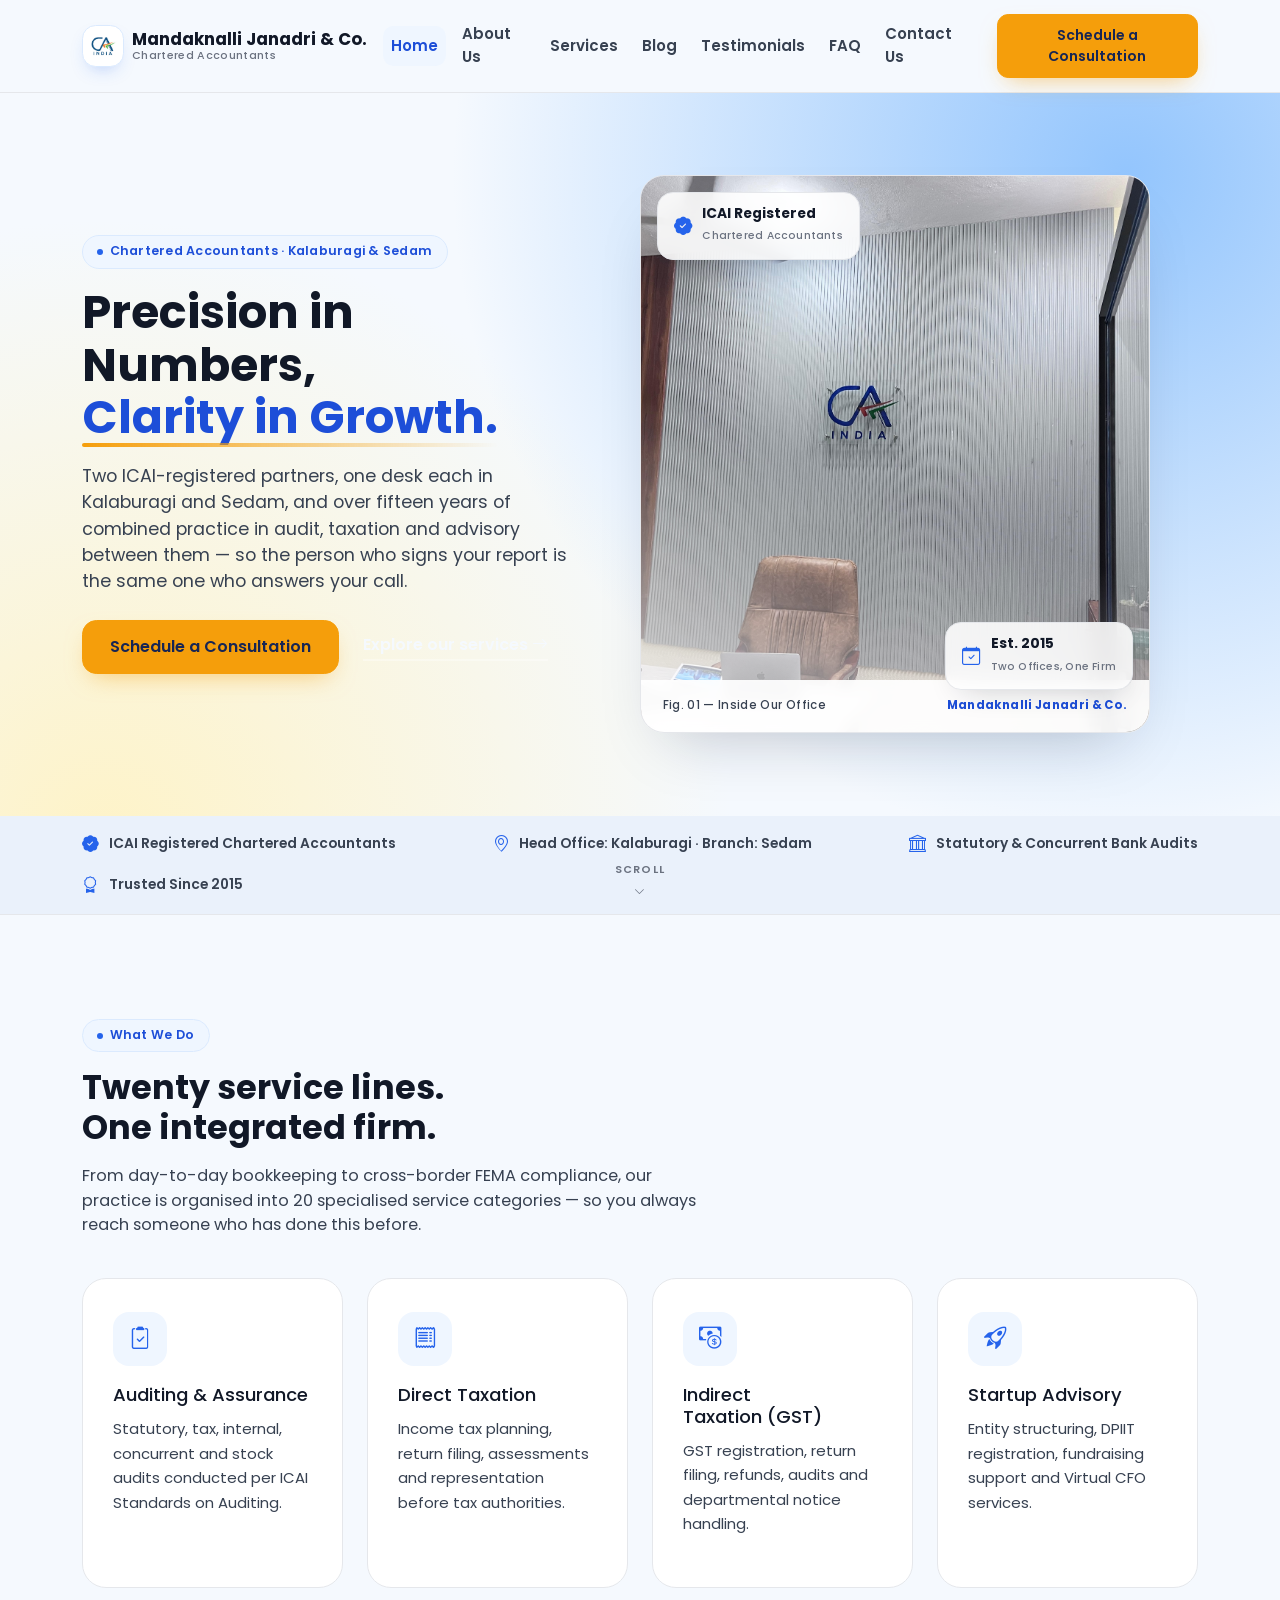
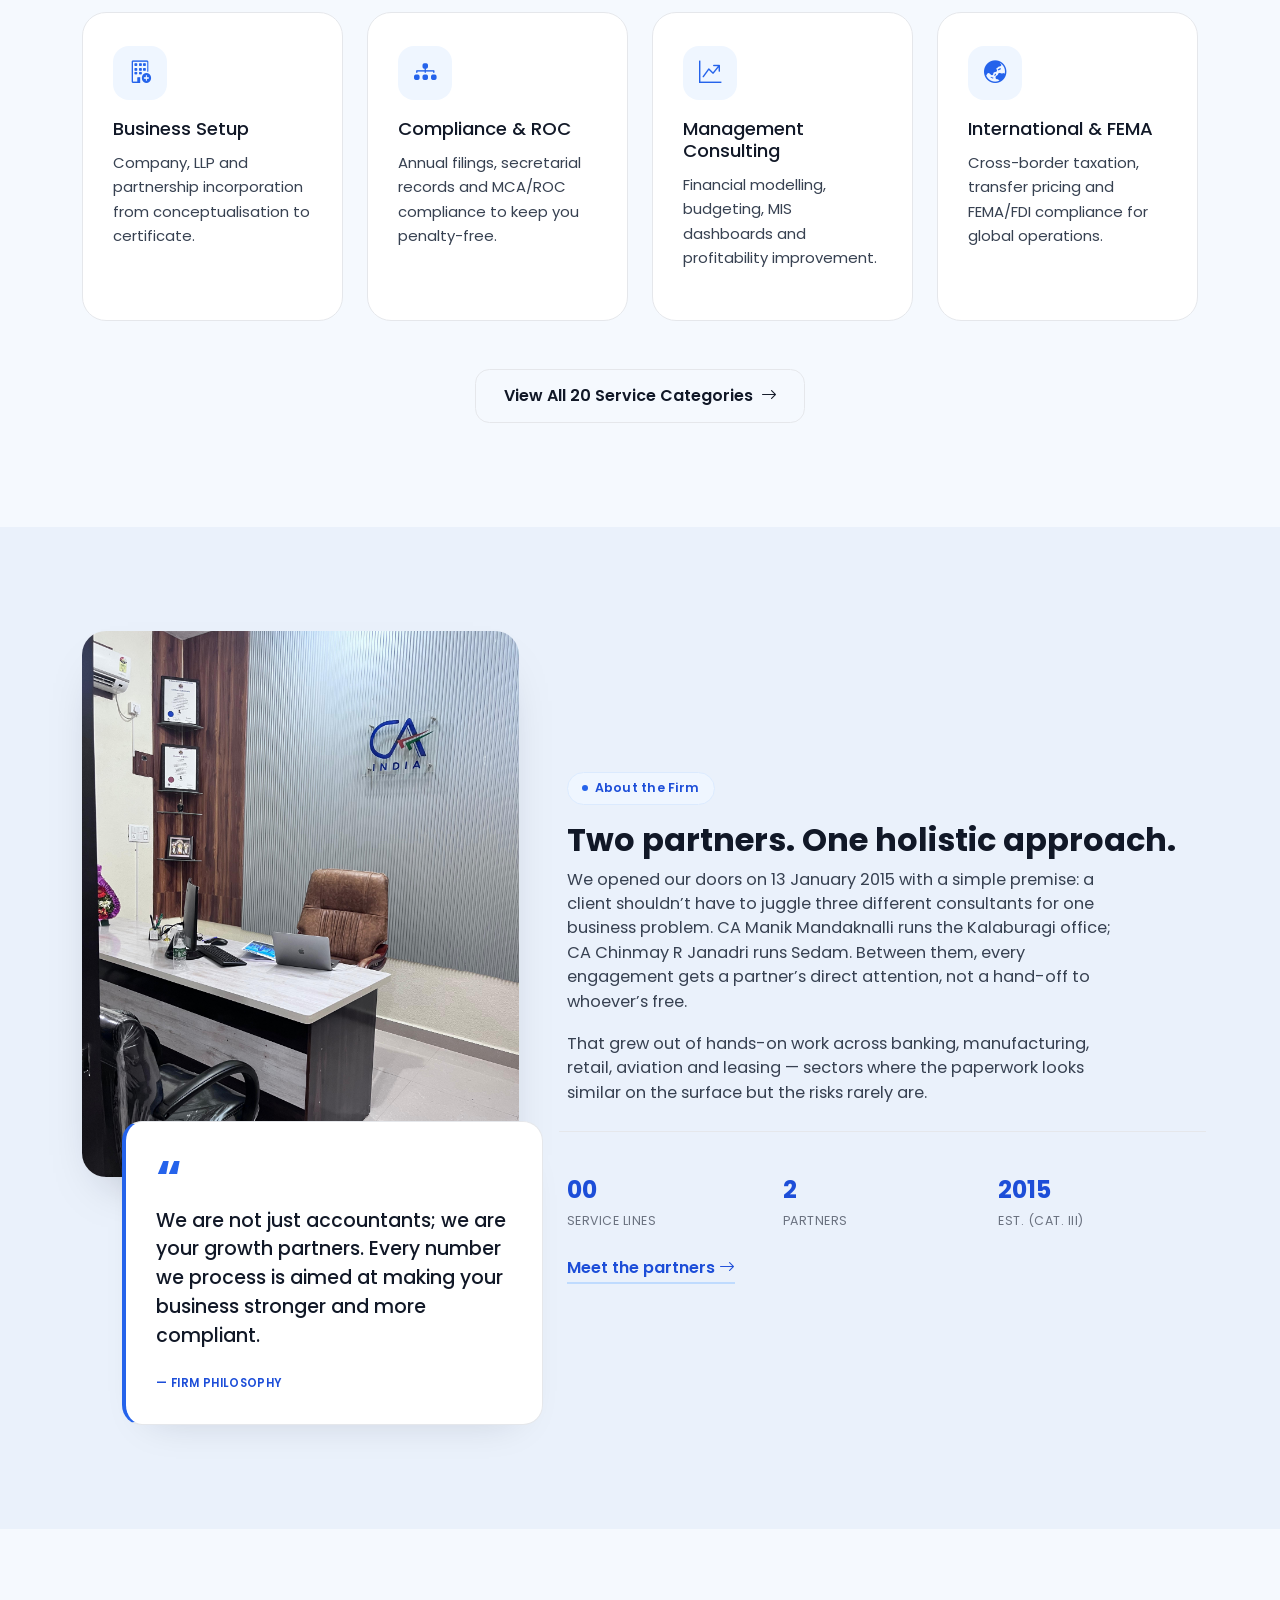
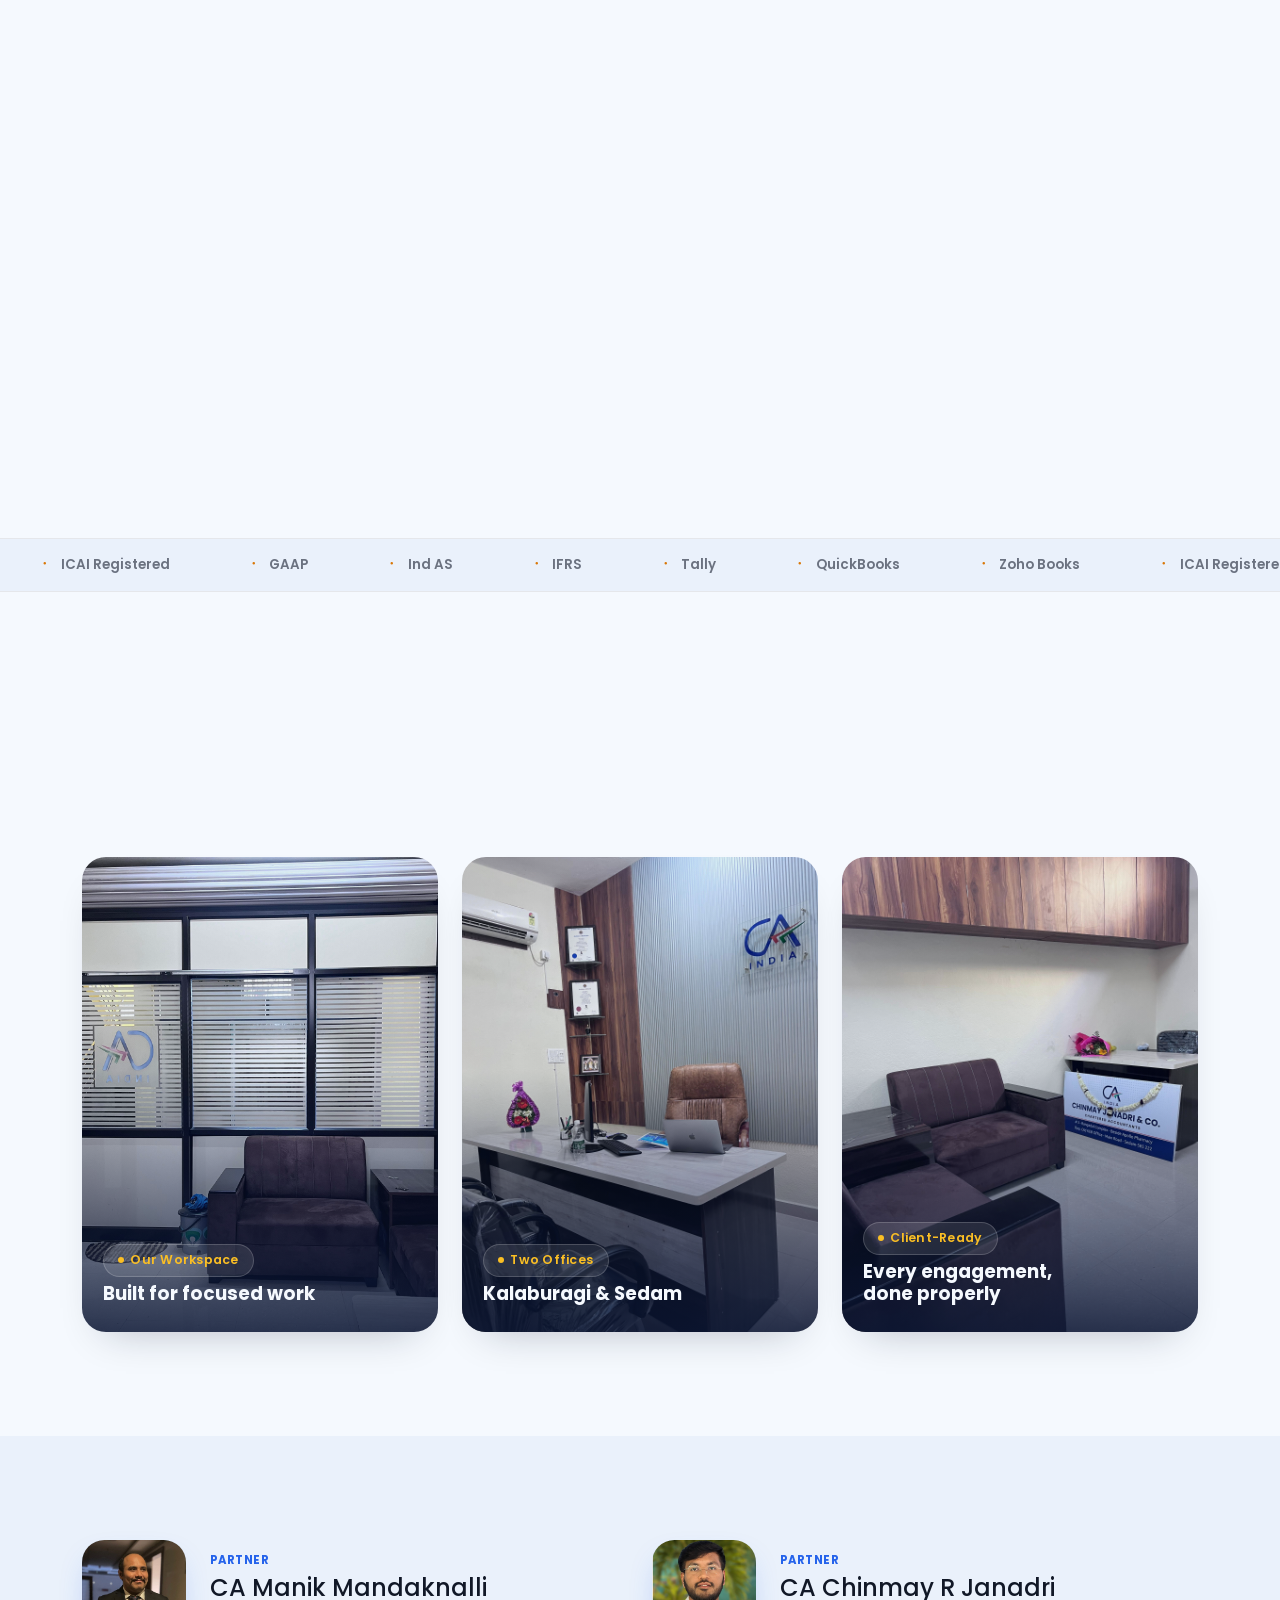
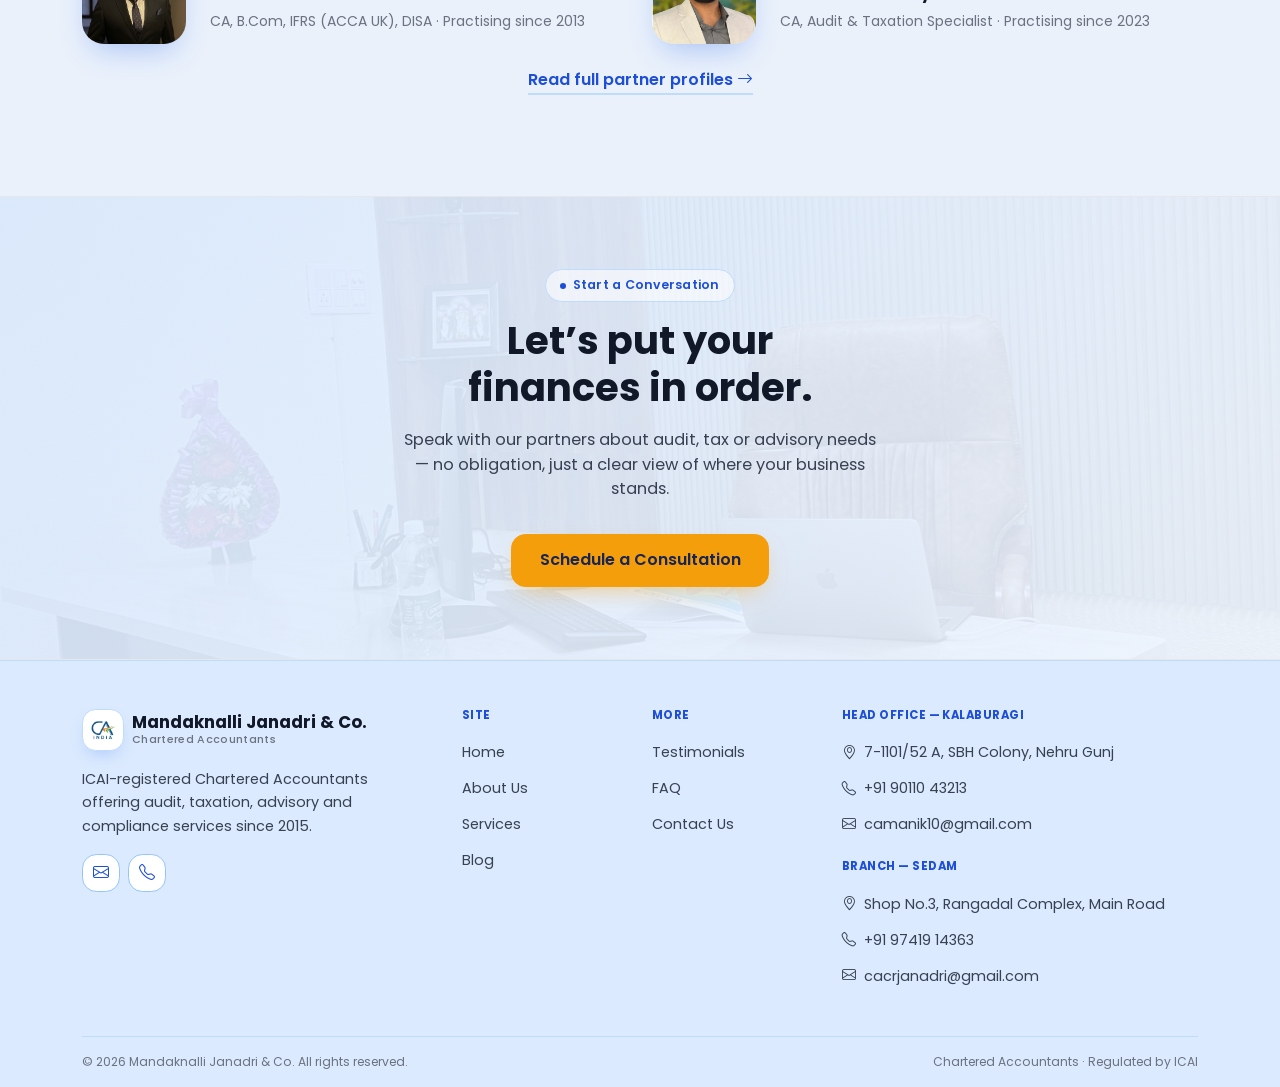
<file: index.html>
<!doctype html>
<html lang="en">
<head>
<meta charset="UTF-8" />
<meta name="viewport" content="width=device-width, initial-scale=1.0" />
<title>Mandaknalli Janadri &amp; Co. | Chartered Accountants</title>
<meta name="description" content="Mandaknalli Janadri &amp; Co. — ICAI-registered Chartered Accountants offering audit, taxation, advisory and compliance services from Kalaburagi and Sedam, Karnataka." />
<link rel="stylesheet" href="https://cdn.jsdelivr.net/npm/bootstrap@5.3.3/dist/css/bootstrap.min.css">
<link rel="stylesheet" href="https://cdn.jsdelivr.net/npm/bootstrap-icons@1.11.3/font/bootstrap-icons.css">
<link rel="preconnect" href="https://fonts.googleapis.com">
<link rel="preconnect" href="https://fonts.gstatic.com" crossorigin>
<link href="https://fonts.googleapis.com/css2?family=Poppins:wght@300;400;500;600;700&display=swap" rel="stylesheet">
<link rel="stylesheet" href="assets/style.css">
</head>
<body>

  <!-- ============================================================ NAVBAR -->
  <nav class="navbar navbar-expand-lg sticky-top" aria-label="Primary">
    <div class="container">
      <a class="navbar-brand d-flex align-items-center gap-2" href="index.html">
        <span class="navbar-brand-mark"><img src="assets/img/ca-india-logo.png" alt="CA India logo" loading="lazy" /></span>
        <span class="navbar-brand-text">
          <strong class="d-block">Mandaknalli Janadri &amp; Co.</strong>
          <span>Chartered Accountants</span>
        </span>
      </a>
      <button class="navbar-toggler" type="button" data-bs-toggle="collapse" data-bs-target="#mainNav" aria-controls="mainNav" aria-expanded="false" aria-label="Toggle navigation">
        <span class="navbar-toggler-icon"></span>
      </button>
      <div class="collapse navbar-collapse" id="mainNav">
        <ul class="navbar-nav ms-auto align-items-lg-center gap-lg-2">
          <li class="nav-item"><a class="nav-link" href="index.html">Home</a></li>
          <li class="nav-item"><a class="nav-link" href="about.html">About Us</a></li>
          <li class="nav-item"><a class="nav-link" href="services.html">Services</a></li>
          <li class="nav-item"><a class="nav-link" href="blog.html">Blog</a></li>
          <li class="nav-item"><a class="nav-link" href="testimonials.html">Testimonials</a></li>
          <li class="nav-item"><a class="nav-link" href="faq.html">FAQ</a></li>
          <li class="nav-item"><a class="nav-link" href="contact.html">Contact Us</a></li>
          <li class="nav-item ms-lg-3 mt-2 mt-lg-0">
            <a class="btn btn-gold btn-sm w-100" href="contact.html">Schedule a Consultation</a>
          </li>
        </ul>
      </div>
    </div>
  </nav>

  <main id="top">
    <!-- ============================================================ HERO -->
    <section class="bg-navy hero-section">
      <div class="container hero-grid">
        <div class="row align-items-center g-5">
          <div class="col-lg-6 hero-copy hero-anim">
            <span class="eyebrow eyebrow-invert">Chartered Accountants &middot; Kalaburagi &amp; Sedam</span>
            <h1>Precision in Numbers,<br /><em>Clarity in&nbsp;Growth<span class="underline-accent"></span>.</em></h1>
            <p class="lede">
              Two ICAI-registered partners, one desk each in Kalaburagi and Sedam, and over fifteen
              years of combined practice in audit, taxation and advisory between them — so the person
              who signs your report is the same one who answers your call.
            </p>
            <div class="d-flex align-items-center gap-4 flex-wrap">
              <a class="btn btn-gold" href="contact.html">Schedule a Consultation</a>
              <a class="link-arrow" href="services.html">Explore our services <i class="bi bi-arrow-right"></i></a>
            </div>
          </div>

          <div class="col-lg-6">
            <div class="hero-art">
              <img src="assets/img/office-cabin-desk.jpeg"
                   alt="Partner's cabin at the Mandaknalli Janadri & Co. office, with the CA India nameplate on the wall" loading="eager" />
              <div class="hero-art-overlay"></div>
              <div class="hero-float-card card-a">
                <i class="bi bi-patch-check-fill"></i>
                <div><strong>ICAI Registered</strong><span>Chartered Accountants</span></div>
              </div>
              <div class="hero-float-card card-b">
                <i class="bi bi-calendar-check"></i>
                <div><strong>Est. 2015</strong><span>Two Offices, One Firm</span></div>
              </div>
              <div class="hero-art-caption">
                <span>Fig. 01 &mdash; Inside Our Office</span>
                <strong>Mandaknalli Janadri &amp; Co.</strong>
              </div>
            </div>
          </div>
        </div>
      </div>

      <a href="#services" class="hero-scroll-cue" aria-label="Scroll to services">
        <span>Scroll</span>
        <i class="bi bi-chevron-down"></i>
      </a>

      <div class="trust-strip">
        <div class="container d-flex flex-wrap justify-content-between align-items-center gap-3 py-3">
          <div class="trust-item"><i class="bi bi-patch-check-fill"></i>ICAI Registered Chartered Accountants</div>
          <div class="trust-item"><i class="bi bi-geo-alt"></i>Head Office: Kalaburagi &middot; Branch: Sedam</div>
          <div class="trust-item"><i class="bi bi-bank"></i>Statutory &amp; Concurrent Bank Audits</div>
          <div class="trust-item"><i class="bi bi-award"></i>Trusted Since 2015</div>
        </div>
      </div>
    </section>

    <!-- ============================================================ SERVICES -->
    <section class="section-pad bg-surface" id="services">
      <div class="container">
        <div class="section-head reveal">
          <span class="eyebrow">What We Do</span>
          <h2>Twenty service lines. One integrated firm.</h2>
          <p>From day-to-day bookkeeping to cross-border FEMA compliance, our practice is organised
            into 20 specialised service categories — so you always reach someone who has done this before.</p>
        </div>

        <div class="row g-4 mt-2">
          <div class="col-md-6 col-lg-3" style="--stagger-i:0">
            <article class="service-card reveal">
              <div class="service-icon-badge"><i class="bi bi-clipboard2-check"></i></div>
              <h3 class="h5">Auditing &amp; Assurance</h3>
              <p>Statutory, tax, internal, concurrent and stock audits conducted per ICAI Standards on Auditing.</p>
            </article>
          </div>
          <div class="col-md-6 col-lg-3" style="--stagger-i:1">
            <article class="service-card reveal">
              <div class="service-icon-badge"><i class="bi bi-receipt"></i></div>
              <h3 class="h5">Direct Taxation</h3>
              <p>Income tax planning, return filing, assessments and representation before tax authorities.</p>
            </article>
          </div>
          <div class="col-md-6 col-lg-3" style="--stagger-i:2">
            <article class="service-card reveal">
              <div class="service-icon-badge"><i class="bi bi-cash-coin"></i></div>
              <h3 class="h5">Indirect Taxation (GST)</h3>
              <p>GST registration, return filing, refunds, audits and departmental notice handling.</p>
            </article>
          </div>
          <div class="col-md-6 col-lg-3" style="--stagger-i:3">
            <article class="service-card reveal">
              <div class="service-icon-badge"><i class="bi bi-rocket-takeoff"></i></div>
              <h3 class="h5">Startup Advisory</h3>
              <p>Entity structuring, DPIIT registration, fundraising support and Virtual CFO services.</p>
            </article>
          </div>
          <div class="col-md-6 col-lg-3" style="--stagger-i:4">
            <article class="service-card reveal">
              <div class="service-icon-badge"><i class="bi bi-building-add"></i></div>
              <h3 class="h5">Business Setup</h3>
              <p>Company, LLP and partnership incorporation from conceptualisation to certificate.</p>
            </article>
          </div>
          <div class="col-md-6 col-lg-3" style="--stagger-i:5">
            <article class="service-card reveal">
              <div class="service-icon-badge"><i class="bi bi-diagram-3-fill"></i></div>
              <h3 class="h5">Compliance &amp; ROC</h3>
              <p>Annual filings, secretarial records and MCA/ROC compliance to keep you penalty-free.</p>
            </article>
          </div>
          <div class="col-md-6 col-lg-3" style="--stagger-i:6">
            <article class="service-card reveal">
              <div class="service-icon-badge"><i class="bi bi-graph-up-arrow"></i></div>
              <h3 class="h5">Management Consulting</h3>
              <p>Financial modelling, budgeting, MIS dashboards and profitability improvement.</p>
            </article>
          </div>
          <div class="col-md-6 col-lg-3" style="--stagger-i:7">
            <article class="service-card reveal">
              <div class="service-icon-badge"><i class="bi bi-globe-asia-australia"></i></div>
              <h3 class="h5">International &amp; FEMA</h3>
              <p>Cross-border taxation, transfer pricing and FEMA/FDI compliance for global operations.</p>
            </article>
          </div>
        </div>

        <div class="text-center mt-5 reveal">
          <a class="btn btn-outline-brand" href="services.html">View All 20 Service Categories <i class="bi bi-arrow-right ms-1"></i></a>
        </div>
      </div>
    </section>

    <!-- ============================================================ ABOUT TEASER -->
    <section class="section-pad bg-soft" id="about">
      <div class="container">
        <div class="row g-5 align-items-center">
          <div class="col-lg-5 reveal">
            <div class="about-photo reveal-img">
              <img src="assets/img/office-desk-certificates.jpeg"
                   alt="A partner's desk with framed ICAI Certificate of Membership and Certificate of Practice on the wall" loading="lazy" />
            </div>
            <div class="about-figure-wrap">
              <div class="about-figure">
                <div class="quote-mark">&ldquo;</div>
                <p>We are not just accountants; we are your growth partners. Every number we process
                  is aimed at making your business stronger and more compliant.</p>
                <footer>— Firm Philosophy</footer>
              </div>
            </div>
          </div>

          <div class="col-lg-7 about-body reveal">
            <span class="eyebrow">About the Firm</span>
            <h2 class="mt-3">Two partners. One holistic approach.</h2>
            <p>
              We opened our doors on 13 January 2015 with a simple premise: a client shouldn&rsquo;t have
              to juggle three different consultants for one business problem. CA Manik Mandaknalli runs
              the Kalaburagi office; CA Chinmay R Janadri runs Sedam. Between them, every engagement gets
              a partner&rsquo;s direct attention, not a hand-off to whoever&rsquo;s free.
            </p>
            <p>
              That grew out of hands-on work across banking, manufacturing, retail, aviation and leasing —
              sectors where the paperwork looks similar on the surface but the risks rarely are.
            </p>
            <div class="row about-stats g-3">
              <div class="col-4"><strong class="count-up" data-count-to="20" data-count-pad="2">00</strong><span>Service Lines</span></div>
              <div class="col-4"><strong>2</strong><span>Partners</span></div>
              <div class="col-4"><strong>2015</strong><span>Est. (Cat.&nbsp;III)</span></div>
            </div>
            <a class="link-arrow dark mt-4 d-inline-block" href="about.html">Meet the partners <i class="bi bi-arrow-right"></i></a>
          </div>
        </div>
      </div>
    </section>

    <!-- ============================================================ WHO WE SERVE -->
    <section class="section-pad bg-surface" id="segments">
      <div class="container">
        <div class="section-head reveal">
          <span class="eyebrow">Who We Serve</span>
          <h2>Built for founders, funds and finance teams alike.</h2>
        </div>
        <div class="row g-4 mt-2">
          <div class="col-sm-6 col-lg-3" style="--stagger-i:0">
            <div class="segment-card reveal">
              <i class="bi bi-lightbulb"></i>
              <span class="tag d-block mt-2">Segment</span>
              <h4>Startups &amp; Founders</h4>
              <p>Incorporation, compliance, Virtual CFO services and fundraising support from day one.</p>
            </div>
          </div>
          <div class="col-sm-6 col-lg-3" style="--stagger-i:1">
            <div class="segment-card reveal">
              <i class="bi bi-bank"></i>
              <span class="tag d-block mt-2">Segment</span>
              <h4>Banks &amp; NBFCs</h4>
              <p>Statutory, concurrent and stock audits in association with leading nationalised banks.</p>
            </div>
          </div>
          <div class="col-sm-6 col-lg-3" style="--stagger-i:2">
            <div class="segment-card reveal">
              <i class="bi bi-building"></i>
              <span class="tag d-block mt-2">Segment</span>
              <h4>Companies &amp; Trusts</h4>
              <p>Internal audit, cash-flow monitoring and consultancy for public, private and trust entities.</p>
            </div>
          </div>
          <div class="col-sm-6 col-lg-3" style="--stagger-i:3">
            <div class="segment-card reveal">
              <i class="bi bi-person-badge"></i>
              <span class="tag d-block mt-2">Segment</span>
              <h4>Individuals &amp; Professionals</h4>
              <p>Personal tax planning, NRI taxation and wealth-related compliance.</p>
            </div>
          </div>
        </div>
      </div>
    </section>

    <!-- ============================================================ TICKER -->
    <div class="ticker">
      <div class="ticker-track">
        <div class="ticker-item"><i class="bi bi-dot"></i>ICAI Registered</div>
        <div class="ticker-item"><i class="bi bi-dot"></i>GAAP</div>
        <div class="ticker-item"><i class="bi bi-dot"></i>Ind AS</div>
        <div class="ticker-item"><i class="bi bi-dot"></i>IFRS</div>
        <div class="ticker-item"><i class="bi bi-dot"></i>Tally</div>
        <div class="ticker-item"><i class="bi bi-dot"></i>QuickBooks</div>
        <div class="ticker-item"><i class="bi bi-dot"></i>Zoho Books</div>
        <div class="ticker-item"><i class="bi bi-dot"></i>ICAI Registered</div>
        <div class="ticker-item"><i class="bi bi-dot"></i>GAAP</div>
        <div class="ticker-item"><i class="bi bi-dot"></i>Ind AS</div>
        <div class="ticker-item"><i class="bi bi-dot"></i>IFRS</div>
        <div class="ticker-item"><i class="bi bi-dot"></i>Tally</div>
        <div class="ticker-item"><i class="bi bi-dot"></i>QuickBooks</div>
        <div class="ticker-item"><i class="bi bi-dot"></i>Zoho Books</div>
      </div>
    </div>

    <!-- ============================================================ GALLERY -->
    <section class="section-pad bg-surface">
      <div class="container">
        <div class="section-head reveal">
          <span class="eyebrow">Life at the Firm</span>
          <h2>Discipline in the details, everywhere you look.</h2>
        </div>
        <div class="row g-4 mt-2">
          <div class="col-md-4" style="--stagger-i:0">
            <div class="gallery-card reveal-img">
              <img src="assets/img/office-waiting-area.jpeg" alt="Client waiting area at the Mandaknalli Janadri & Co. office" loading="lazy" />
              <div class="cap"><span class="eyebrow">Our Workspace</span><h4>Built for focused work</h4></div>
            </div>
          </div>
          <div class="col-md-4" style="--stagger-i:1">
            <div class="gallery-card reveal-img">
              <img src="assets/img/office-desk-wide.jpeg" alt="A partner's desk and cabin, with ICAI certificates framed on the wall" loading="lazy" />
              <div class="cap"><span class="eyebrow">Two Offices</span><h4>Kalaburagi &amp; Sedam</h4></div>
            </div>
          </div>
          <div class="col-md-4" style="--stagger-i:2">
            <div class="gallery-card reveal-img">
              <img src="assets/img/office-signage.jpeg" alt="Firm signage and reception desk at the Sedam branch office" loading="lazy" />
              <div class="cap"><span class="eyebrow">Client-Ready</span><h4>Every engagement, done properly</h4></div>
            </div>
          </div>
        </div>
      </div>
    </section>

    <!-- ============================================================ PARTNERS TEASER -->
    <section class="section-pad bg-soft partners-teaser">
      <div class="container">
        <div class="row g-4 reveal">
          <div class="col-md-6 d-flex align-items-center gap-4">
            <div class="leader-mark"><img src="assets/img/manik-mandaknalli.jpeg" alt="CA Manik Mandaknalli" loading="lazy" /></div>
            <div>
              <span class="role">Partner</span>
              <h3 class="h4">CA Manik Mandaknalli</h3>
              <p class="mb-0 small">CA, B.Com, IFRS (ACCA UK), DISA &middot; Practising since 2013</p>
            </div>
          </div>
          <div class="col-md-6 d-flex align-items-center gap-4">
            <div class="leader-mark"><img src="assets/img/chinmay-janadri.png" alt="CA Chinmay R Janadri" loading="lazy" style="object-position:top;" /></div>
            <div>
              <span class="role">Partner</span>
              <h3 class="h4">CA Chinmay R Janadri</h3>
              <p class="mb-0 small">CA, Audit &amp; Taxation Specialist &middot; Practising since 2023</p>
            </div>
          </div>
        </div>
        <div class="text-center mt-4 reveal">
          <a class="link-arrow dark" href="about.html">Read full partner profiles <i class="bi bi-arrow-right"></i></a>
        </div>
      </div>
    </section>

    <!-- ============================================================ CTA BAND -->
    <section class="cta-band text-center py-5">
      <div class="cta-bg" style="background-image:url('assets/img/office-desk-wide.jpeg');" aria-hidden="true"></div>
      <div class="cta-overlay" aria-hidden="true"></div>
      <div class="container py-4 reveal">
        <span class="eyebrow eyebrow-invert">Start a Conversation</span>
        <h2 class="mt-3">Let&rsquo;s put your finances in order.</h2>
        <p>Speak with our partners about audit, tax or advisory needs — no obligation, just a clear
          view of where your business stands.</p>
        <a class="btn btn-gold" href="contact.html">Schedule a Consultation</a>
      </div>
    </section>
  </main>

  <!-- ============================================================ FOOTER -->
  <footer class="site">
    <div class="container">
      <div class="row g-4 py-5">
        <div class="col-lg-4">
          <a href="index.html" class="navbar-brand d-flex align-items-center gap-2">
            <span class="navbar-brand-mark"><img src="assets/img/ca-india-logo.png" alt="CA India logo" loading="lazy" /></span>
            <span class="navbar-brand-text"><strong class="d-block">Mandaknalli Janadri &amp; Co.</strong><span>Chartered Accountants</span></span>
          </a>
          <p class="lead-text">ICAI-registered Chartered Accountants offering audit, taxation, advisory and compliance services since 2015.</p>
          <div class="footer-social d-flex gap-2 mt-3">
            <a href="mailto:cacrjanadri@gmail.com" aria-label="Email"><i class="bi bi-envelope"></i></a>
            <a href="tel:+919741914363" aria-label="Call"><i class="bi bi-telephone"></i></a>
          </div>
        </div>
        <div class="col-6 col-lg-2">
          <h5>Site</h5>
          <ul>
            <li><a href="index.html">Home</a></li>
            <li><a href="about.html">About Us</a></li>
            <li><a href="services.html">Services</a></li>
            <li><a href="blog.html">Blog</a></li>
          </ul>
        </div>
        <div class="col-6 col-lg-2">
          <h5>More</h5>
          <ul>
            <li><a href="testimonials.html">Testimonials</a></li>
            <li><a href="faq.html">FAQ</a></li>
            <li><a href="contact.html">Contact Us</a></li>
          </ul>
        </div>
        <div class="col-lg-4">
          <h5>Head Office &mdash; Kalaburagi</h5>
          <ul>
            <li><span><i class="bi bi-geo-alt me-1"></i> 7-1101/52 A, SBH Colony, Nehru Gunj</span></li>
            <li><a href="tel:+919011043213"><i class="bi bi-telephone me-1"></i> +91 90110 43213</a></li>
            <li><a href="mailto:camanik10@gmail.com"><i class="bi bi-envelope me-1"></i> camanik10@gmail.com</a></li>
          </ul>
          <h5 class="mt-4">Branch &mdash; Sedam</h5>
          <ul>
            <li><span><i class="bi bi-geo-alt me-1"></i> Shop No.3, Rangadal Complex, Main Road</span></li>
            <li><a href="tel:+919741914363"><i class="bi bi-telephone me-1"></i> +91 97419 14363</a></li>
            <li><a href="mailto:cacrjanadri@gmail.com"><i class="bi bi-envelope me-1"></i> cacrjanadri@gmail.com</a></li>
          </ul>
        </div>
      </div>
      <div class="footer-bottom d-flex flex-wrap justify-content-between gap-2 py-3">
        <span>&copy; 2026 Mandaknalli Janadri &amp; Co. All rights reserved.</span>
        <span>Chartered Accountants &middot; Regulated by ICAI</span>
      </div>
    </div>
  </footer>

  <!-- ============================================================ MOBILE STICKY CTA -->
  <div class="mobile-cta-bar">
    <a class="btn btn-outline-brand btn-sm flex-fill" href="tel:+919741914363"><i class="bi bi-telephone me-1"></i>Call</a>
    <a class="btn btn-gold btn-sm flex-fill" href="contact.html"><i class="bi bi-calendar-check me-1"></i>Schedule a Consultation</a>
  </div>

  <script src="https://cdn.jsdelivr.net/npm/bootstrap@5.3.3/dist/js/bootstrap.bundle.min.js"></script>
  <script src="assets/app.js"></script>
</body>
</html>
</file>
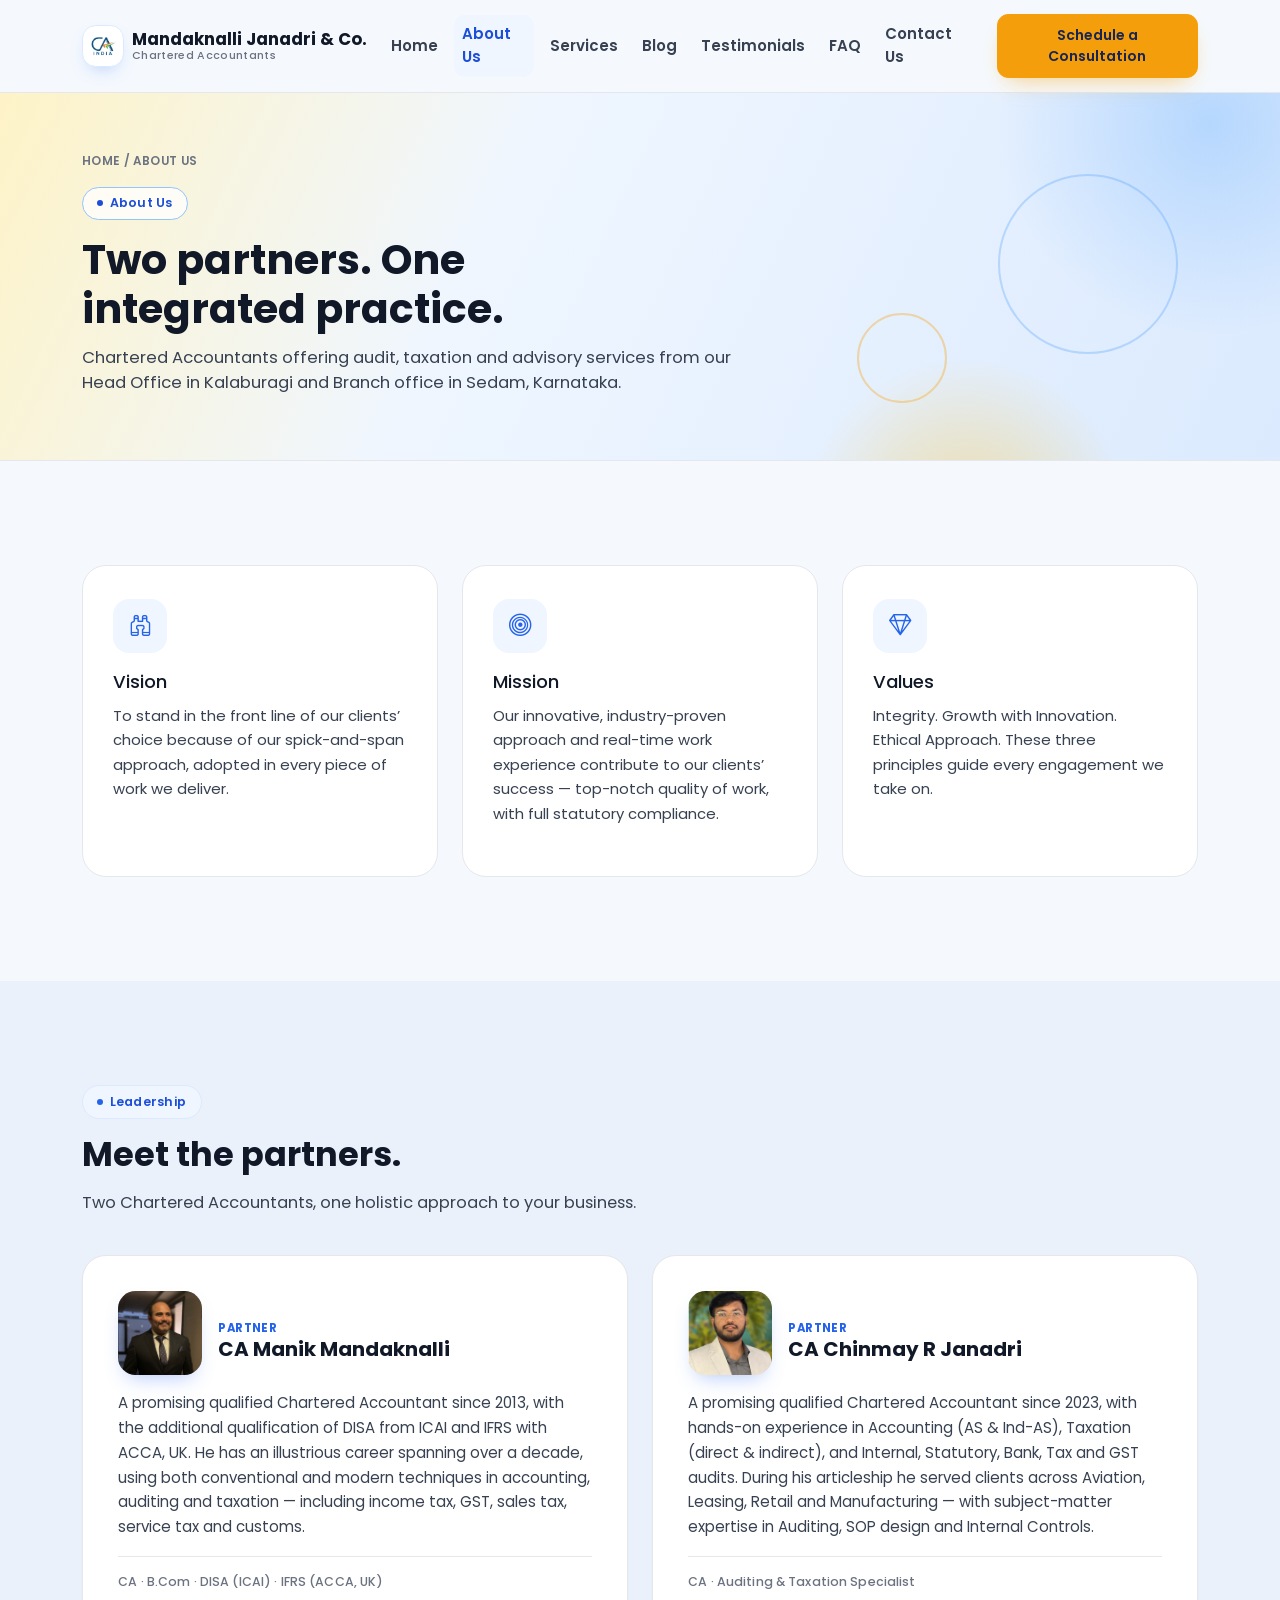
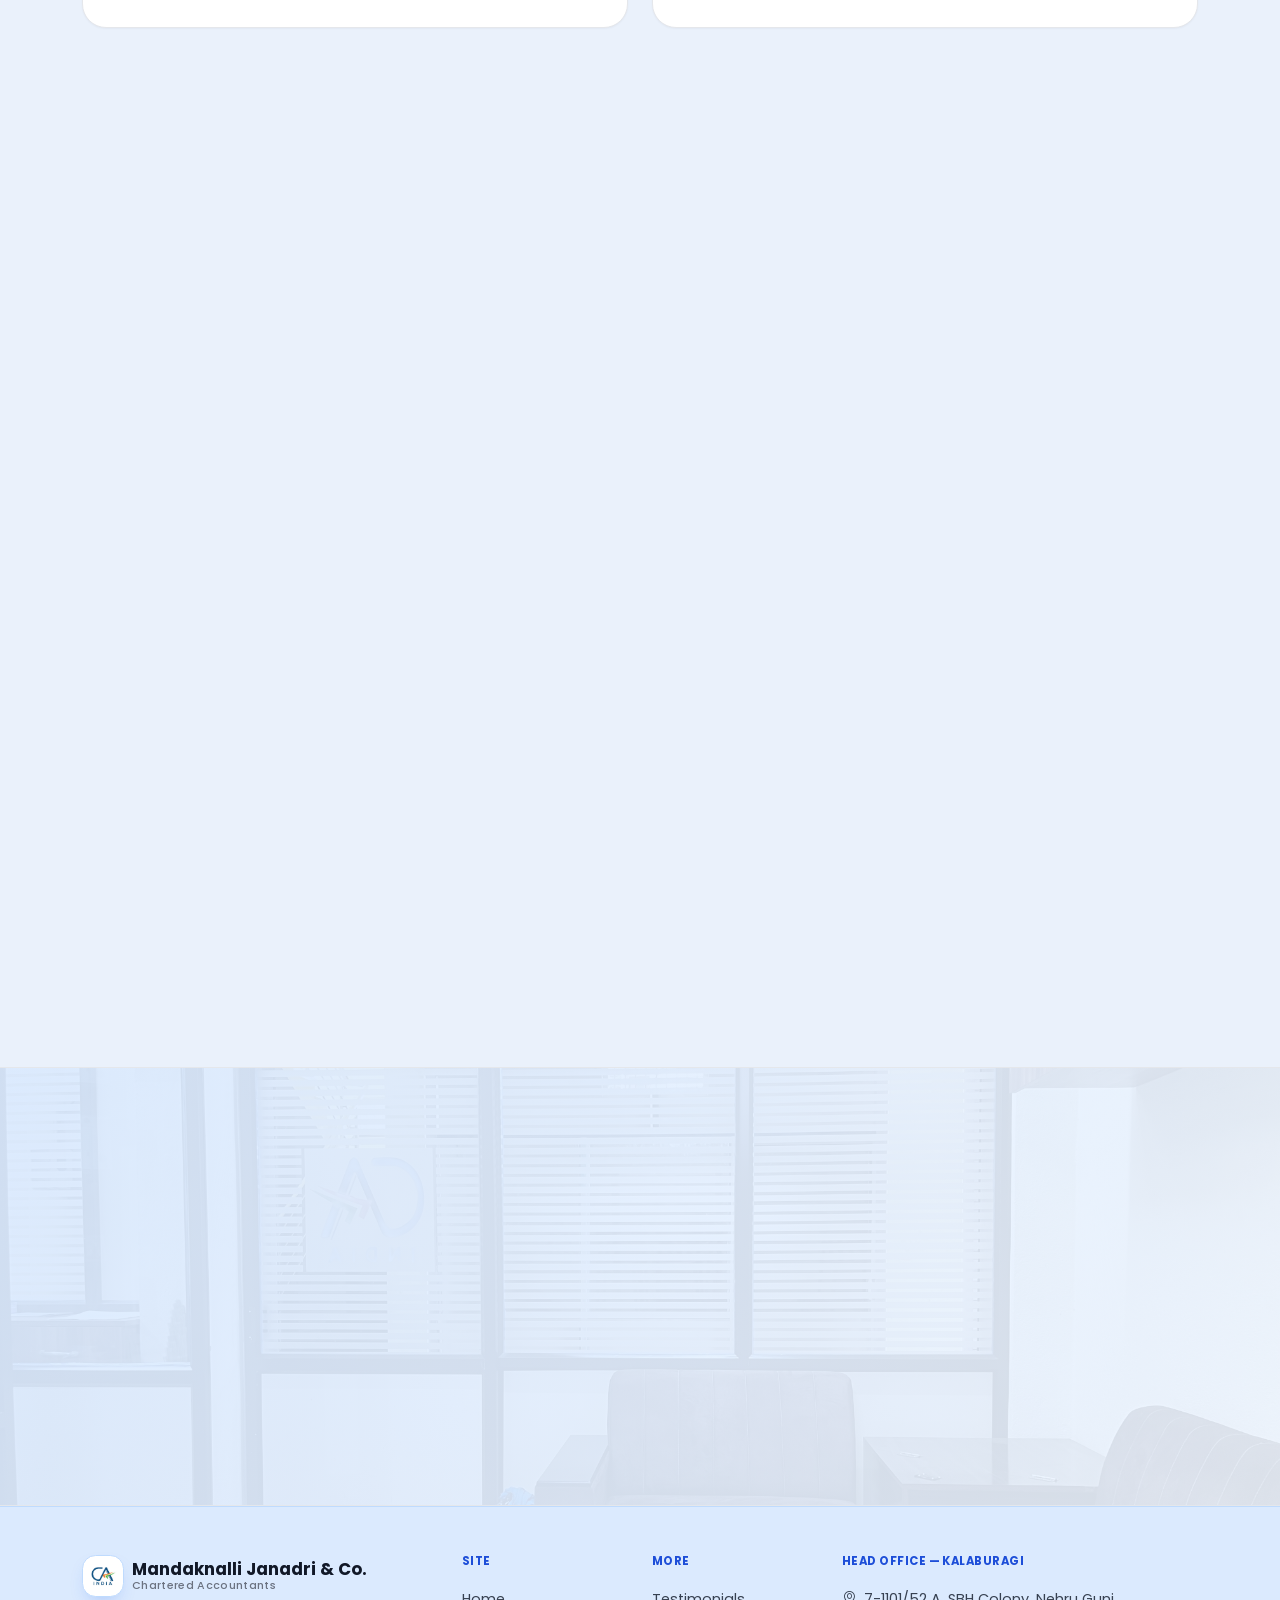
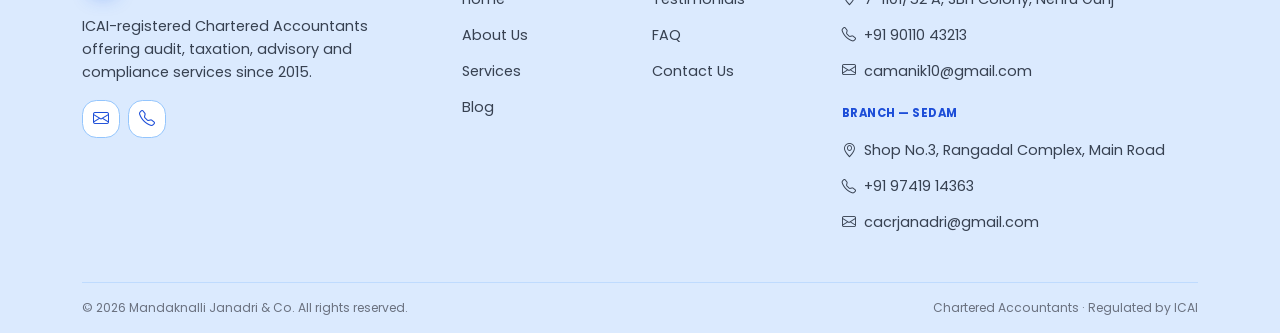
<file: about.html>
<!doctype html>
<html lang="en">
<head>
<meta charset="UTF-8" />
<meta name="viewport" content="width=device-width, initial-scale=1.0" />
<title>About Us | Mandaknalli Janadri &amp; Co.</title>
<meta name="description" content="Meet CA Manik Mandaknalli and CA Chinmay R Janadri, the partners behind Mandaknalli Janadri &amp; Co. — our vision, mission, values, and track record." />
<link rel="stylesheet" href="https://cdn.jsdelivr.net/npm/bootstrap@5.3.3/dist/css/bootstrap.min.css">
<link rel="stylesheet" href="https://cdn.jsdelivr.net/npm/bootstrap-icons@1.11.3/font/bootstrap-icons.css">
<link rel="preconnect" href="https://fonts.googleapis.com">
<link rel="preconnect" href="https://fonts.gstatic.com" crossorigin>
<link href="https://fonts.googleapis.com/css2?family=Poppins:wght@300;400;500;600;700&display=swap" rel="stylesheet">
<link rel="stylesheet" href="assets/style.css">
</head>
<body>

  <!-- ============================================================ NAVBAR -->
  <nav class="navbar navbar-expand-lg sticky-top" aria-label="Primary">
    <div class="container">
      <a class="navbar-brand d-flex align-items-center gap-2" href="index.html">
        <span class="navbar-brand-mark"><img src="assets/img/ca-india-logo.png" alt="CA India logo" loading="lazy" /></span>
        <span class="navbar-brand-text">
          <strong class="d-block">Mandaknalli Janadri &amp; Co.</strong>
          <span>Chartered Accountants</span>
        </span>
      </a>
      <button class="navbar-toggler" type="button" data-bs-toggle="collapse" data-bs-target="#mainNav" aria-controls="mainNav" aria-expanded="false" aria-label="Toggle navigation">
        <span class="navbar-toggler-icon"></span>
      </button>
      <div class="collapse navbar-collapse" id="mainNav">
        <ul class="navbar-nav ms-auto align-items-lg-center gap-lg-2">
          <li class="nav-item"><a class="nav-link" href="index.html">Home</a></li>
          <li class="nav-item"><a class="nav-link" href="about.html">About Us</a></li>
          <li class="nav-item"><a class="nav-link" href="services.html">Services</a></li>
          <li class="nav-item"><a class="nav-link" href="blog.html">Blog</a></li>
          <li class="nav-item"><a class="nav-link" href="testimonials.html">Testimonials</a></li>
          <li class="nav-item"><a class="nav-link" href="faq.html">FAQ</a></li>
          <li class="nav-item"><a class="nav-link" href="contact.html">Contact Us</a></li>
          <li class="nav-item ms-lg-3 mt-2 mt-lg-0">
            <a class="btn btn-gold btn-sm w-100" href="contact.html">Schedule a Consultation</a>
          </li>
        </ul>
      </div>
    </div>
  </nav>

  <main>
    <!-- ============================================================ PAGE HERO -->
    <section class="page-hero">
      <span class="ring r1" aria-hidden="true"></span><span class="ring r2" aria-hidden="true"></span>
      <div class="container reveal">
        <div class="crumb"><a href="index.html">Home</a> / About Us</div>
        <span class="eyebrow">About Us</span>
        <h1>Two partners. One integrated practice.</h1>
        <p>Chartered Accountants offering audit, taxation and advisory services from our Head Office
          in Kalaburagi and Branch office in Sedam, Karnataka.</p>
      </div>
    </section>

    <!-- ============================================================ VISION / MISSION / VALUES -->
    <section class="section-pad bg-surface">
      <div class="container">
        <div class="row g-4">
          <div class="col-md-4" style="--stagger-i:0">
            <article class="service-card reveal h-100">
              <div class="service-icon-badge"><i class="bi bi-binoculars"></i></div>
              <h3 class="h5">Vision</h3>
              <p>To stand in the front line of our clients&rsquo; choice because of our spick-and-span
                approach, adopted in every piece of work we deliver.</p>
            </article>
          </div>
          <div class="col-md-4" style="--stagger-i:1">
            <article class="service-card reveal h-100">
              <div class="service-icon-badge"><i class="bi bi-bullseye"></i></div>
              <h3 class="h5">Mission</h3>
              <p>Our innovative, industry-proven approach and real-time work experience contribute
                to our clients&rsquo; success — top-notch quality of work, with full statutory compliance.</p>
            </article>
          </div>
          <div class="col-md-4" style="--stagger-i:2">
            <article class="service-card reveal h-100">
              <div class="service-icon-badge"><i class="bi bi-gem"></i></div>
              <h3 class="h5">Values</h3>
              <p>Integrity. Growth with Innovation. Ethical Approach. These three principles guide
                every engagement we take on.</p>
            </article>
          </div>
        </div>
      </div>
    </section>

    <!-- ============================================================ PARTNERS -->
    <section class="section-pad bg-soft">
      <div class="container">
        <div class="section-head reveal">
          <span class="eyebrow">Leadership</span>
          <h2>Meet the partners.</h2>
          <p>Two Chartered Accountants, one holistic approach to your business.</p>
        </div>
        <div class="row g-4 mt-2">
          <div class="col-lg-6" style="--stagger-i:0">
            <article class="partner-card reveal">
              <div class="d-flex align-items-center gap-3">
                <div class="partner-mark"><img src="assets/img/manik-mandaknalli.jpeg" alt="CA Manik Mandaknalli" loading="lazy" /></div>
                <div>
                  <span class="role mb-0">Partner</span>
                  <h3 class="mb-0">CA Manik Mandaknalli</h3>
                </div>
              </div>
              <p class="mt-3">
                A promising qualified Chartered Accountant since 2013, with the additional
                qualification of DISA from ICAI and IFRS with ACCA, UK. He has an illustrious career
                spanning over a decade, using both conventional and modern techniques in accounting,
                auditing and taxation — including income tax, GST, sales tax, service tax and customs.
              </p>
              <div class="creds">CA &middot; B.Com &middot; DISA (ICAI) &middot; IFRS (ACCA, UK)</div>
            </article>
          </div>
          <div class="col-lg-6" style="--stagger-i:1">
            <article class="partner-card reveal">
              <div class="d-flex align-items-center gap-3">
                <div class="partner-mark"><img src="assets/img/chinmay-janadri.png" alt="CA Chinmay R Janadri" loading="lazy" style="object-position:top;" /></div>
                <div>
                  <span class="role mb-0">Partner</span>
                  <h3 class="mb-0">CA Chinmay R Janadri</h3>
                </div>
              </div>
              <p class="mt-3">
                A promising qualified Chartered Accountant since 2023, with hands-on experience in
                Accounting (AS &amp; Ind-AS), Taxation (direct &amp; indirect), and Internal, Statutory,
                Bank, Tax and GST audits. During his articleship he served clients across Aviation,
                Leasing, Retail and Manufacturing — with subject-matter expertise in Auditing, SOP
                design and Internal Controls.
              </p>
              <div class="creds">CA &middot; Auditing &amp; Taxation Specialist</div>
            </article>
          </div>
        </div>
      </div>
    </section>

    <!-- ============================================================ AUDIT CLIENT HISTORY -->
    <section class="section-pad bg-soft">
      <div class="container">
        <div class="section-head reveal">
          <span class="eyebrow">Track Record</span>
          <h2>Audit work in association with other firms.</h2>
          <p>A selection of banking and corporate audit engagements our partners have contributed to.</p>
        </div>

        <div class="row g-4 mt-2">
          <div class="col-lg-6 reveal">
            <h3 class="h6 text-uppercase font-mono" style="letter-spacing:.06em;color:var(--ink-500);">Banking</h3>
            <div class="table-responsive">
              <table class="history-table">
                <thead><tr><th>Bank</th><th>Branch</th><th>Nature</th></tr></thead>
                <tbody>
                  <tr><td>State Bank of India</td><td>Katihar, DRM Office &amp; Hati</td><td>Statutory Audit</td></tr>
                  <tr><td>State Bank of India</td><td>Boarijare &amp; Biharsharif</td><td>Statutory Audit</td></tr>
                  <tr><td>Syndicate Bank</td><td>Lonavala, Pune</td><td>Concurrent Audit</td></tr>
                  <tr><td>Canara Bank</td><td>Lonavala, Pune</td><td>Concurrent Audit</td></tr>
                  <tr><td>Union Bank of India</td><td>Overseas, Mumbai</td><td>Stock Audit</td></tr>
                  <tr><td>Bank of Baroda</td><td>Sangli, Kolhapur</td><td>Stock Audit</td></tr>
                  <tr><td>Bank of Maharashtra</td><td>Pimpri, Pune</td><td>Security Verification</td></tr>
                  <tr><td>Indian Overseas Bank</td><td>Jamshedpur</td><td>Concurrent Audit</td></tr>
                </tbody>
              </table>
            </div>
          </div>
          <div class="col-lg-6 reveal">
            <h3 class="h6 text-uppercase font-mono" style="letter-spacing:.06em;color:var(--ink-500);">Companies &amp; Trusts</h3>
            <div class="table-responsive">
              <table class="history-table">
                <thead><tr><th>Entity</th><th>Location</th><th>Nature</th></tr></thead>
                <tbody>
                  <tr><td>Greatwall Corporate Services Pvt Ltd.</td><td>Pune</td><td>Cash Flow Monitoring</td></tr>
                  <tr><td>Gloria Engineering</td><td>Pune</td><td>Cash Flow &amp; Internal Audit</td></tr>
                  <tr><td>Aditypur Tollways Ltd.</td><td>Jamshedpur</td><td>Consultancy</td></tr>
                  <tr><td>Vodafone Spacetel Ltd.</td><td>Jamshedpur</td><td>Internal Audit</td></tr>
                  <tr><td>Bharat Sanchar Nigam Ltd.</td><td>Dimapur Circle</td><td>Internal Audit</td></tr>
                  <tr><td>APPL Industries Ltd.</td><td>Hinjewadi, Pune</td><td>Internal Audit</td></tr>
                  <tr><td>Indrayani Sanstha (Trust)</td><td>Vishrantwadi, Pune</td><td>Internal Audit</td></tr>
                </tbody>
              </table>
            </div>
          </div>
        </div>
      </div>
    </section>

    <!-- ============================================================ CTA BAND -->
    <section class="cta-band text-center py-5">
      <div class="cta-bg" style="background-image:url('assets/img/office-waiting-area.jpeg');" aria-hidden="true"></div>
      <div class="cta-overlay" aria-hidden="true"></div>
      <div class="container py-4 reveal">
        <span class="eyebrow eyebrow-invert">Work With Us</span>
        <h2 class="mt-3">Ready to talk to a partner directly?</h2>
        <p>No call centres, no junior hand-offs — every engagement is led by CA Manik Mandaknalli
          or CA Chinmay R Janadri.</p>
        <a class="btn btn-gold" href="contact.html">Schedule a Consultation</a>
      </div>
    </section>
  </main>

  <!-- ============================================================ FOOTER -->
  <footer class="site">
    <div class="container">
      <div class="row g-4 py-5">
        <div class="col-lg-4">
          <a href="index.html" class="navbar-brand d-flex align-items-center gap-2">
            <span class="navbar-brand-mark"><img src="assets/img/ca-india-logo.png" alt="CA India logo" loading="lazy" /></span>
            <span class="navbar-brand-text"><strong class="d-block">Mandaknalli Janadri &amp; Co.</strong><span>Chartered Accountants</span></span>
          </a>
          <p class="lead-text">ICAI-registered Chartered Accountants offering audit, taxation, advisory and compliance services since 2015.</p>
          <div class="footer-social d-flex gap-2 mt-3">
            <a href="mailto:cacrjanadri@gmail.com" aria-label="Email"><i class="bi bi-envelope"></i></a>
            <a href="tel:+919741914363" aria-label="Call"><i class="bi bi-telephone"></i></a>
          </div>
        </div>
        <div class="col-6 col-lg-2">
          <h5>Site</h5>
          <ul>
            <li><a href="index.html">Home</a></li>
            <li><a href="about.html">About Us</a></li>
            <li><a href="services.html">Services</a></li>
            <li><a href="blog.html">Blog</a></li>
          </ul>
        </div>
        <div class="col-6 col-lg-2">
          <h5>More</h5>
          <ul>
            <li><a href="testimonials.html">Testimonials</a></li>
            <li><a href="faq.html">FAQ</a></li>
            <li><a href="contact.html">Contact Us</a></li>
          </ul>
        </div>
        <div class="col-lg-4">
          <h5>Head Office &mdash; Kalaburagi</h5>
          <ul>
            <li><span><i class="bi bi-geo-alt me-1"></i> 7-1101/52 A, SBH Colony, Nehru Gunj</span></li>
            <li><a href="tel:+919011043213"><i class="bi bi-telephone me-1"></i> +91 90110 43213</a></li>
            <li><a href="mailto:camanik10@gmail.com"><i class="bi bi-envelope me-1"></i> camanik10@gmail.com</a></li>
          </ul>
          <h5 class="mt-4">Branch &mdash; Sedam</h5>
          <ul>
            <li><span><i class="bi bi-geo-alt me-1"></i> Shop No.3, Rangadal Complex, Main Road</span></li>
            <li><a href="tel:+919741914363"><i class="bi bi-telephone me-1"></i> +91 97419 14363</a></li>
            <li><a href="mailto:cacrjanadri@gmail.com"><i class="bi bi-envelope me-1"></i> cacrjanadri@gmail.com</a></li>
          </ul>
        </div>
      </div>
      <div class="footer-bottom d-flex flex-wrap justify-content-between gap-2 py-3">
        <span>&copy; 2026 Mandaknalli Janadri &amp; Co. All rights reserved.</span>
        <span>Chartered Accountants &middot; Regulated by ICAI</span>
      </div>
    </div>
  </footer>

  <!-- ============================================================ MOBILE STICKY CTA -->
  <div class="mobile-cta-bar">
    <a class="btn btn-outline-brand btn-sm flex-fill" href="tel:+919741914363"><i class="bi bi-telephone me-1"></i>Call</a>
    <a class="btn btn-gold btn-sm flex-fill" href="contact.html"><i class="bi bi-calendar-check me-1"></i>Schedule a Consultation</a>
  </div>

  <script src="https://cdn.jsdelivr.net/npm/bootstrap@5.3.3/dist/js/bootstrap.bundle.min.js"></script>
  <script src="assets/app.js"></script>
</body>
</html>
</file>
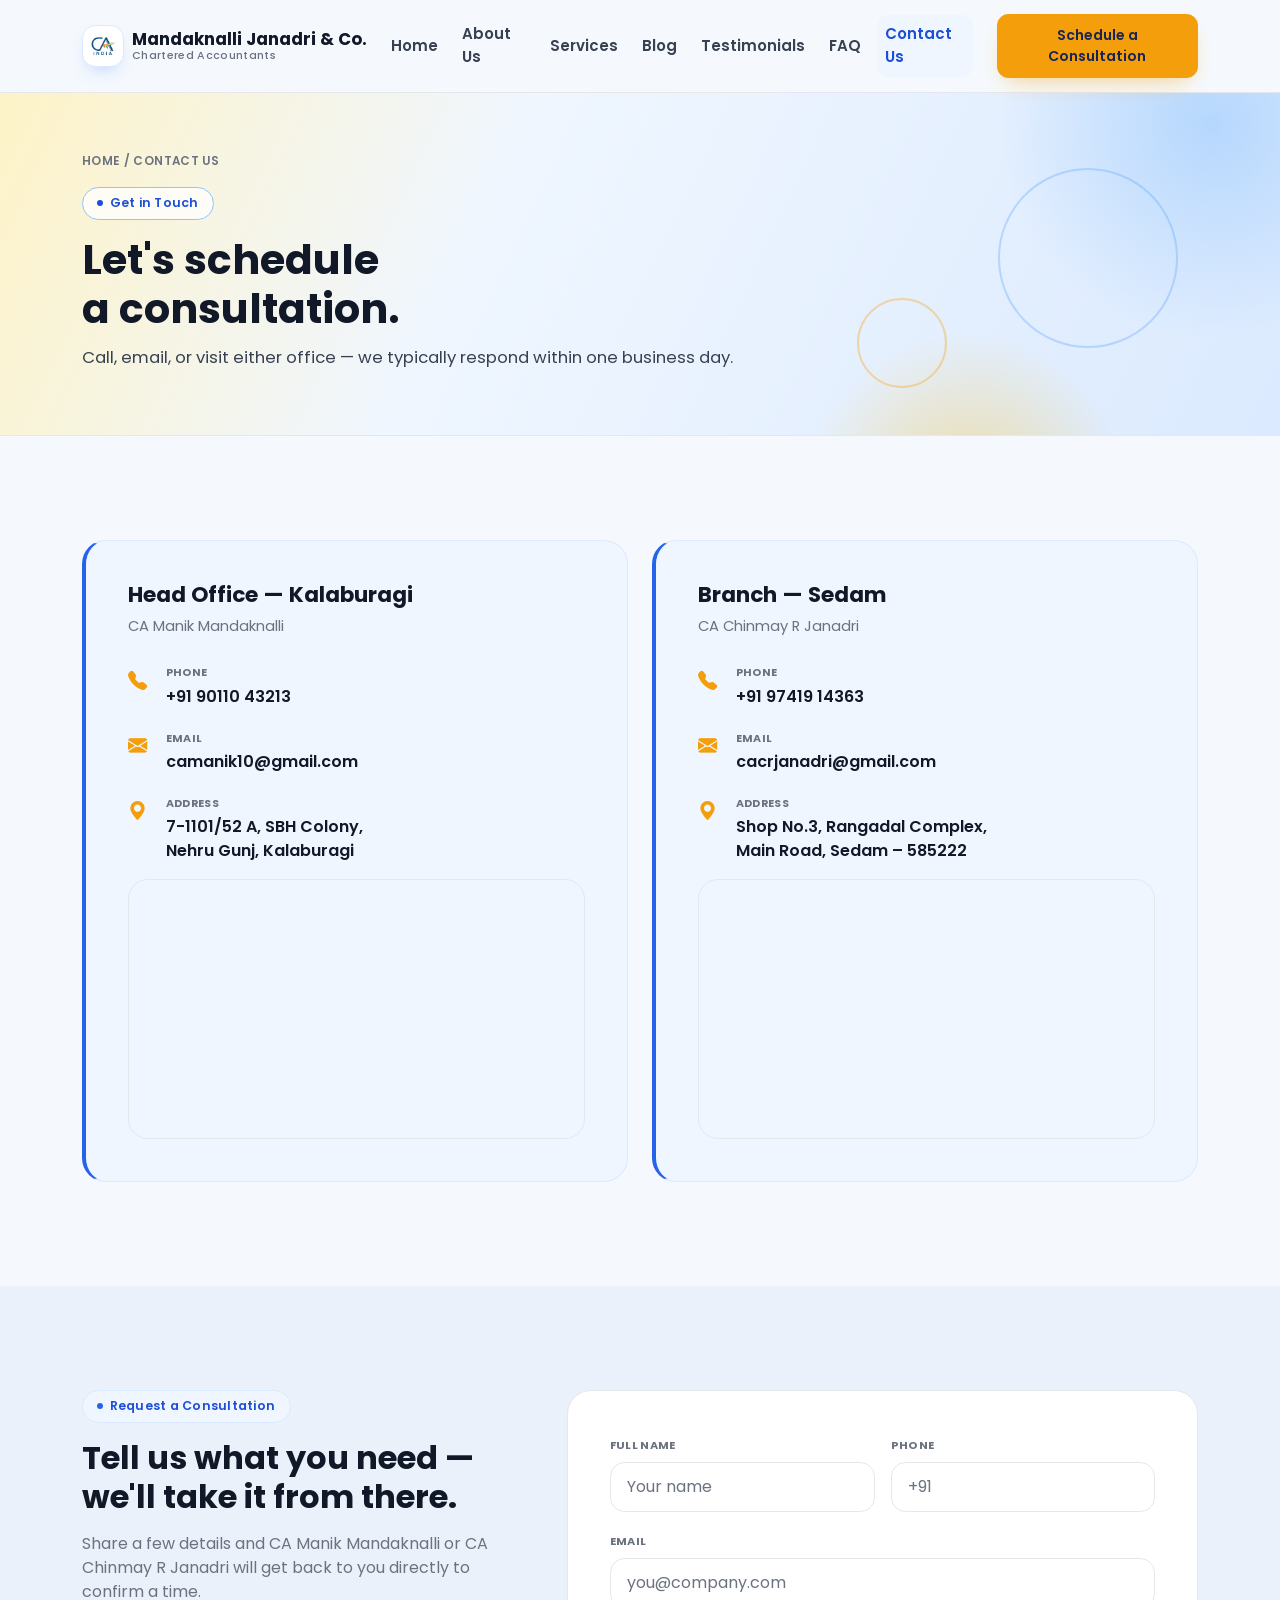
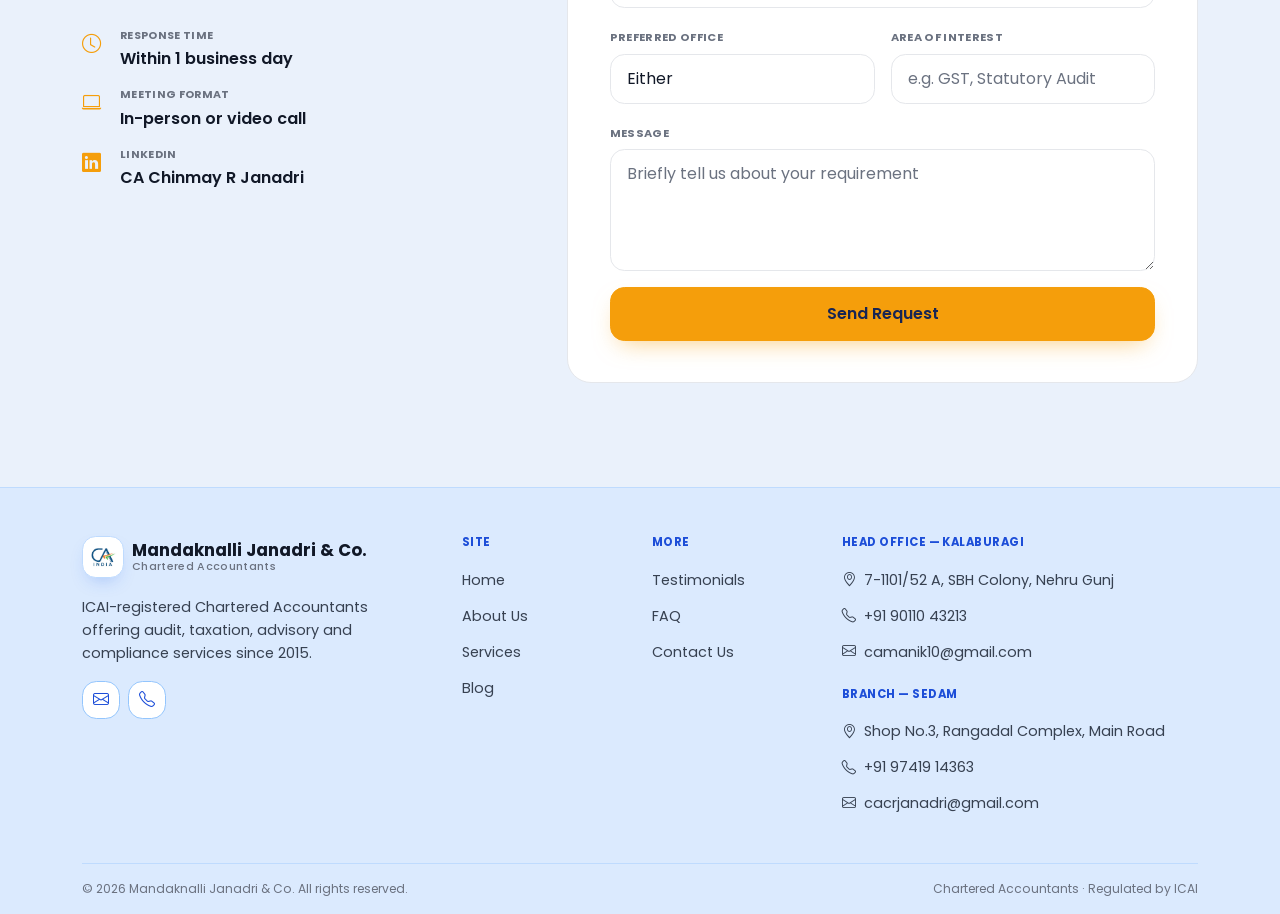
<file: contact.html>
<!doctype html>
<html lang="en">
<head>
<meta charset="UTF-8" />
<meta name="viewport" content="width=device-width, initial-scale=1.0" />
<title>Contact Us | Mandaknalli Janadri &amp; Co.</title>
<meta name="description" content="Reach Mandaknalli Janadri &amp; Co. at our Head Office in Kalaburagi or Branch office in Sedam, Karnataka. Schedule a consultation with a partner directly." />
<link rel="stylesheet" href="https://cdn.jsdelivr.net/npm/bootstrap@5.3.3/dist/css/bootstrap.min.css">
<link rel="stylesheet" href="https://cdn.jsdelivr.net/npm/bootstrap-icons@1.11.3/font/bootstrap-icons.css">
<link rel="preconnect" href="https://fonts.googleapis.com">
<link rel="preconnect" href="https://fonts.gstatic.com" crossorigin>
<link href="https://fonts.googleapis.com/css2?family=Poppins:wght@300;400;500;600;700&display=swap" rel="stylesheet">
<link rel="stylesheet" href="assets/style.css">
</head>
<body>

  <!-- ============================================================ NAVBAR -->
  <nav class="navbar navbar-expand-lg sticky-top" aria-label="Primary">
    <div class="container">
      <a class="navbar-brand d-flex align-items-center gap-2" href="index.html">
        <span class="navbar-brand-mark"><img src="assets/img/ca-india-logo.png" alt="CA India logo" loading="lazy" /></span>
        <span class="navbar-brand-text">
          <strong class="d-block">Mandaknalli Janadri &amp; Co.</strong>
          <span>Chartered Accountants</span>
        </span>
      </a>
      <button class="navbar-toggler" type="button" data-bs-toggle="collapse" data-bs-target="#mainNav" aria-controls="mainNav" aria-expanded="false" aria-label="Toggle navigation">
        <span class="navbar-toggler-icon"></span>
      </button>
      <div class="collapse navbar-collapse" id="mainNav">
        <ul class="navbar-nav ms-auto align-items-lg-center gap-lg-2">
          <li class="nav-item"><a class="nav-link" href="index.html">Home</a></li>
          <li class="nav-item"><a class="nav-link" href="about.html">About Us</a></li>
          <li class="nav-item"><a class="nav-link" href="services.html">Services</a></li>
          <li class="nav-item"><a class="nav-link" href="blog.html">Blog</a></li>
          <li class="nav-item"><a class="nav-link" href="testimonials.html">Testimonials</a></li>
          <li class="nav-item"><a class="nav-link" href="faq.html">FAQ</a></li>
          <li class="nav-item"><a class="nav-link" href="contact.html">Contact Us</a></li>
          <li class="nav-item ms-lg-3 mt-2 mt-lg-0">
            <a class="btn btn-gold btn-sm w-100" href="contact.html">Schedule a Consultation</a>
          </li>
        </ul>
      </div>
    </div>
  </nav>

  <main>
    <!-- ============================================================ PAGE HERO -->
    <section class="page-hero">
      <span class="ring r1" aria-hidden="true"></span><span class="ring r2" aria-hidden="true"></span>
      <div class="container reveal">
        <div class="crumb"><a href="index.html">Home</a> / Contact Us</div>
        <span class="eyebrow">Get in Touch</span>
        <h1>Let's schedule a consultation.</h1>
        <p>Call, email, or visit either office — we typically respond within one business day.</p>
      </div>
    </section>

    <!-- ============================================================ TWO OFFICES -->
    <section class="section-pad bg-surface">
      <div class="container">
        <div class="row g-4">
          <div class="col-lg-6" style="--stagger-i:0">
            <div class="contact-panel dark reveal h-100">
              <h3>Head Office &mdash; Kalaburagi</h3>
              <p class="sub">CA Manik Mandaknalli</p>
              <div class="contact-row">
                <i class="bi bi-telephone-fill"></i>
                <div><div class="label">Phone</div><a href="tel:+919011043213">+91 90110 43213</a></div>
              </div>
              <div class="contact-row">
                <i class="bi bi-envelope-fill"></i>
                <div><div class="label">Email</div><a href="mailto:camanik10@gmail.com">camanik10@gmail.com</a></div>
              </div>
              <div class="contact-row mb-3">
                <i class="bi bi-geo-alt-fill"></i>
                <div><div class="label">Address</div><span class="val">7-1101/52 A, SBH Colony,<br/>Nehru Gunj, Kalaburagi</span></div>
              </div>
              <div class="map-frame">
                <iframe src="https://www.google.com/maps?q=SBH+Colony+Nehru+Gunj+Kalaburagi+Karnataka&output=embed" loading="lazy" referrerpolicy="no-referrer-when-downgrade" title="Map to Head Office, Kalaburagi"></iframe>
              </div>
            </div>
          </div>

          <div class="col-lg-6" style="--stagger-i:1">
            <div class="contact-panel dark reveal h-100">
              <h3>Branch &mdash; Sedam</h3>
              <p class="sub">CA Chinmay R Janadri</p>
              <div class="contact-row">
                <i class="bi bi-telephone-fill"></i>
                <div><div class="label">Phone</div><a href="tel:+919741914363">+91 97419 14363</a></div>
              </div>
              <div class="contact-row">
                <i class="bi bi-envelope-fill"></i>
                <div><div class="label">Email</div><a href="mailto:cacrjanadri@gmail.com">cacrjanadri@gmail.com</a></div>
              </div>
              <div class="contact-row mb-3">
                <i class="bi bi-geo-alt-fill"></i>
                <div><div class="label">Address</div><span class="val">Shop No.3, Rangadal Complex,<br/>Main Road, Sedam &ndash; 585222</span></div>
              </div>
              <div class="map-frame">
                <iframe src="https://www.google.com/maps?q=Rangadal+Complex+Main+Road+Sedam+585222&output=embed" loading="lazy" referrerpolicy="no-referrer-when-downgrade" title="Map to Branch Office, Sedam"></iframe>
              </div>
            </div>
          </div>
        </div>
      </div>
    </section>

    <!-- ============================================================ CONSULTATION FORM -->
    <section class="section-pad bg-soft">
      <div class="container">
        <div class="row g-5">
          <div class="col-lg-5 reveal">
            <span class="eyebrow">Request a Consultation</span>
            <h2 class="mt-3">Tell us what you need — we'll take it from there.</h2>
            <p class="mt-3 text-body-secondary">Share a few details and CA Manik Mandaknalli or CA
              Chinmay R Janadri will get back to you directly to confirm a time.</p>
            <div class="d-flex flex-column gap-3 mt-4">
              <div class="contact-row mb-0"><i class="bi bi-clock"></i><div><div class="label">Response Time</div><span class="val">Within 1 business day</span></div></div>
              <div class="contact-row mb-0"><i class="bi bi-laptop"></i><div><div class="label">Meeting Format</div><span class="val">In-person or video call</span></div></div>
              <div class="contact-row mb-0"><i class="bi bi-linkedin"></i><div><div class="label">LinkedIn</div><a href="https://www.linkedin.com/" target="_blank" rel="noopener">CA Chinmay R Janadri</a></div></div>
            </div>
          </div>
          <div class="col-lg-7 reveal">
            <div class="contact-panel h-100">
              <form onsubmit="return false;">
                <div class="row g-3">
                  <div class="col-sm-6">
                    <label class="form-label" for="name">Full Name</label>
                    <input class="form-control" id="name" type="text" placeholder="Your name" />
                  </div>
                  <div class="col-sm-6">
                    <label class="form-label" for="phone">Phone</label>
                    <input class="form-control" id="phone" type="tel" placeholder="+91" />
                  </div>
                  <div class="col-12">
                    <label class="form-label" for="email">Email</label>
                    <input class="form-control" id="email" type="email" placeholder="you@company.com" />
                  </div>
                  <div class="col-sm-6">
                    <label class="form-label" for="office">Preferred Office</label>
                    <select class="form-control" id="office">
                      <option>Either</option>
                      <option>Kalaburagi (Head Office)</option>
                      <option>Sedam (Branch)</option>
                      <option>Remote / Video Call</option>
                    </select>
                  </div>
                  <div class="col-sm-6">
                    <label class="form-label" for="topic">Area of Interest</label>
                    <input class="form-control" id="topic" type="text" placeholder="e.g. GST, Statutory Audit" />
                  </div>
                  <div class="col-12">
                    <label class="form-label" for="msg">Message</label>
                    <textarea class="form-control" id="msg" rows="4" placeholder="Briefly tell us about your requirement"></textarea>
                  </div>
                  <div class="col-12">
                    <button class="btn btn-gold w-100" type="submit">Send Request</button>
                  </div>
                </div>
              </form>
            </div>
          </div>
        </div>
      </div>
    </section>
  </main>

  <!-- ============================================================ FOOTER -->
  <footer class="site">
    <div class="container">
      <div class="row g-4 py-5">
        <div class="col-lg-4">
          <a href="index.html" class="navbar-brand d-flex align-items-center gap-2">
            <span class="navbar-brand-mark"><img src="assets/img/ca-india-logo.png" alt="CA India logo" loading="lazy" /></span>
            <span class="navbar-brand-text"><strong class="d-block">Mandaknalli Janadri &amp; Co.</strong><span>Chartered Accountants</span></span>
          </a>
          <p class="lead-text">ICAI-registered Chartered Accountants offering audit, taxation, advisory and compliance services since 2015.</p>
          <div class="footer-social d-flex gap-2 mt-3">
            <a href="mailto:cacrjanadri@gmail.com" aria-label="Email"><i class="bi bi-envelope"></i></a>
            <a href="tel:+919741914363" aria-label="Call"><i class="bi bi-telephone"></i></a>
          </div>
        </div>
        <div class="col-6 col-lg-2">
          <h5>Site</h5>
          <ul>
            <li><a href="index.html">Home</a></li>
            <li><a href="about.html">About Us</a></li>
            <li><a href="services.html">Services</a></li>
            <li><a href="blog.html">Blog</a></li>
          </ul>
        </div>
        <div class="col-6 col-lg-2">
          <h5>More</h5>
          <ul>
            <li><a href="testimonials.html">Testimonials</a></li>
            <li><a href="faq.html">FAQ</a></li>
            <li><a href="contact.html">Contact Us</a></li>
          </ul>
        </div>
        <div class="col-lg-4">
          <h5>Head Office &mdash; Kalaburagi</h5>
          <ul>
            <li><span><i class="bi bi-geo-alt me-1"></i> 7-1101/52 A, SBH Colony, Nehru Gunj</span></li>
            <li><a href="tel:+919011043213"><i class="bi bi-telephone me-1"></i> +91 90110 43213</a></li>
            <li><a href="mailto:camanik10@gmail.com"><i class="bi bi-envelope me-1"></i> camanik10@gmail.com</a></li>
          </ul>
          <h5 class="mt-4">Branch &mdash; Sedam</h5>
          <ul>
            <li><span><i class="bi bi-geo-alt me-1"></i> Shop No.3, Rangadal Complex, Main Road</span></li>
            <li><a href="tel:+919741914363"><i class="bi bi-telephone me-1"></i> +91 97419 14363</a></li>
            <li><a href="mailto:cacrjanadri@gmail.com"><i class="bi bi-envelope me-1"></i> cacrjanadri@gmail.com</a></li>
          </ul>
        </div>
      </div>
      <div class="footer-bottom d-flex flex-wrap justify-content-between gap-2 py-3">
        <span>&copy; 2026 Mandaknalli Janadri &amp; Co. All rights reserved.</span>
        <span>Chartered Accountants &middot; Regulated by ICAI</span>
      </div>
    </div>
  </footer>

  <!-- ============================================================ MOBILE STICKY CTA -->
  <div class="mobile-cta-bar">
    <a class="btn btn-outline-brand btn-sm flex-fill" href="tel:+919741914363"><i class="bi bi-telephone me-1"></i>Call</a>
    <a class="btn btn-gold btn-sm flex-fill" href="mailto:cacrjanadri@gmail.com"><i class="bi bi-envelope me-1"></i>Email Us</a>
  </div>

  <script src="https://cdn.jsdelivr.net/npm/bootstrap@5.3.3/dist/js/bootstrap.bundle.min.js"></script>
  <script src="assets/app.js"></script>
</body>
</html>
</file>
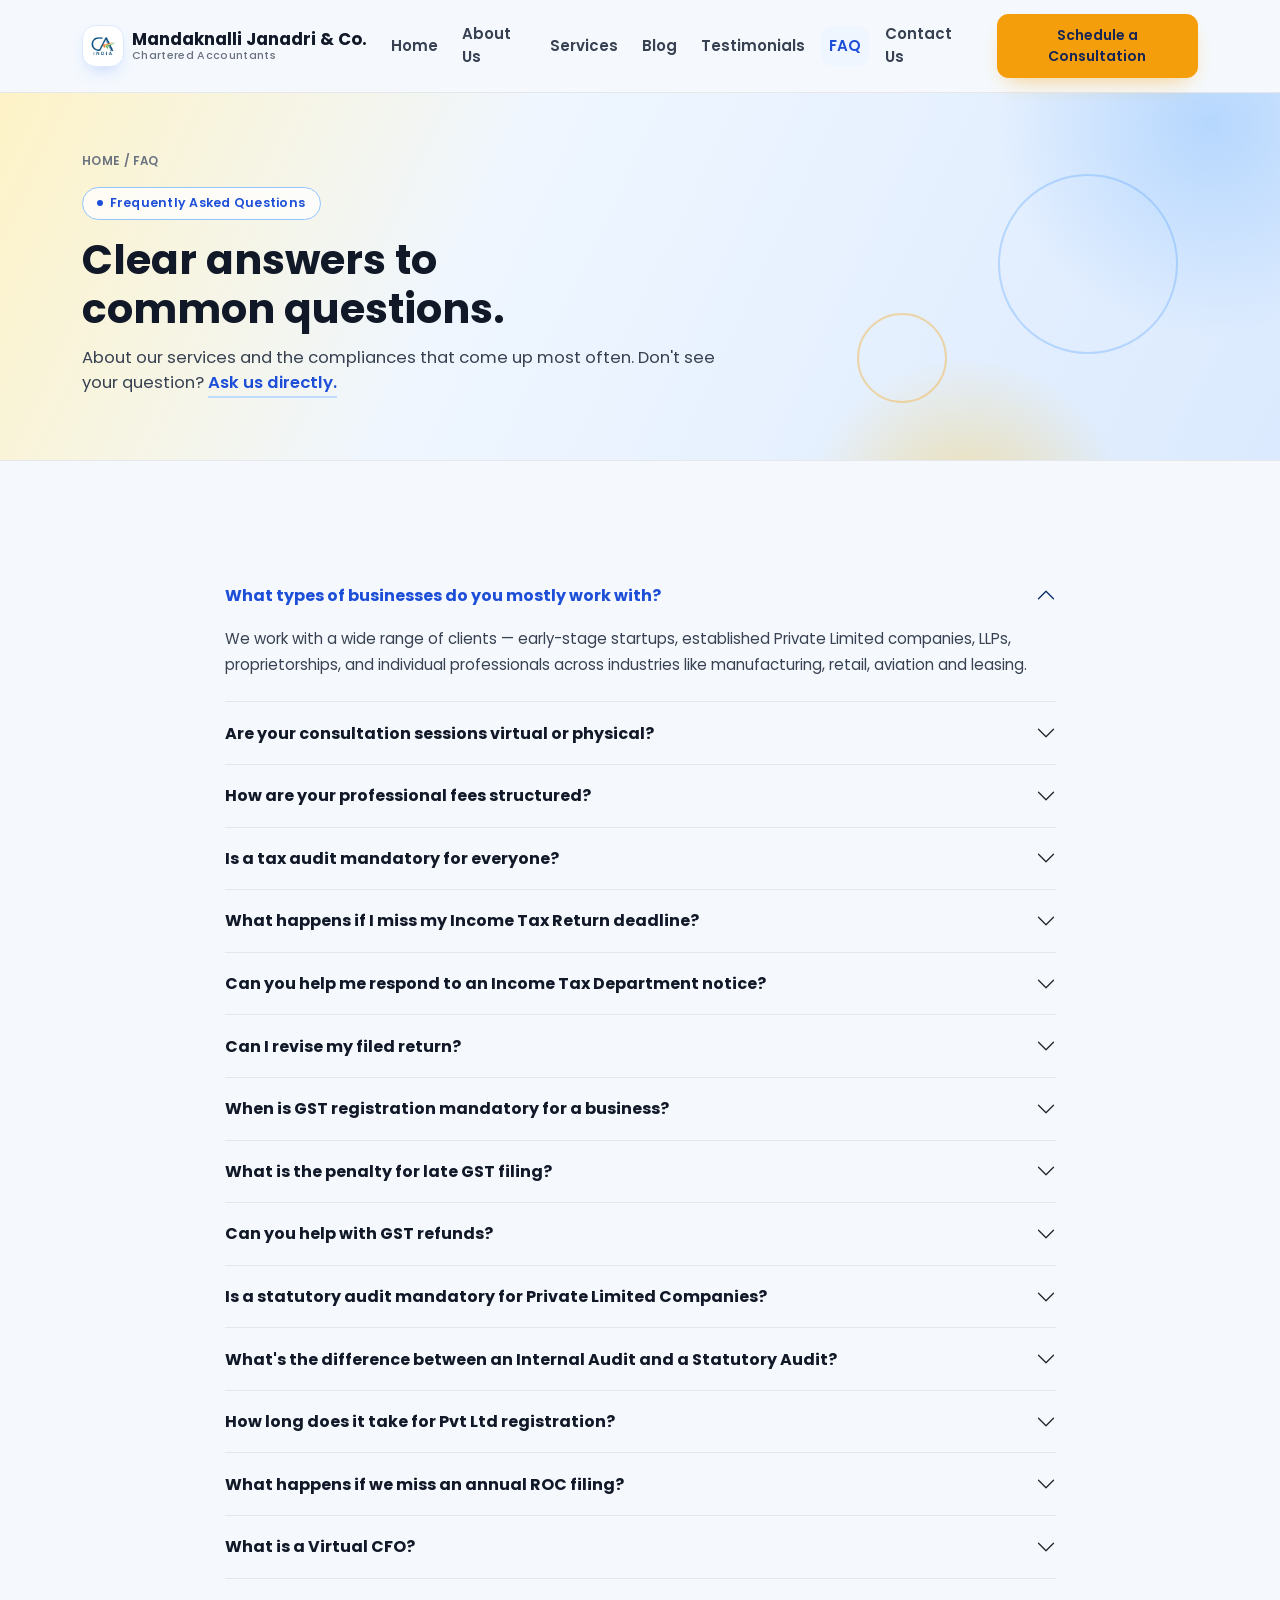
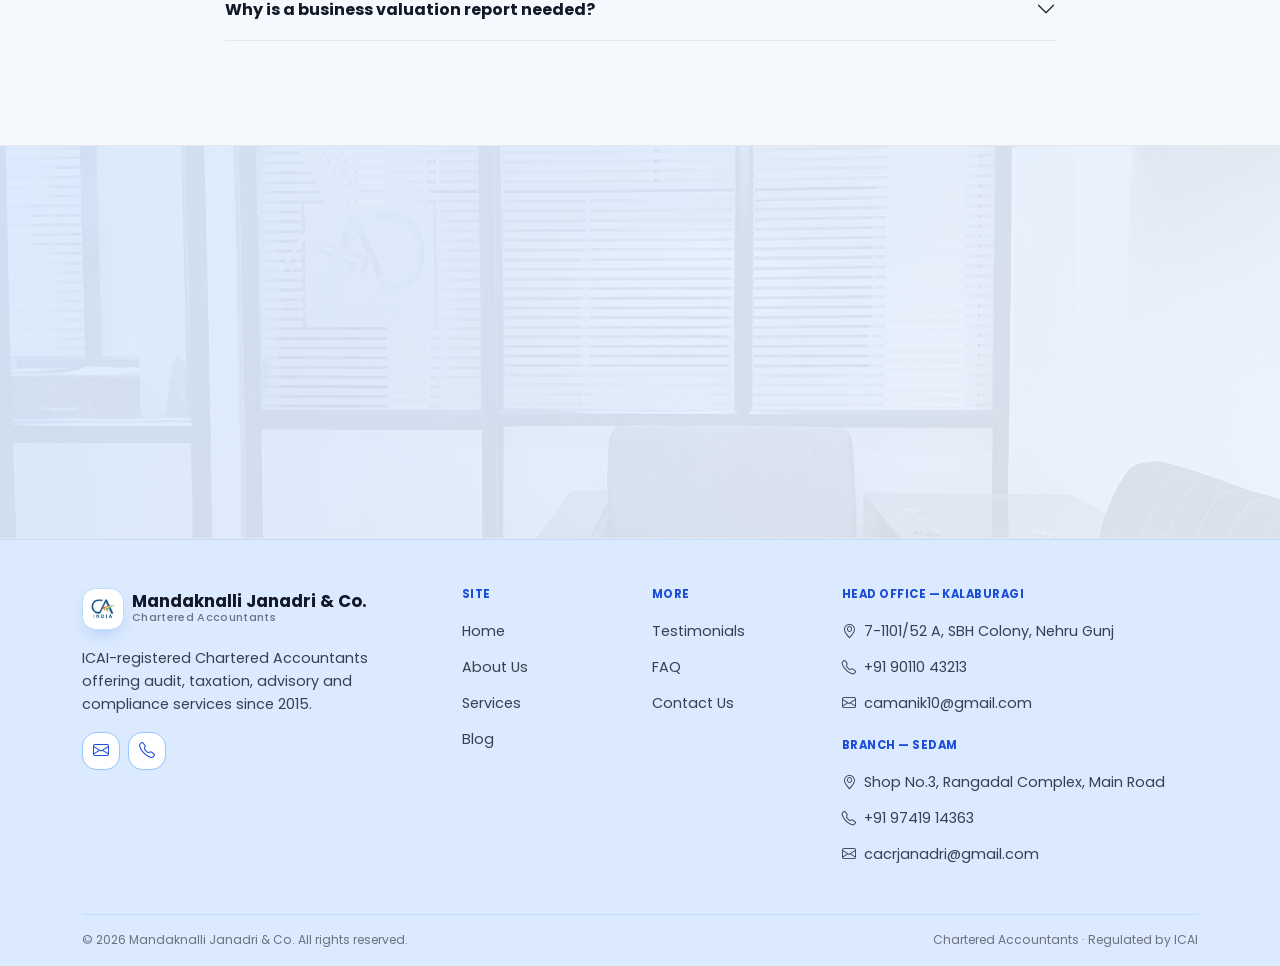
<file: faq.html>
<!doctype html>
<html lang="en">
<head>
<meta charset="UTF-8" />
<meta name="viewport" content="width=device-width, initial-scale=1.0" />
<title>FAQ | Mandaknalli Janadri &amp; Co.</title>
<meta name="description" content="Answers to common questions about tax audits, GST, income tax returns, company registration and more, from Mandaknalli Janadri &amp; Co., Chartered Accountants." />
<link rel="stylesheet" href="https://cdn.jsdelivr.net/npm/bootstrap@5.3.3/dist/css/bootstrap.min.css">
<link rel="stylesheet" href="https://cdn.jsdelivr.net/npm/bootstrap-icons@1.11.3/font/bootstrap-icons.css">
<link rel="preconnect" href="https://fonts.googleapis.com">
<link rel="preconnect" href="https://fonts.gstatic.com" crossorigin>
<link href="https://fonts.googleapis.com/css2?family=Poppins:wght@300;400;500;600;700&display=swap" rel="stylesheet">
<link rel="stylesheet" href="assets/style.css">
</head>
<body>

  <!-- ============================================================ NAVBAR -->
  <nav class="navbar navbar-expand-lg sticky-top" aria-label="Primary">
    <div class="container">
      <a class="navbar-brand d-flex align-items-center gap-2" href="index.html">
        <span class="navbar-brand-mark"><img src="assets/img/ca-india-logo.png" alt="CA India logo" loading="lazy" /></span>
        <span class="navbar-brand-text">
          <strong class="d-block">Mandaknalli Janadri &amp; Co.</strong>
          <span>Chartered Accountants</span>
        </span>
      </a>
      <button class="navbar-toggler" type="button" data-bs-toggle="collapse" data-bs-target="#mainNav" aria-controls="mainNav" aria-expanded="false" aria-label="Toggle navigation">
        <span class="navbar-toggler-icon"></span>
      </button>
      <div class="collapse navbar-collapse" id="mainNav">
        <ul class="navbar-nav ms-auto align-items-lg-center gap-lg-2">
          <li class="nav-item"><a class="nav-link" href="index.html">Home</a></li>
          <li class="nav-item"><a class="nav-link" href="about.html">About Us</a></li>
          <li class="nav-item"><a class="nav-link" href="services.html">Services</a></li>
          <li class="nav-item"><a class="nav-link" href="blog.html">Blog</a></li>
          <li class="nav-item"><a class="nav-link" href="testimonials.html">Testimonials</a></li>
          <li class="nav-item"><a class="nav-link" href="faq.html">FAQ</a></li>
          <li class="nav-item"><a class="nav-link" href="contact.html">Contact Us</a></li>
          <li class="nav-item ms-lg-3 mt-2 mt-lg-0">
            <a class="btn btn-gold btn-sm w-100" href="contact.html">Schedule a Consultation</a>
          </li>
        </ul>
      </div>
    </div>
  </nav>

  <main>
    <!-- ============================================================ PAGE HERO -->
    <section class="page-hero">
      <span class="ring r1" aria-hidden="true"></span><span class="ring r2" aria-hidden="true"></span>
      <div class="container reveal">
        <div class="crumb"><a href="index.html">Home</a> / FAQ</div>
        <span class="eyebrow">Frequently Asked Questions</span>
        <h1>Clear answers to common questions.</h1>
        <p>About our services and the compliances that come up most often. Don't see your
          question? <a href="contact.html" class="link-arrow dark">Ask us directly.</a></p>
      </div>
    </section>

    <!-- ============================================================ FAQ ACCORDION -->
    <section class="section-pad bg-surface">
      <div class="container">
        <div class="row justify-content-center">
          <div class="col-lg-9">
            <div class="accordion faq-accordion reveal" id="faqAccordion">

              <div class="accordion-item">
                <h2 class="accordion-header"><button class="accordion-button" type="button" data-bs-toggle="collapse" data-bs-target="#f1">What types of businesses do you mostly work with?</button></h2>
                <div id="f1" class="accordion-collapse collapse show" data-bs-parent="#faqAccordion"><div class="accordion-body">We work with a wide range of clients — early-stage startups, established Private Limited companies, LLPs, proprietorships, and individual professionals across industries like manufacturing, retail, aviation and leasing.</div></div>
              </div>

              <div class="accordion-item">
                <h2 class="accordion-header"><button class="accordion-button collapsed" type="button" data-bs-toggle="collapse" data-bs-target="#f2">Are your consultation sessions virtual or physical?</button></h2>
                <div id="f2" class="accordion-collapse collapse" data-bs-parent="#faqAccordion"><div class="accordion-body">We accommodate both. Our Head Office is in Kalaburagi and our Branch office is in Sedam for in-person meetings, and we handle clients across India digitally via calls, email and video conferencing.</div></div>
              </div>

              <div class="accordion-item">
                <h2 class="accordion-header"><button class="accordion-button collapsed" type="button" data-bs-toggle="collapse" data-bs-target="#f3">How are your professional fees structured?</button></h2>
                <div id="f3" class="accordion-collapse collapse" data-bs-parent="#faqAccordion"><div class="accordion-body">Depending on the service, we either charge a one-time project fee (like for incorporation) or a monthly/annual retainer for ongoing compliances like bookkeeping, GST and payroll. Ask us for a quote specific to your requirement.</div></div>
              </div>

              <div class="accordion-item">
                <h2 class="accordion-header"><button class="accordion-button collapsed" type="button" data-bs-toggle="collapse" data-bs-target="#f4">Is a tax audit mandatory for everyone?</button></h2>
                <div id="f4" class="accordion-collapse collapse" data-bs-parent="#faqAccordion"><div class="accordion-body">No — it depends on your annual turnover or gross receipts exceeding the specified limits under Section 44AB of the Income Tax Act.</div></div>
              </div>

              <div class="accordion-item">
                <h2 class="accordion-header"><button class="accordion-button collapsed" type="button" data-bs-toggle="collapse" data-bs-target="#f5">What happens if I miss my Income Tax Return deadline?</button></h2>
                <div id="f5" class="accordion-collapse collapse" data-bs-parent="#faqAccordion"><div class="accordion-body">Late filing attracts a penalty under Section 234F of up to &#8377;5,000, along with penal interest on any unpaid tax dues. You also lose the right to carry forward certain losses.</div></div>
              </div>

              <div class="accordion-item">
                <h2 class="accordion-header"><button class="accordion-button collapsed" type="button" data-bs-toggle="collapse" data-bs-target="#f6">Can you help me respond to an Income Tax Department notice?</button></h2>
                <div id="f6" class="accordion-collapse collapse" data-bs-parent="#faqAccordion"><div class="accordion-body">Yes. We analyse the notice, gather the required documentation, and draft a legally robust response to settle the assessment efficiently.</div></div>
              </div>

              <div class="accordion-item">
                <h2 class="accordion-header"><button class="accordion-button collapsed" type="button" data-bs-toggle="collapse" data-bs-target="#f7">Can I revise my filed return?</button></h2>
                <div id="f7" class="accordion-collapse collapse" data-bs-parent="#faqAccordion"><div class="accordion-body">Yes, income tax returns can be revised within the prescribed time limits under the Income Tax Act.</div></div>
              </div>

              <div class="accordion-item">
                <h2 class="accordion-header"><button class="accordion-button collapsed" type="button" data-bs-toggle="collapse" data-bs-target="#f8">When is GST registration mandatory for a business?</button></h2>
                <div id="f8" class="accordion-collapse collapse" data-bs-parent="#faqAccordion"><div class="accordion-body">GST registration is mandatory once your aggregate annual turnover exceeds &#8377;40 Lakhs for goods (&#8377;20 Lakhs in special category states) or &#8377;20 Lakhs for services. It's also mandatory for e-commerce sellers regardless of turnover.</div></div>
              </div>

              <div class="accordion-item">
                <h2 class="accordion-header"><button class="accordion-button collapsed" type="button" data-bs-toggle="collapse" data-bs-target="#f9">What is the penalty for late GST filing?</button></h2>
                <div id="f9" class="accordion-collapse collapse" data-bs-parent="#faqAccordion"><div class="accordion-body">Late fees can range from &#8377;20 to &#8377;50 per day, depending on whether it's a NIL return or a return with tax data.</div></div>
              </div>

              <div class="accordion-item">
                <h2 class="accordion-header"><button class="accordion-button collapsed" type="button" data-bs-toggle="collapse" data-bs-target="#f10">Can you help with GST refunds?</button></h2>
                <div id="f10" class="accordion-collapse collapse" data-bs-parent="#faqAccordion"><div class="accordion-body">Yes — we specialise in export-related refunds and inverted duty structure refund claims.</div></div>
              </div>

              <div class="accordion-item">
                <h2 class="accordion-header"><button class="accordion-button collapsed" type="button" data-bs-toggle="collapse" data-bs-target="#f11">Is a statutory audit mandatory for Private Limited Companies?</button></h2>
                <div id="f11" class="accordion-collapse collapse" data-bs-parent="#faqAccordion"><div class="accordion-body">Yes. Irrespective of turnover or profit/loss status, every Private Limited Company must get its books of accounts audited by a qualified Chartered Accountant every financial year.</div></div>
              </div>

              <div class="accordion-item">
                <h2 class="accordion-header"><button class="accordion-button collapsed" type="button" data-bs-toggle="collapse" data-bs-target="#f12">What's the difference between an Internal Audit and a Statutory Audit?</button></h2>
                <div id="f12" class="accordion-collapse collapse" data-bs-parent="#faqAccordion"><div class="accordion-body">A Statutory Audit is legally required (e.g. under the Companies Act) for external reporting. An Internal Audit is conducted at management's request to check internal controls, risk management and operational efficiency.</div></div>
              </div>

              <div class="accordion-item">
                <h2 class="accordion-header"><button class="accordion-button collapsed" type="button" data-bs-toggle="collapse" data-bs-target="#f13">How long does it take for Pvt Ltd registration?</button></h2>
                <div id="f13" class="accordion-collapse collapse" data-bs-parent="#faqAccordion"><div class="accordion-body">Usually 7&ndash;10 working days, subject to government approval timelines.</div></div>
              </div>

              <div class="accordion-item">
                <h2 class="accordion-header"><button class="accordion-button collapsed" type="button" data-bs-toggle="collapse" data-bs-target="#f14">What happens if we miss an annual ROC filing?</button></h2>
                <div id="f14" class="accordion-collapse collapse" data-bs-parent="#faqAccordion"><div class="accordion-body">Companies face high daily penalties (up to &#8377;100/day per form) and, in serious cases, potential striking-off by the Registrar of Companies.</div></div>
              </div>

              <div class="accordion-item">
                <h2 class="accordion-header"><button class="accordion-button collapsed" type="button" data-bs-toggle="collapse" data-bs-target="#f15">What is a Virtual CFO?</button></h2>
                <div id="f15" class="accordion-collapse collapse" data-bs-parent="#faqAccordion"><div class="accordion-body">An outsourced financial head for your startup or growing business, providing expert strategic direction at a fraction of the cost of a full-time CFO.</div></div>
              </div>

              <div class="accordion-item">
                <h2 class="accordion-header"><button class="accordion-button collapsed" type="button" data-bs-toggle="collapse" data-bs-target="#f16">Why is a business valuation report needed?</button></h2>
                <div id="f16" class="accordion-collapse collapse" data-bs-parent="#faqAccordion"><div class="accordion-body">For selling shares, mergers and acquisitions, securing VC/PE funding, ESOP structuring, or regulatory and tax compliance.</div></div>
              </div>

            </div>
          </div>
        </div>
      </div>
    </section>

    <!-- ============================================================ CTA BAND -->
    <section class="cta-band text-center py-5">
      <div class="cta-bg" style="background-image:url('assets/img/office-waiting-area.jpeg');" aria-hidden="true"></div>
      <div class="cta-overlay" aria-hidden="true"></div>
      <div class="container py-4 reveal">
        <span class="eyebrow eyebrow-invert">Still Have Questions?</span>
        <h2 class="mt-3">Ask a partner directly.</h2>
        <p>No chatbots, no ticket queues — just a straight answer from CA Manik Mandaknalli or CA Chinmay R Janadri.</p>
        <a class="btn btn-gold" href="contact.html">Schedule a Consultation</a>
      </div>
    </section>
  </main>

  <!-- ============================================================ FOOTER -->
  <footer class="site">
    <div class="container">
      <div class="row g-4 py-5">
        <div class="col-lg-4">
          <a href="index.html" class="navbar-brand d-flex align-items-center gap-2">
            <span class="navbar-brand-mark"><img src="assets/img/ca-india-logo.png" alt="CA India logo" loading="lazy" /></span>
            <span class="navbar-brand-text"><strong class="d-block">Mandaknalli Janadri &amp; Co.</strong><span>Chartered Accountants</span></span>
          </a>
          <p class="lead-text">ICAI-registered Chartered Accountants offering audit, taxation, advisory and compliance services since 2015.</p>
          <div class="footer-social d-flex gap-2 mt-3">
            <a href="mailto:cacrjanadri@gmail.com" aria-label="Email"><i class="bi bi-envelope"></i></a>
            <a href="tel:+919741914363" aria-label="Call"><i class="bi bi-telephone"></i></a>
          </div>
        </div>
        <div class="col-6 col-lg-2">
          <h5>Site</h5>
          <ul>
            <li><a href="index.html">Home</a></li>
            <li><a href="about.html">About Us</a></li>
            <li><a href="services.html">Services</a></li>
            <li><a href="blog.html">Blog</a></li>
          </ul>
        </div>
        <div class="col-6 col-lg-2">
          <h5>More</h5>
          <ul>
            <li><a href="testimonials.html">Testimonials</a></li>
            <li><a href="faq.html">FAQ</a></li>
            <li><a href="contact.html">Contact Us</a></li>
          </ul>
        </div>
        <div class="col-lg-4">
          <h5>Head Office &mdash; Kalaburagi</h5>
          <ul>
            <li><span><i class="bi bi-geo-alt me-1"></i> 7-1101/52 A, SBH Colony, Nehru Gunj</span></li>
            <li><a href="tel:+919011043213"><i class="bi bi-telephone me-1"></i> +91 90110 43213</a></li>
            <li><a href="mailto:camanik10@gmail.com"><i class="bi bi-envelope me-1"></i> camanik10@gmail.com</a></li>
          </ul>
          <h5 class="mt-4">Branch &mdash; Sedam</h5>
          <ul>
            <li><span><i class="bi bi-geo-alt me-1"></i> Shop No.3, Rangadal Complex, Main Road</span></li>
            <li><a href="tel:+919741914363"><i class="bi bi-telephone me-1"></i> +91 97419 14363</a></li>
            <li><a href="mailto:cacrjanadri@gmail.com"><i class="bi bi-envelope me-1"></i> cacrjanadri@gmail.com</a></li>
          </ul>
        </div>
      </div>
      <div class="footer-bottom d-flex flex-wrap justify-content-between gap-2 py-3">
        <span>&copy; 2026 Mandaknalli Janadri &amp; Co. All rights reserved.</span>
        <span>Chartered Accountants &middot; Regulated by ICAI</span>
      </div>
    </div>
  </footer>

  <!-- ============================================================ MOBILE STICKY CTA -->
  <div class="mobile-cta-bar">
    <a class="btn btn-outline-brand btn-sm flex-fill" href="tel:+919741914363"><i class="bi bi-telephone me-1"></i>Call</a>
    <a class="btn btn-gold btn-sm flex-fill" href="contact.html"><i class="bi bi-calendar-check me-1"></i>Schedule a Consultation</a>
  </div>

  <script src="https://cdn.jsdelivr.net/npm/bootstrap@5.3.3/dist/js/bootstrap.bundle.min.js"></script>
  <script src="assets/app.js"></script>
</body>
</html>
</file>
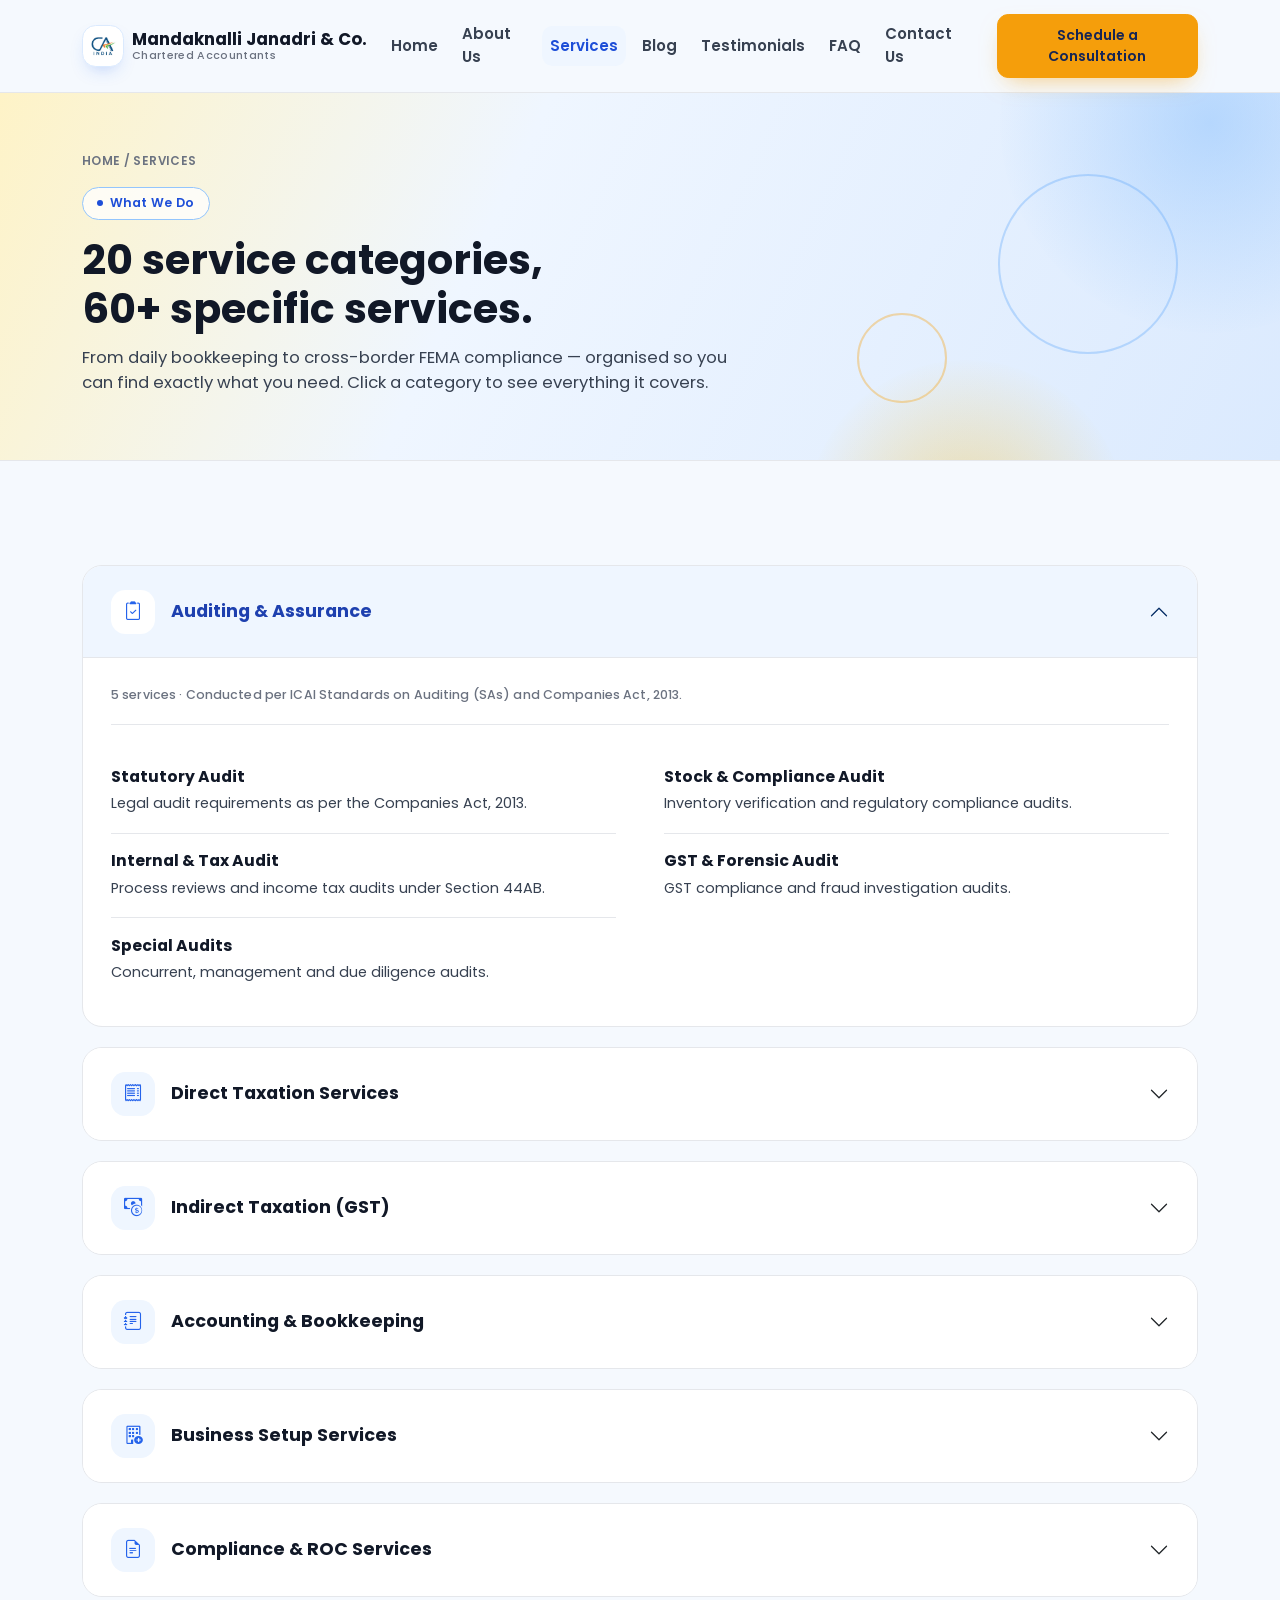
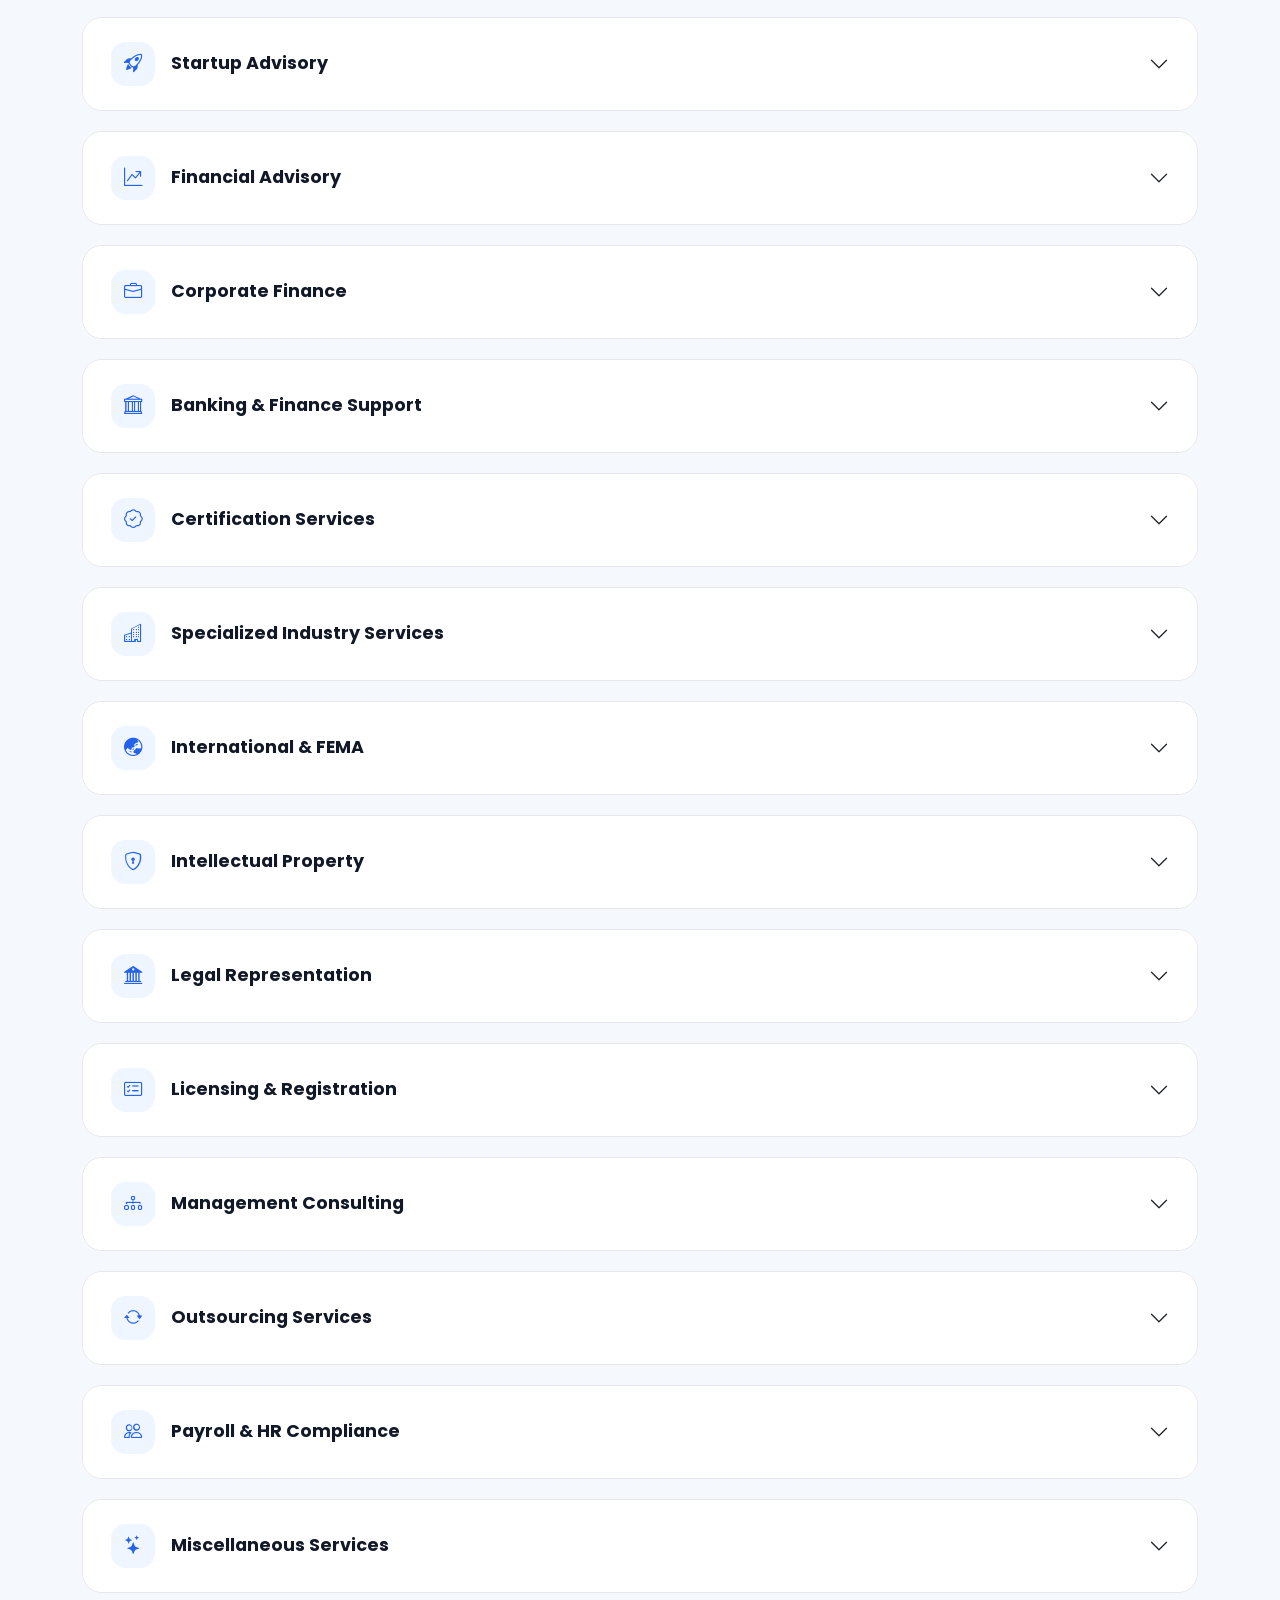
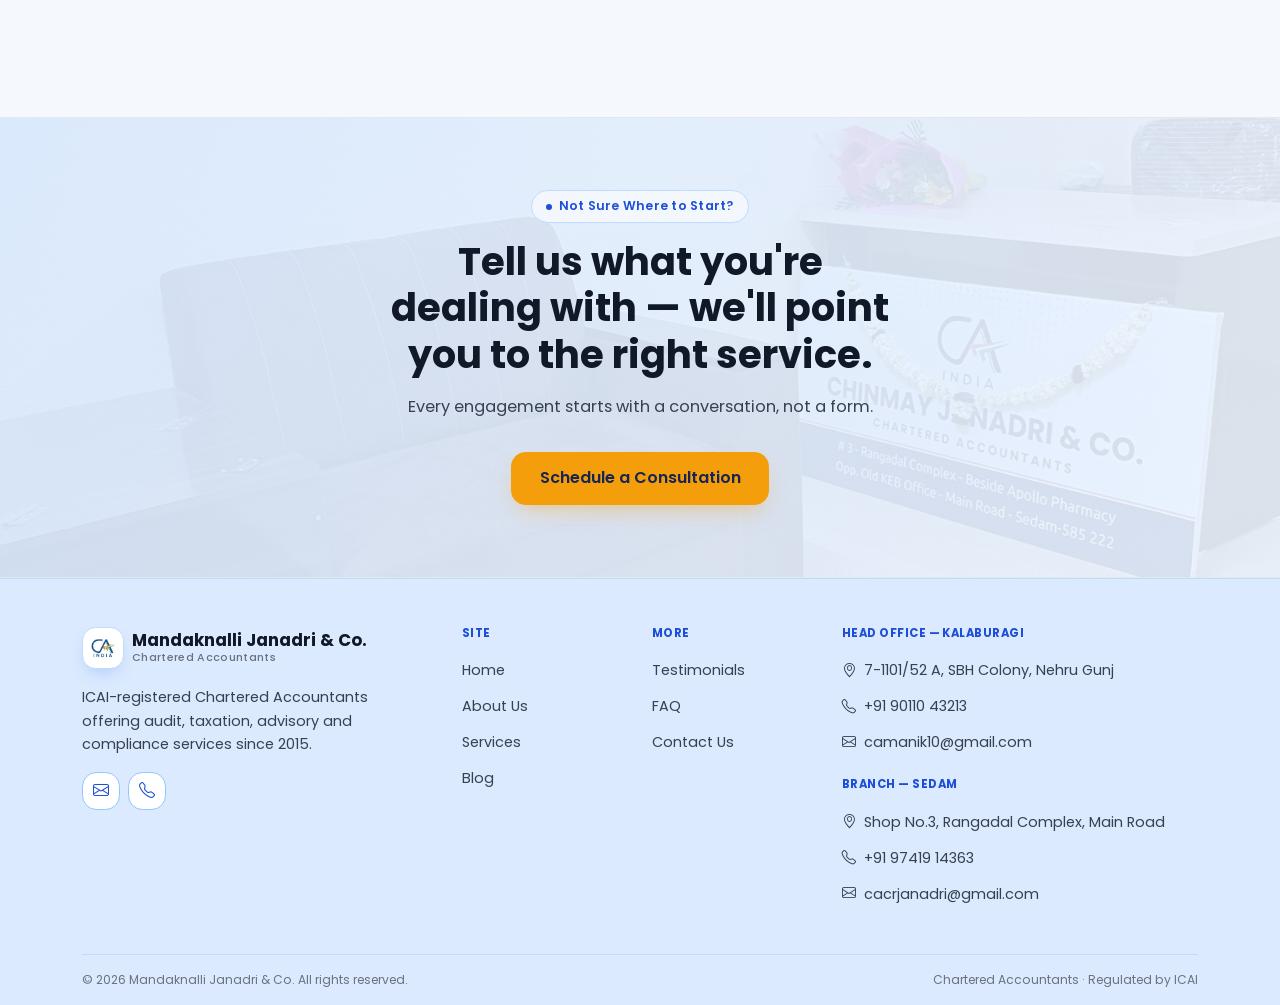
<file: services.html>
<!doctype html>
<html lang="en">
<head>
<meta charset="UTF-8" />
<meta name="viewport" content="width=device-width, initial-scale=1.0" />
<title>Services | Mandaknalli Janadri &amp; Co.</title>
<meta name="description" content="20 service categories from Mandaknalli Janadri &amp; Co. — Auditing, Taxation, Compliance, Advisory, Startup and International services for Indian and cross-border businesses." />
<link rel="stylesheet" href="https://cdn.jsdelivr.net/npm/bootstrap@5.3.3/dist/css/bootstrap.min.css">
<link rel="stylesheet" href="https://cdn.jsdelivr.net/npm/bootstrap-icons@1.11.3/font/bootstrap-icons.css">
<link rel="preconnect" href="https://fonts.googleapis.com">
<link rel="preconnect" href="https://fonts.gstatic.com" crossorigin>
<link href="https://fonts.googleapis.com/css2?family=Poppins:wght@300;400;500;600;700&display=swap" rel="stylesheet">
<link rel="stylesheet" href="assets/style.css">
</head>
<body>

  <!-- ============================================================ NAVBAR -->
  <nav class="navbar navbar-expand-lg sticky-top" aria-label="Primary">
    <div class="container">
      <a class="navbar-brand d-flex align-items-center gap-2" href="index.html">
        <span class="navbar-brand-mark"><img src="assets/img/ca-india-logo.png" alt="CA India logo" loading="lazy" /></span>
        <span class="navbar-brand-text">
          <strong class="d-block">Mandaknalli Janadri &amp; Co.</strong>
          <span>Chartered Accountants</span>
        </span>
      </a>
      <button class="navbar-toggler" type="button" data-bs-toggle="collapse" data-bs-target="#mainNav" aria-controls="mainNav" aria-expanded="false" aria-label="Toggle navigation">
        <span class="navbar-toggler-icon"></span>
      </button>
      <div class="collapse navbar-collapse" id="mainNav">
        <ul class="navbar-nav ms-auto align-items-lg-center gap-lg-2">
          <li class="nav-item"><a class="nav-link" href="index.html">Home</a></li>
          <li class="nav-item"><a class="nav-link" href="about.html">About Us</a></li>
          <li class="nav-item"><a class="nav-link" href="services.html">Services</a></li>
          <li class="nav-item"><a class="nav-link" href="blog.html">Blog</a></li>
          <li class="nav-item"><a class="nav-link" href="testimonials.html">Testimonials</a></li>
          <li class="nav-item"><a class="nav-link" href="faq.html">FAQ</a></li>
          <li class="nav-item"><a class="nav-link" href="contact.html">Contact Us</a></li>
          <li class="nav-item ms-lg-3 mt-2 mt-lg-0">
            <a class="btn btn-gold btn-sm w-100" href="contact.html">Schedule a Consultation</a>
          </li>
        </ul>
      </div>
    </div>
  </nav>

  <main>
    <!-- ============================================================ PAGE HERO -->
    <section class="page-hero">
      <span class="ring r1" aria-hidden="true"></span><span class="ring r2" aria-hidden="true"></span>
      <div class="container reveal">
        <div class="crumb"><a href="index.html">Home</a> / Services</div>
        <span class="eyebrow">What We Do</span>
        <h1>20 service categories, 60+ specific services.</h1>
        <p>From daily bookkeeping to cross-border FEMA compliance — organised so you can find exactly
          what you need. Click a category to see everything it covers.</p>
      </div>
    </section>

    <!-- ============================================================ SERVICES ACCORDION -->
    <section class="section-pad bg-surface">
      <div class="container">
        <div class="accordion svc-accordion reveal" id="servicesAccordion">

          <div class="accordion-item">
            <h2 class="accordion-header"><button class="accordion-button" type="button" data-bs-toggle="collapse" data-bs-target="#c-audit"><span class="svc-icon"><i class="bi bi-clipboard2-check"></i></span>Auditing &amp; Assurance</button></h2>
            <div id="c-audit" class="accordion-collapse collapse show" data-bs-parent="#servicesAccordion"><div class="accordion-body">
              <p class="svc-count mb-3">5 services &middot; Conducted per ICAI Standards on Auditing (SAs) and Companies Act, 2013.</p>
              <div class="row gx-5">
                <div class="col-md-6"><div class="svc-item"><h5>Statutory Audit</h5><p>Legal audit requirements as per the Companies Act, 2013.</p></div>
                <div class="svc-item"><h5>Internal &amp; Tax Audit</h5><p>Process reviews and income tax audits under Section&nbsp;44AB.</p></div>
                <div class="svc-item"><h5>Special Audits</h5><p>Concurrent, management and due diligence audits.</p></div></div>
                <div class="col-md-6"><div class="svc-item"><h5>Stock &amp; Compliance Audit</h5><p>Inventory verification and regulatory compliance audits.</p></div>
                <div class="svc-item"><h5>GST &amp; Forensic Audit</h5><p>GST compliance and fraud investigation audits.</p></div></div>
              </div>
            </div></div>
          </div>

          <div class="accordion-item">
            <h2 class="accordion-header"><button class="accordion-button collapsed" type="button" data-bs-toggle="collapse" data-bs-target="#c-direct-tax"><span class="svc-icon"><i class="bi bi-receipt"></i></span>Direct Taxation Services</button></h2>
            <div id="c-direct-tax" class="accordion-collapse collapse" data-bs-parent="#servicesAccordion"><div class="accordion-body">
              <p class="svc-count mb-3">5 services &middot; Compliant with the Income Tax Act, 1961 and the latest Finance Act updates.</p>
              <div class="row gx-5">
                <div class="col-md-6"><div class="svc-item"><h5>ITR Filing</h5><p>Income tax returns for individuals and corporates.</p></div>
                <div class="svc-item"><h5>Tax Advisory</h5><p>Strategic planning and tax-saving advisory.</p></div>
                <div class="svc-item"><h5>TDS Compliance</h5><p>TDS calculation and quarterly return filings.</p></div></div>
                <div class="col-md-6"><div class="svc-item"><h5>Tax Notices</h5><p>Handling notices, assessments and appeals.</p></div>
                <div class="svc-item"><h5>International Tax</h5><p>Cross-border taxation and transfer pricing.</p></div></div>
              </div>
            </div></div>
          </div>

          <div class="accordion-item">
            <h2 class="accordion-header"><button class="accordion-button collapsed" type="button" data-bs-toggle="collapse" data-bs-target="#c-indirect-tax"><span class="svc-icon"><i class="bi bi-cash-coin"></i></span>Indirect Taxation (GST)</button></h2>
            <div id="c-indirect-tax" class="accordion-collapse collapse" data-bs-parent="#servicesAccordion"><div class="accordion-body">
              <p class="svc-count mb-3">5 services &middot; As per the GST Act, 2017.</p>
              <div class="row gx-5">
                <div class="col-md-6"><div class="svc-item"><h5>GST Registration</h5><p>New registration and amendments.</p></div>
                <div class="svc-item"><h5>GST Filing</h5><p>Regular return filing (GSTR-1, 3B, etc.).</p></div>
                <div class="svc-item"><h5>GST Audit</h5><p>Annual GST audit and reconciliation.</p></div></div>
                <div class="col-md-6"><div class="svc-item"><h5>GST Refund &amp; Notice</h5><p>Claiming refunds and handling department notices.</p></div>
                <div class="svc-item"><h5>Logistics Compliance</h5><p>E-way bill and customs advisory.</p></div></div>
              </div>
            </div></div>
          </div>

          <div class="accordion-item">
            <h2 class="accordion-header"><button class="accordion-button collapsed" type="button" data-bs-toggle="collapse" data-bs-target="#c-accounting"><span class="svc-icon"><i class="bi bi-journal-text"></i></span>Accounting &amp; Bookkeeping</button></h2>
            <div id="c-accounting" class="accordion-collapse collapse" data-bs-parent="#servicesAccordion"><div class="accordion-body">
              <p class="svc-count mb-3">6 services &middot; Compliant with GAAP, AS, Ind&nbsp;AS and IFRS.</p>
              <div class="row gx-5">
                <div class="col-md-6"><div class="svc-item"><h5>Bookkeeping</h5><p>Daily transactions recording and management.</p></div>
                <div class="svc-item"><h5>Ledger Maintenance</h5><p>Accurate and up-to-date ledger accounts.</p></div>
                <div class="svc-item"><h5>Bank Reconciliation</h5><p>Systematic bank and cash reconciliation.</p></div></div>
                <div class="col-md-6"><div class="svc-item"><h5>Financial Statements</h5><p>Preparation of P&amp;L and Balance Sheet.</p></div>
                <div class="svc-item"><h5>Accounts Managed</h5><p>Payables, receivables and inventory accounting.</p></div>
                <div class="svc-item"><h5>Payroll &amp; MIS</h5><p>Payroll processing and monthly/quarterly MIS reports.</p></div></div>
              </div>
            </div></div>
          </div>

          <div class="accordion-item">
            <h2 class="accordion-header"><button class="accordion-button collapsed" type="button" data-bs-toggle="collapse" data-bs-target="#c-registration"><span class="svc-icon"><i class="bi bi-building-add"></i></span>Business Setup Services</button></h2>
            <div id="c-registration" class="accordion-collapse collapse" data-bs-parent="#servicesAccordion"><div class="accordion-body">
              <p class="svc-count mb-3">3 services &middot; From conceptualisation to certificate of incorporation.</p>
              <div class="row gx-5">
                <div class="col-md-6"><div class="svc-item"><h5>Company Registration</h5><p>Private Limited, OPC and LLP registration.</p></div>
                <div class="svc-item"><h5>Firms &amp; NGO Setup</h5><p>Partnership, proprietorship and NGO/Trust setup.</p></div></div>
                <div class="col-md-6"><div class="svc-item"><h5>Startup India Registration</h5><p>Startup India and MSME (Udyam) registration.</p></div></div>
              </div>
            </div></div>
          </div>

          <div class="accordion-item">
            <h2 class="accordion-header"><button class="accordion-button collapsed" type="button" data-bs-toggle="collapse" data-bs-target="#c-roc"><span class="svc-icon"><i class="bi bi-file-earmark-text"></i></span>Compliance &amp; ROC Services</button></h2>
            <div id="c-roc" class="accordion-collapse collapse" data-bs-parent="#servicesAccordion"><div class="accordion-body">
              <p class="svc-count mb-3">4 services &middot; Compliant with MCA and the Companies Act, 2013.</p>
              <div class="row gx-5">
                <div class="col-md-6"><div class="svc-item"><h5>ROC Filing</h5><p>Annual returns and MCA compliance.</p></div>
                <div class="svc-item"><h5>Director Services</h5><p>Appointment, resignation and DIN management.</p></div></div>
                <div class="col-md-6"><div class="svc-item"><h5>Statutory Support</h5><p>Statutory registers and secretarial compliance.</p></div>
                <div class="svc-item"><h5>Company Law Advisory</h5><p>Expert company law and board resolution advisory.</p></div></div>
              </div>
            </div></div>
          </div>

          <div class="accordion-item">
            <h2 class="accordion-header"><button class="accordion-button collapsed" type="button" data-bs-toggle="collapse" data-bs-target="#c-startup"><span class="svc-icon"><i class="bi bi-rocket-takeoff"></i></span>Startup Advisory</button></h2>
            <div id="c-startup" class="accordion-collapse collapse" data-bs-parent="#servicesAccordion"><div class="accordion-body">
              <p class="svc-count mb-3">4 services &middot; Deep startup ecosystem knowledge, from idea to funding.</p>
              <div class="row gx-5">
                <div class="col-md-6"><div class="svc-item"><h5>Startup Structuring</h5><p>Building the right legal and financial foundation.</p></div>
                <div class="svc-item"><h5>Virtual CFO</h5><p>Strategic high-level financial direction, at lower cost.</p></div></div>
                <div class="col-md-6"><div class="svc-item"><h5>Fundraising Support</h5><p>Pitch decks, financial models and VC support.</p></div>
                <div class="svc-item"><h5>ESOP &amp; Modeling</h5><p>ESOP structuring and business model validation.</p></div></div>
              </div>
            </div></div>
          </div>

          <div class="accordion-item">
            <h2 class="accordion-header"><button class="accordion-button collapsed" type="button" data-bs-toggle="collapse" data-bs-target="#c-advisory"><span class="svc-icon"><i class="bi bi-graph-up-arrow"></i></span>Financial Advisory</button></h2>
            <div id="c-advisory" class="accordion-collapse collapse" data-bs-parent="#servicesAccordion"><div class="accordion-body">
              <p class="svc-count mb-3">4 services &middot; Data-driven advice for better business decisions.</p>
              <div class="row gx-5">
                <div class="col-md-6"><div class="svc-item"><h5>Valuation</h5><p>Professional business and share valuation.</p></div>
                <div class="svc-item"><h5>Planning &amp; Forecast</h5><p>Budgeting and financial forecasting.</p></div></div>
                <div class="col-md-6"><div class="svc-item"><h5>Profit Analysis</h5><p>Cost reduction and profitability strategies.</p></div>
                <div class="svc-item"><h5>Project Reports</h5><p>Preparation of reports for loans and investors.</p></div></div>
              </div>
            </div></div>
          </div>

          <div class="accordion-item">
            <h2 class="accordion-header"><button class="accordion-button collapsed" type="button" data-bs-toggle="collapse" data-bs-target="#c-corp-finance"><span class="svc-icon"><i class="bi bi-briefcase"></i></span>Corporate Finance</button></h2>
            <div id="c-corp-finance" class="accordion-collapse collapse" data-bs-parent="#servicesAccordion"><div class="accordion-body">
              <p class="svc-count mb-3">3 services &middot; Support through every stage of a corporate transaction.</p>
              <div class="row gx-5">
                <div class="col-md-6"><div class="svc-item"><h5>M&amp;A Services</h5><p>Support for mergers and acquisitions.</p></div>
                <div class="svc-item"><h5>Restructuring</h5><p>Corporate restructuring and due diligence.</p></div></div>
                <div class="col-md-6"><div class="svc-item"><h5>Financing</h5><p>Debt and equity financing advisory.</p></div></div>
              </div>
            </div></div>
          </div>

          <div class="accordion-item">
            <h2 class="accordion-header"><button class="accordion-button collapsed" type="button" data-bs-toggle="collapse" data-bs-target="#c-banking"><span class="svc-icon"><i class="bi bi-bank"></i></span>Banking &amp; Finance Support</button></h2>
            <div id="c-banking" class="accordion-collapse collapse" data-bs-parent="#servicesAccordion"><div class="accordion-body">
              <p class="svc-count mb-3">2 services &middot; Direct liaison with multiple banks.</p>
              <div class="row gx-5">
                <div class="col-md-6"><div class="svc-item"><h5>Loan Processing</h5><p>Project reports and bank funding support.</p></div></div>
                <div class="col-md-6"><div class="svc-item"><h5>CMA Data</h5><p>Preparation of CMA data for working capital loans.</p></div></div>
              </div>
            </div></div>
          </div>

          <div class="accordion-item">
            <h2 class="accordion-header"><button class="accordion-button collapsed" type="button" data-bs-toggle="collapse" data-bs-target="#c-certification"><span class="svc-icon"><i class="bi bi-patch-check"></i></span>Certification Services</button></h2>
            <div id="c-certification" class="accordion-collapse collapse" data-bs-parent="#servicesAccordion"><div class="accordion-body">
              <p class="svc-count mb-3">2 services &middot; Issued with mandatory UDIN as per ICAI guidelines.</p>
              <div class="row gx-5">
                <div class="col-md-6"><div class="svc-item"><h5>Bank Certificates</h5><p>Loan eligibility and project certifications.</p></div></div>
                <div class="col-md-6"><div class="svc-item"><h5>Net Worth &amp; Turnover</h5><p>Certified certificates for tenders and visas.</p></div></div>
              </div>
            </div></div>
          </div>

          <div class="accordion-item">
            <h2 class="accordion-header"><button class="accordion-button collapsed" type="button" data-bs-toggle="collapse" data-bs-target="#c-industry-spec"><span class="svc-icon"><i class="bi bi-buildings"></i></span>Specialized Industry Services</button></h2>
            <div id="c-industry-spec" class="accordion-collapse collapse" data-bs-parent="#servicesAccordion"><div class="accordion-body">
              <p class="svc-count mb-3">2 services &middot; Dedicated audit and compliance for regulated sectors.</p>
              <div class="row gx-5">
                <div class="col-md-6"><div class="svc-item"><h5>Banking &amp; NBFC</h5><p>Dedicated audit and compliance for finance firms.</p></div></div>
                <div class="col-md-6"><div class="svc-item"><h5>Real Estate &amp; NGO</h5><p>Compliance for NGO and RERA projects.</p></div></div>
              </div>
            </div></div>
          </div>

          <div class="accordion-item">
            <h2 class="accordion-header"><button class="accordion-button collapsed" type="button" data-bs-toggle="collapse" data-bs-target="#c-international"><span class="svc-icon"><i class="bi bi-globe-asia-australia"></i></span>International &amp; FEMA</button></h2>
            <div id="c-international" class="accordion-collapse collapse" data-bs-parent="#servicesAccordion"><div class="accordion-body">
              <p class="svc-count mb-3">3 services &middot; Compliant with FEMA Act, 1999 and Foreign Exchange Management Rules.</p>
              <div class="row gx-5">
                <div class="col-md-6"><div class="svc-item"><h5>FEMA Compliance</h5><p>FDI consultancy and foreign investment compliance.</p></div>
                <div class="svc-item"><h5>NRI Services</h5><p>Taxation and repatriation advisory for NRIs.</p></div></div>
                <div class="col-md-6"><div class="svc-item"><h5>Remittance</h5><p>15CA/15CB certification and foreign remittance.</p></div></div>
              </div>
            </div></div>
          </div>

          <div class="accordion-item">
            <h2 class="accordion-header"><button class="accordion-button collapsed" type="button" data-bs-toggle="collapse" data-bs-target="#c-ip"><span class="svc-icon"><i class="bi bi-shield-lock"></i></span>Intellectual Property</button></h2>
            <div id="c-ip" class="accordion-collapse collapse" data-bs-parent="#servicesAccordion"><div class="accordion-body">
              <p class="svc-count mb-3">2 services &middot; Protecting your brand and creative work.</p>
              <div class="row gx-5">
                <div class="col-md-6"><div class="svc-item"><h5>Trademarks</h5><p>Registration and brand protection.</p></div></div>
                <div class="col-md-6"><div class="svc-item"><h5>Copyright &amp; Patent</h5><p>Protection for your creative and technical works.</p></div></div>
              </div>
            </div></div>
          </div>

          <div class="accordion-item">
            <h2 class="accordion-header"><button class="accordion-button collapsed" type="button" data-bs-toggle="collapse" data-bs-target="#c-legal"><span class="svc-icon"><i class="bi bi-bank2"></i></span>Legal Representation</button></h2>
            <div id="c-legal" class="accordion-collapse collapse" data-bs-parent="#servicesAccordion"><div class="accordion-body">
              <p class="svc-count mb-3">2 services &middot; Robust responses to departmental notices and appeals.</p>
              <div class="row gx-5">
                <div class="col-md-6"><div class="svc-item"><h5>Tax Appeals</h5><p>Drafting and representing in tax appeals.</p></div></div>
                <div class="col-md-6"><div class="svc-item"><h5>Authorities Representation</h5><p>Representation before IT/GST departments.</p></div></div>
              </div>
            </div></div>
          </div>

          <div class="accordion-item">
            <h2 class="accordion-header"><button class="accordion-button collapsed" type="button" data-bs-toggle="collapse" data-bs-target="#c-licensing"><span class="svc-icon"><i class="bi bi-card-checklist"></i></span>Licensing &amp; Registration</button></h2>
            <div id="c-licensing" class="accordion-collapse collapse" data-bs-parent="#servicesAccordion"><div class="accordion-body">
              <p class="svc-count mb-3">4 services &middot; Compliant with respective Central and State Government license acts.</p>
              <div class="row gx-5">
                <div class="col-md-6"><div class="svc-item"><h5>Digital Identity (DSC)</h5><p>Digital Signature Certificate issuance.</p></div>
                <div class="svc-item"><h5>Import Export (IEC)</h5><p>IEC code and ISO certification support.</p></div></div>
                <div class="col-md-6"><div class="svc-item"><h5>Professional Tax</h5><p>Registration and periodic compliance.</p></div>
                <div class="svc-item"><h5>Trade Licenses</h5><p>FSSAI, Shop &amp; Establishment and Trade license.</p></div></div>
              </div>
            </div></div>
          </div>

          <div class="accordion-item">
            <h2 class="accordion-header"><button class="accordion-button collapsed" type="button" data-bs-toggle="collapse" data-bs-target="#c-mgmt"><span class="svc-icon"><i class="bi bi-diagram-3"></i></span>Management Consulting</button></h2>
            <div id="c-mgmt" class="accordion-collapse collapse" data-bs-parent="#servicesAccordion"><div class="accordion-body">
              <p class="svc-count mb-3">2 services &middot; SOP design aligned with COSO/ICAI frameworks.</p>
              <div class="row gx-5">
                <div class="col-md-6"><div class="svc-item"><h5>Risk Management</h5><p>Setting up internal controls and risk mitigation.</p></div></div>
                <div class="col-md-6"><div class="svc-item"><h5>Process Optimization</h5><p>Service for process and performance improvement.</p></div></div>
              </div>
            </div></div>
          </div>

          <div class="accordion-item">
            <h2 class="accordion-header"><button class="accordion-button collapsed" type="button" data-bs-toggle="collapse" data-bs-target="#c-outsourcing"><span class="svc-icon"><i class="bi bi-arrow-repeat"></i></span>Outsourcing Services</button></h2>
            <div id="c-outsourcing" class="accordion-collapse collapse" data-bs-parent="#servicesAccordion"><div class="accordion-body">
              <p class="svc-count mb-3">1 service &middot; Complete back-office finance operations.</p>
              <div class="row gx-5">
                <div class="col-md-6"><div class="svc-item"><h5>Accounting Outsourced</h5><p>Complete back-office finance operations, managed end-to-end.</p></div></div>
              </div>
            </div></div>
          </div>

          <div class="accordion-item">
            <h2 class="accordion-header"><button class="accordion-button collapsed" type="button" data-bs-toggle="collapse" data-bs-target="#c-payroll"><span class="svc-icon"><i class="bi bi-people"></i></span>Payroll &amp; HR Compliance</button></h2>
            <div id="c-payroll" class="accordion-collapse collapse" data-bs-parent="#servicesAccordion"><div class="accordion-body">
              <p class="svc-count mb-3">2 services &middot; Compliant with the EPF Act, ESI Act and State Labor Laws.</p>
              <div class="row gx-5">
                <div class="col-md-6"><div class="svc-item"><h5>Payroll Processing</h5><p>Salaries and pay-slips management.</p></div></div>
                <div class="col-md-6"><div class="svc-item"><h5>Labor Laws (PF &amp; ESI)</h5><p>PF &amp; ESI registration and monthly filings.</p></div></div>
              </div>
            </div></div>
          </div>

          <div class="accordion-item">
            <h2 class="accordion-header"><button class="accordion-button collapsed" type="button" data-bs-toggle="collapse" data-bs-target="#c-value-added"><span class="svc-icon"><i class="bi bi-stars"></i></span>Miscellaneous Services</button></h2>
            <div id="c-value-added" class="accordion-collapse collapse" data-bs-parent="#servicesAccordion"><div class="accordion-body">
              <p class="svc-count mb-3">2 services &middot; Modern, value-added business services.</p>
              <div class="row gx-5">
                <div class="col-md-6"><div class="svc-item"><h5>Health Checkup</h5><p>Regular financial health and compliance audit.</p></div></div>
                <div class="col-md-6"><div class="svc-item"><h5>Automation</h5><p>Business automation and ERP implementation support.</p></div></div>
              </div>
            </div></div>
          </div>

        </div>
      </div>
    </section>

    <!-- ============================================================ CTA BAND -->
    <section class="cta-band text-center py-5">
      <div class="cta-bg" style="background-image:url('assets/img/office-signage.jpeg');" aria-hidden="true"></div>
      <div class="cta-overlay" aria-hidden="true"></div>
      <div class="container py-4 reveal">
        <span class="eyebrow eyebrow-invert">Not Sure Where to Start?</span>
        <h2 class="mt-3">Tell us what you're dealing with — we'll point you to the right service.</h2>
        <p>Every engagement starts with a conversation, not a form.</p>
        <a class="btn btn-gold" href="contact.html">Schedule a Consultation</a>
      </div>
    </section>
  </main>

  <!-- ============================================================ FOOTER -->
  <footer class="site">
    <div class="container">
      <div class="row g-4 py-5">
        <div class="col-lg-4">
          <a href="index.html" class="navbar-brand d-flex align-items-center gap-2">
            <span class="navbar-brand-mark"><img src="assets/img/ca-india-logo.png" alt="CA India logo" loading="lazy" /></span>
            <span class="navbar-brand-text"><strong class="d-block">Mandaknalli Janadri &amp; Co.</strong><span>Chartered Accountants</span></span>
          </a>
          <p class="lead-text">ICAI-registered Chartered Accountants offering audit, taxation, advisory and compliance services since 2015.</p>
          <div class="footer-social d-flex gap-2 mt-3">
            <a href="mailto:cacrjanadri@gmail.com" aria-label="Email"><i class="bi bi-envelope"></i></a>
            <a href="tel:+919741914363" aria-label="Call"><i class="bi bi-telephone"></i></a>
          </div>
        </div>
        <div class="col-6 col-lg-2">
          <h5>Site</h5>
          <ul>
            <li><a href="index.html">Home</a></li>
            <li><a href="about.html">About Us</a></li>
            <li><a href="services.html">Services</a></li>
            <li><a href="blog.html">Blog</a></li>
          </ul>
        </div>
        <div class="col-6 col-lg-2">
          <h5>More</h5>
          <ul>
            <li><a href="testimonials.html">Testimonials</a></li>
            <li><a href="faq.html">FAQ</a></li>
            <li><a href="contact.html">Contact Us</a></li>
          </ul>
        </div>
        <div class="col-lg-4">
          <h5>Head Office &mdash; Kalaburagi</h5>
          <ul>
            <li><span><i class="bi bi-geo-alt me-1"></i> 7-1101/52 A, SBH Colony, Nehru Gunj</span></li>
            <li><a href="tel:+919011043213"><i class="bi bi-telephone me-1"></i> +91 90110 43213</a></li>
            <li><a href="mailto:camanik10@gmail.com"><i class="bi bi-envelope me-1"></i> camanik10@gmail.com</a></li>
          </ul>
          <h5 class="mt-4">Branch &mdash; Sedam</h5>
          <ul>
            <li><span><i class="bi bi-geo-alt me-1"></i> Shop No.3, Rangadal Complex, Main Road</span></li>
            <li><a href="tel:+919741914363"><i class="bi bi-telephone me-1"></i> +91 97419 14363</a></li>
            <li><a href="mailto:cacrjanadri@gmail.com"><i class="bi bi-envelope me-1"></i> cacrjanadri@gmail.com</a></li>
          </ul>
        </div>
      </div>
      <div class="footer-bottom d-flex flex-wrap justify-content-between gap-2 py-3">
        <span>&copy; 2026 Mandaknalli Janadri &amp; Co. All rights reserved.</span>
        <span>Chartered Accountants &middot; Regulated by ICAI</span>
      </div>
    </div>
  </footer>

  <!-- ============================================================ MOBILE STICKY CTA -->
  <div class="mobile-cta-bar">
    <a class="btn btn-outline-brand btn-sm flex-fill" href="tel:+919741914363"><i class="bi bi-telephone me-1"></i>Call</a>
    <a class="btn btn-gold btn-sm flex-fill" href="contact.html"><i class="bi bi-calendar-check me-1"></i>Schedule a Consultation</a>
  </div>

  <script src="https://cdn.jsdelivr.net/npm/bootstrap@5.3.3/dist/js/bootstrap.bundle.min.js"></script>
  <script src="assets/app.js"></script>
</body>
</html>
</file>
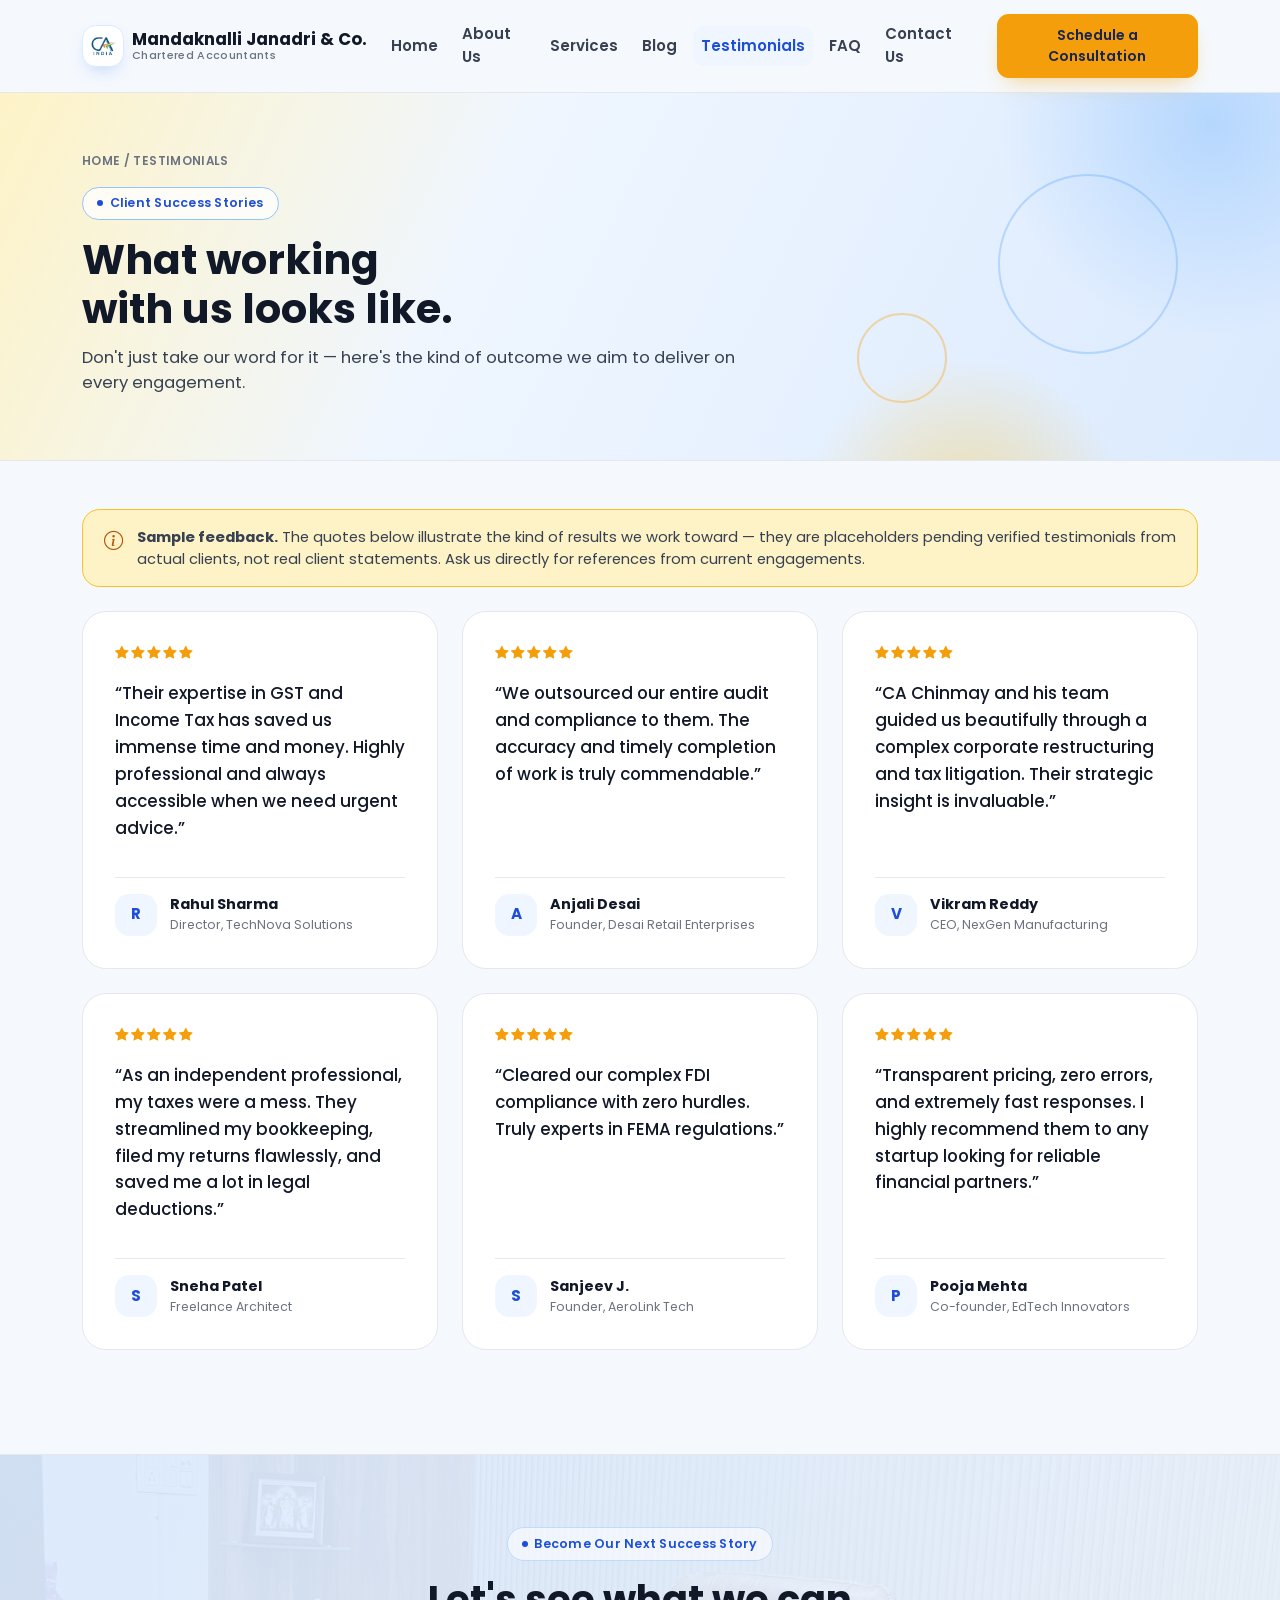
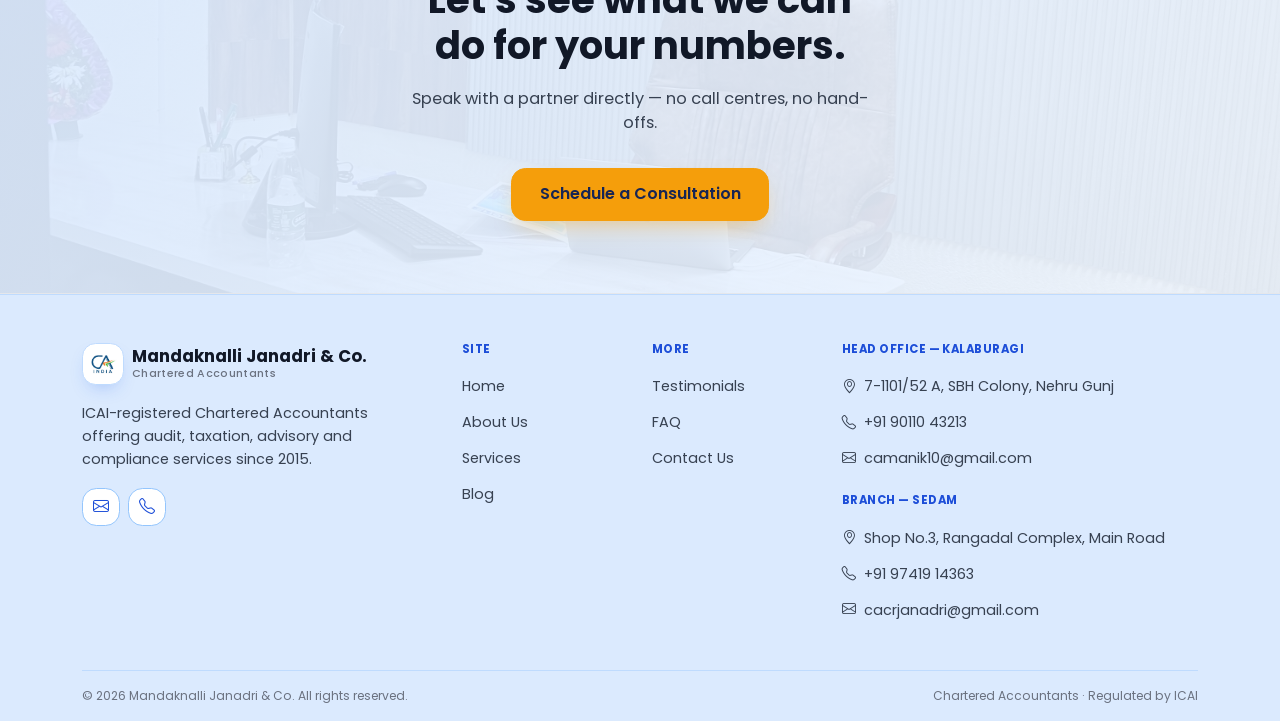
<file: testimonials.html>
<!doctype html>
<html lang="en">
<head>
<meta charset="UTF-8" />
<meta name="viewport" content="width=device-width, initial-scale=1.0" />
<title>Testimonials | Mandaknalli Janadri &amp; Co.</title>
<meta name="description" content="Sample client feedback illustrating the kind of service Mandaknalli Janadri &amp; Co. aims to deliver, pending verified client testimonials." />
<link rel="stylesheet" href="https://cdn.jsdelivr.net/npm/bootstrap@5.3.3/dist/css/bootstrap.min.css">
<link rel="stylesheet" href="https://cdn.jsdelivr.net/npm/bootstrap-icons@1.11.3/font/bootstrap-icons.css">
<link rel="preconnect" href="https://fonts.googleapis.com">
<link rel="preconnect" href="https://fonts.gstatic.com" crossorigin>
<link href="https://fonts.googleapis.com/css2?family=Poppins:wght@300;400;500;600;700&display=swap" rel="stylesheet">
<link rel="stylesheet" href="assets/style.css">
</head>
<body>

  <!-- ============================================================ NAVBAR -->
  <nav class="navbar navbar-expand-lg sticky-top" aria-label="Primary">
    <div class="container">
      <a class="navbar-brand d-flex align-items-center gap-2" href="index.html">
        <span class="navbar-brand-mark"><img src="assets/img/ca-india-logo.png" alt="CA India logo" loading="lazy" /></span>
        <span class="navbar-brand-text">
          <strong class="d-block">Mandaknalli Janadri &amp; Co.</strong>
          <span>Chartered Accountants</span>
        </span>
      </a>
      <button class="navbar-toggler" type="button" data-bs-toggle="collapse" data-bs-target="#mainNav" aria-controls="mainNav" aria-expanded="false" aria-label="Toggle navigation">
        <span class="navbar-toggler-icon"></span>
      </button>
      <div class="collapse navbar-collapse" id="mainNav">
        <ul class="navbar-nav ms-auto align-items-lg-center gap-lg-2">
          <li class="nav-item"><a class="nav-link" href="index.html">Home</a></li>
          <li class="nav-item"><a class="nav-link" href="about.html">About Us</a></li>
          <li class="nav-item"><a class="nav-link" href="services.html">Services</a></li>
          <li class="nav-item"><a class="nav-link" href="blog.html">Blog</a></li>
          <li class="nav-item"><a class="nav-link" href="testimonials.html">Testimonials</a></li>
          <li class="nav-item"><a class="nav-link" href="faq.html">FAQ</a></li>
          <li class="nav-item"><a class="nav-link" href="contact.html">Contact Us</a></li>
          <li class="nav-item ms-lg-3 mt-2 mt-lg-0">
            <a class="btn btn-gold btn-sm w-100" href="contact.html">Schedule a Consultation</a>
          </li>
        </ul>
      </div>
    </div>
  </nav>

  <main>
    <!-- ============================================================ PAGE HERO -->
    <section class="page-hero">
      <span class="ring r1" aria-hidden="true"></span><span class="ring r2" aria-hidden="true"></span>
      <div class="container reveal">
        <div class="crumb"><a href="index.html">Home</a> / Testimonials</div>
        <span class="eyebrow">Client Success Stories</span>
        <h1>What working with us looks like.</h1>
        <p>Don't just take our word for it — here's the kind of outcome we aim to deliver on
          every engagement.</p>
      </div>
    </section>

    <!-- ============================================================ SAMPLE DISCLAIMER -->
    <section class="pt-5 bg-surface">
      <div class="container">
        <div class="sample-banner reveal">
          <i class="bi bi-info-circle"></i>
          <div><strong>Sample feedback.</strong> The quotes below illustrate the kind of results we
            work toward — they are placeholders pending verified testimonials from actual clients,
            not real client statements. Ask us directly for references from current engagements.</div>
        </div>
      </div>
    </section>

    <!-- ============================================================ TESTIMONIAL GRID -->
    <section class="section-pad bg-surface pt-4">
      <div class="container">
        <div class="row g-4">

          <div class="col-md-6 col-lg-4" style="--stagger-i:0">
            <article class="testimonial-card reveal">
              <div class="stars"><i class="bi bi-star-fill"></i><i class="bi bi-star-fill"></i><i class="bi bi-star-fill"></i><i class="bi bi-star-fill"></i><i class="bi bi-star-fill"></i></div>
              <p class="quote">&ldquo;Their expertise in GST and Income Tax has saved us immense time
                and money. Highly professional and always accessible when we need urgent advice.&rdquo;</p>
              <footer>
                <div class="testimonial-avatar">R</div>
                <div><div class="name">Rahul Sharma</div><div class="role">Director, TechNova Solutions</div></div>
              </footer>
            </article>
          </div>

          <div class="col-md-6 col-lg-4" style="--stagger-i:1">
            <article class="testimonial-card reveal">
              <div class="stars"><i class="bi bi-star-fill"></i><i class="bi bi-star-fill"></i><i class="bi bi-star-fill"></i><i class="bi bi-star-fill"></i><i class="bi bi-star-fill"></i></div>
              <p class="quote">&ldquo;We outsourced our entire audit and compliance to them. The
                accuracy and timely completion of work is truly commendable.&rdquo;</p>
              <footer>
                <div class="testimonial-avatar">A</div>
                <div><div class="name">Anjali Desai</div><div class="role">Founder, Desai Retail Enterprises</div></div>
              </footer>
            </article>
          </div>

          <div class="col-md-6 col-lg-4" style="--stagger-i:2">
            <article class="testimonial-card reveal">
              <div class="stars"><i class="bi bi-star-fill"></i><i class="bi bi-star-fill"></i><i class="bi bi-star-fill"></i><i class="bi bi-star-fill"></i><i class="bi bi-star-fill"></i></div>
              <p class="quote">&ldquo;CA Chinmay and his team guided us beautifully through a complex
                corporate restructuring and tax litigation. Their strategic insight is invaluable.&rdquo;</p>
              <footer>
                <div class="testimonial-avatar">V</div>
                <div><div class="name">Vikram Reddy</div><div class="role">CEO, NexGen Manufacturing</div></div>
              </footer>
            </article>
          </div>

          <div class="col-md-6 col-lg-4" style="--stagger-i:3">
            <article class="testimonial-card reveal">
              <div class="stars"><i class="bi bi-star-fill"></i><i class="bi bi-star-fill"></i><i class="bi bi-star-fill"></i><i class="bi bi-star-fill"></i><i class="bi bi-star-fill"></i></div>
              <p class="quote">&ldquo;As an independent professional, my taxes were a mess. They
                streamlined my bookkeeping, filed my returns flawlessly, and saved me a lot in
                legal deductions.&rdquo;</p>
              <footer>
                <div class="testimonial-avatar">S</div>
                <div><div class="name">Sneha Patel</div><div class="role">Freelance Architect</div></div>
              </footer>
            </article>
          </div>

          <div class="col-md-6 col-lg-4" style="--stagger-i:4">
            <article class="testimonial-card reveal">
              <div class="stars"><i class="bi bi-star-fill"></i><i class="bi bi-star-fill"></i><i class="bi bi-star-fill"></i><i class="bi bi-star-fill"></i><i class="bi bi-star-fill"></i></div>
              <p class="quote">&ldquo;Cleared our complex FDI compliance with zero hurdles. Truly
                experts in FEMA regulations.&rdquo;</p>
              <footer>
                <div class="testimonial-avatar">S</div>
                <div><div class="name">Sanjeev J.</div><div class="role">Founder, AeroLink Tech</div></div>
              </footer>
            </article>
          </div>

          <div class="col-md-6 col-lg-4" style="--stagger-i:5">
            <article class="testimonial-card reveal">
              <div class="stars"><i class="bi bi-star-fill"></i><i class="bi bi-star-fill"></i><i class="bi bi-star-fill"></i><i class="bi bi-star-fill"></i><i class="bi bi-star-fill"></i></div>
              <p class="quote">&ldquo;Transparent pricing, zero errors, and extremely fast responses.
                I highly recommend them to any startup looking for reliable financial partners.&rdquo;</p>
              <footer>
                <div class="testimonial-avatar">P</div>
                <div><div class="name">Pooja Mehta</div><div class="role">Co-founder, EdTech Innovators</div></div>
              </footer>
            </article>
          </div>

        </div>
      </div>
    </section>

    <!-- ============================================================ CTA BAND -->
    <section class="cta-band text-center py-5">
      <div class="cta-bg" style="background-image:url('assets/img/office-desk-certificates.jpeg');" aria-hidden="true"></div>
      <div class="cta-overlay" aria-hidden="true"></div>
      <div class="container py-4 reveal">
        <span class="eyebrow eyebrow-invert">Become Our Next Success Story</span>
        <h2 class="mt-3">Let's see what we can do for your numbers.</h2>
        <p>Speak with a partner directly — no call centres, no hand-offs.</p>
        <a class="btn btn-gold" href="contact.html">Schedule a Consultation</a>
      </div>
    </section>
  </main>

  <!-- ============================================================ FOOTER -->
  <footer class="site">
    <div class="container">
      <div class="row g-4 py-5">
        <div class="col-lg-4">
          <a href="index.html" class="navbar-brand d-flex align-items-center gap-2">
            <span class="navbar-brand-mark"><img src="assets/img/ca-india-logo.png" alt="CA India logo" loading="lazy" /></span>
            <span class="navbar-brand-text"><strong class="d-block">Mandaknalli Janadri &amp; Co.</strong><span>Chartered Accountants</span></span>
          </a>
          <p class="lead-text">ICAI-registered Chartered Accountants offering audit, taxation, advisory and compliance services since 2015.</p>
          <div class="footer-social d-flex gap-2 mt-3">
            <a href="mailto:cacrjanadri@gmail.com" aria-label="Email"><i class="bi bi-envelope"></i></a>
            <a href="tel:+919741914363" aria-label="Call"><i class="bi bi-telephone"></i></a>
          </div>
        </div>
        <div class="col-6 col-lg-2">
          <h5>Site</h5>
          <ul>
            <li><a href="index.html">Home</a></li>
            <li><a href="about.html">About Us</a></li>
            <li><a href="services.html">Services</a></li>
            <li><a href="blog.html">Blog</a></li>
          </ul>
        </div>
        <div class="col-6 col-lg-2">
          <h5>More</h5>
          <ul>
            <li><a href="testimonials.html">Testimonials</a></li>
            <li><a href="faq.html">FAQ</a></li>
            <li><a href="contact.html">Contact Us</a></li>
          </ul>
        </div>
        <div class="col-lg-4">
          <h5>Head Office &mdash; Kalaburagi</h5>
          <ul>
            <li><span><i class="bi bi-geo-alt me-1"></i> 7-1101/52 A, SBH Colony, Nehru Gunj</span></li>
            <li><a href="tel:+919011043213"><i class="bi bi-telephone me-1"></i> +91 90110 43213</a></li>
            <li><a href="mailto:camanik10@gmail.com"><i class="bi bi-envelope me-1"></i> camanik10@gmail.com</a></li>
          </ul>
          <h5 class="mt-4">Branch &mdash; Sedam</h5>
          <ul>
            <li><span><i class="bi bi-geo-alt me-1"></i> Shop No.3, Rangadal Complex, Main Road</span></li>
            <li><a href="tel:+919741914363"><i class="bi bi-telephone me-1"></i> +91 97419 14363</a></li>
            <li><a href="mailto:cacrjanadri@gmail.com"><i class="bi bi-envelope me-1"></i> cacrjanadri@gmail.com</a></li>
          </ul>
        </div>
      </div>
      <div class="footer-bottom d-flex flex-wrap justify-content-between gap-2 py-3">
        <span>&copy; 2026 Mandaknalli Janadri &amp; Co. All rights reserved.</span>
        <span>Chartered Accountants &middot; Regulated by ICAI</span>
      </div>
    </div>
  </footer>

  <!-- ============================================================ MOBILE STICKY CTA -->
  <div class="mobile-cta-bar">
    <a class="btn btn-outline-brand btn-sm flex-fill" href="tel:+919741914363"><i class="bi bi-telephone me-1"></i>Call</a>
    <a class="btn btn-gold btn-sm flex-fill" href="contact.html"><i class="bi bi-calendar-check me-1"></i>Schedule a Consultation</a>
  </div>

  <script src="https://cdn.jsdelivr.net/npm/bootstrap@5.3.3/dist/js/bootstrap.bundle.min.js"></script>
  <script src="assets/app.js"></script>
</body>
</html>
</file>
<file: assets/style.css>
/* ============================================================
   THEME TOKENS — redesigned to match the reference site's visual
   language: Tailwind "blue" primary scale, Poppins throughout,
   generous rounded corners and soft shadows. Kept as an amber
   accent (rather than pure blue-on-blue) for CTAs/highlights, and
   the "MJ" monogram + partner-photo cards, as the deliberate
   departures from a 1:1 clone. Light palette lives on bare :root;
   dark palette redefines the same tokens twice (system preference
   + explicit toggle) so every viewer state resolves.
   ============================================================ */
:root{
  --primary-950:#172554;
  --primary-900:#1E3A8A;
  --primary-800:#1E40AF;
  --primary-700:#1D4ED8;
  --primary-600:#2563EB;
  --primary-500:#3B82F6;
  --primary-400:#60A5FA;
  --primary-300:#93C5FD;
  --primary-100:#DBEAFE;
  --primary-50:#EFF6FF;

  --accent-700:#B45309;
  --accent-600:#D97706;
  --accent-500:#F59E0B;
  --accent-400:#FBBF24;
  --accent-100:#FEF3C7;

  --paper:#F5F9FE;
  --surface:#FFFFFF;
  --grey-100:#EAF1FB;
  --grey-200:#DCE9FA;
  --ink-900:#111827;
  --ink-700:#374151;
  --ink-500:#6B7280;
  --line:#E5E7EB;

  --font-display:'Poppins', system-ui, sans-serif;
  --font-body:'Poppins', system-ui, sans-serif;
  --font-mono:'Poppins', system-ui, sans-serif;

  /* Bootstrap variable overrides */
  --bs-body-bg:var(--paper);
  --bs-body-color:var(--ink-900);
  --bs-body-font-family:var(--font-body);
  --bs-border-color:var(--line);
  --bs-primary:var(--primary-700);
  --bs-primary-rgb:29,78,216;
  --bs-link-color:var(--primary-700);
  --bs-link-hover-color:var(--accent-600);
  --bs-emphasis-color:var(--ink-900);
  --bs-secondary-color:var(--ink-500);
}
@media (prefers-color-scheme: dark){
  :root:not([data-theme="light"]){
    --primary-950:#0B1633; --primary-900:#132552; --primary-800:#1B3269; --primary-700:#24409C;
    --accent-700:#D97706; --accent-600:#F59E0B; --accent-500:#FBBF24; --accent-400:#FCD34D; --accent-100:#78350F;
    --paper:#0B1220; --surface:#111A2E; --grey-100:#101827; --grey-200:#182236;
    --ink-900:#F3F4F6; --ink-700:#C7CDD6; --ink-500:#8D96A6; --line:#28324A;
    --bs-body-bg:var(--paper); --bs-body-color:var(--ink-900); --bs-border-color:var(--line);
    --bs-primary:var(--accent-500); --bs-primary-rgb:251,191,36;
    --bs-link-color:var(--accent-500); --bs-emphasis-color:var(--ink-900);
  }
}
:root[data-theme="dark"]{
  --primary-950:#0B1633; --primary-900:#132552; --primary-800:#1B3269; --primary-700:#24409C;
  --accent-700:#D97706; --accent-600:#F59E0B; --accent-500:#FBBF24; --accent-400:#FCD34D; --accent-100:#78350F;
  --paper:#0B1220; --surface:#111A2E; --grey-100:#101827; --grey-200:#182236;
  --ink-900:#F3F4F6; --ink-700:#C7CDD6; --ink-500:#8D96A6; --line:#28324A;
  --bs-body-bg:var(--paper); --bs-body-color:var(--ink-900); --bs-border-color:var(--line);
  --bs-primary:var(--accent-500); --bs-primary-rgb:251,191,36;
  --bs-link-color:var(--accent-500); --bs-emphasis-color:var(--ink-900);
}

/* legacy alias map: earlier build used navy-*/gold-* names throughout
   the markup's inline bits; keep them pointing at the new tokens so
   nothing silently falls back to unstyled defaults. */
:root{
  --navy-950:var(--primary-950); --navy-900:var(--primary-900); --navy-800:var(--primary-800); --navy-700:var(--primary-700);
  --gold-600:var(--accent-600); --gold-500:var(--accent-500); --gold-400:var(--accent-400); --gold-300:var(--accent-100);
}

/* ============================================================ BASE */
html{ scroll-behavior:smooth; }
@media (prefers-reduced-motion: reduce){
  html{ scroll-behavior:auto; }
  *,*::before,*::after{ animation-duration:.001ms !important; animation-iteration-count:1 !important; transition-duration:.001ms !important; scroll-behavior:auto !important; }
}
body{ background:var(--paper); color:var(--ink-900); }
a{ text-decoration:none; }
h1,h2,h3,h4,.font-serif{ font-family:var(--font-display); font-weight:700; text-wrap:balance; }
.font-mono{ font-family:var(--font-mono); }
::selection{ background:var(--accent-400); color:var(--primary-950); }
:focus-visible{ outline:2px solid var(--accent-600); outline-offset:3px; }

.eyebrow{
  font-family:var(--font-body); font-size:.78rem; font-weight:600; letter-spacing:.02em;
  color:var(--primary-700); background:var(--primary-50); border:1px solid var(--primary-100);
  padding:.4rem .9rem; border-radius:999px; display:inline-flex; align-items:center; gap:.5em;
}
.eyebrow::before{ content:""; width:6px; height:6px; border-radius:50%; background:var(--primary-600); display:inline-block; }
/* kept as a distinct modifier for markup that still carries the class,
   but now points at the same light treatment as every other section */
.eyebrow-invert{ color:var(--primary-700); background:rgba(255,255,255,.6); border-color:var(--primary-200,#bfdbfe); }
.eyebrow-invert::before{ background:var(--primary-600); }

.bg-surface{ background:var(--paper); }
.bg-soft{ background:var(--grey-100); }
/* .bg-navy is a legacy name from the pre-redesign palette — it now maps to
   the same light surface as the rest of the site, kept only so existing
   markup doesn't need touching. */
.bg-navy{ background:var(--surface); color:var(--ink-900); }
.bg-navy .eyebrow{ color:var(--primary-700); background:var(--primary-50); border-color:var(--primary-100); }
.bg-navy .eyebrow::before{ background:var(--primary-600); }
.bg-navy h1, .bg-navy h2, .bg-navy h3, .bg-navy h4{ color:var(--ink-900); }
.text-muted-invert{ color:var(--ink-500) !important; }
.text-gold{ color:var(--accent-500) !important; }

/* Buttons ------------------------------------------------------- */
.btn{ border-radius:.9rem; font-weight:600; padding:.85rem 1.7rem; }
.btn-sm{ padding:.6rem 1.2rem; border-radius:.7rem; }
.btn-gold{
  background:var(--accent-500); border-color:var(--accent-500); color:var(--primary-950) !important;
  box-shadow:0 10px 24px -10px rgba(245,158,11,.55);
}
.btn-gold:hover, .btn-gold:focus{ background:var(--accent-400); border-color:var(--accent-400); color:var(--primary-950) !important; transform:translateY(-1px); box-shadow:0 14px 28px -10px rgba(245,158,11,.6); }
.btn-outline-invert{ border:1px solid rgba(255,255,255,.4); color:var(--paper); background:transparent; }
.btn-outline-invert:hover{ background:rgba(255,255,255,.1); color:var(--paper); }
.btn-outline-brand{ border:1.5px solid var(--line); color:var(--ink-900); background:transparent; }
.btn-outline-brand:hover{ border-color:var(--primary-600); color:var(--primary-700); background:var(--primary-50); }
.link-arrow{
  font-weight:600; color:var(--paper); border-bottom:2px solid rgba(255,255,255,.35); padding-bottom:2px;
}
.link-arrow:hover{ color:var(--accent-400); border-color:var(--accent-400); }
.link-arrow i{ transition:transform .2s ease; }
.link-arrow:hover i{ transform:translateX(4px); }
.link-arrow.dark{ color:var(--primary-700); border-color:var(--primary-200,#bfdbfe); }
.link-arrow.dark:hover{ color:var(--accent-600); border-color:var(--accent-600); }

/* Section rhythm -------------------------------------------------*/
.section-pad{ padding:6.5rem 0; }
@media (max-width:767.98px){ .section-pad{ padding:4rem 0; } }
.section-head{ max-width:640px; }
.section-head h2{ font-size:clamp(1.75rem,2.6vw,2.4rem); line-height:1.2; margin-top:1rem; }
.section-head p{ margin-top:1rem; color:var(--ink-700); font-size:1.02rem; }
.section-head.mx-auto{ text-align:center; }

/* ============================================================ NAVBAR */
.navbar-brand-mark{
  width:42px; height:42px; border-radius:.85rem; flex:none;
  background:#fff; border:1px solid var(--primary-100);
  display:flex; align-items:center; justify-content:center;
  padding:.3rem; box-shadow:0 8px 18px -8px rgba(37,99,235,.35);
  overflow:hidden;
}
.navbar-brand-mark img{ width:100%; height:100%; object-fit:contain; display:block; }
footer.site .navbar-brand-mark{ border-color:var(--primary-200,#bfdbfe); }
.navbar-brand-text{ line-height:1.15; }
.navbar-brand-text strong{ font-family:var(--font-display); font-size:1.05rem; font-weight:700; color:var(--ink-900); }
.navbar-brand-text span{ display:block; font-size:.68rem; font-weight:500; letter-spacing:.03em; color:var(--ink-500); margin-top:1px; }
.navbar{
  background:color-mix(in srgb, var(--paper) 92%, transparent);
  backdrop-filter:blur(10px);
  border-bottom:1px solid var(--line);
  padding-top:.9rem; padding-bottom:.9rem;
  transition:box-shadow .25s ease, padding .25s ease;
}
.navbar.is-scrolled{ box-shadow:0 8px 28px -18px rgba(17,24,39,.35); padding-top:.6rem; padding-bottom:.6rem; }
.navbar .nav-link{ color:var(--ink-700); font-weight:600; font-size:.94rem; padding:.55rem 1rem; border-radius:.65rem; }
.navbar .nav-link:hover, .navbar .nav-link.active{ color:var(--primary-700); background:var(--primary-50); }
:root[data-theme="dark"] .navbar .nav-link:hover{ color:var(--accent-500); background:rgba(251,191,36,.08); }
.navbar-toggler{ border:1px solid var(--line); padding:.4rem .55rem; border-radius:.6rem; }
.navbar-toggler:focus{ box-shadow:0 0 0 .2rem rgba(37,99,235,.25); }
.navbar-toggler-icon{ filter:none; }

/* ============================================================ HERO (home) — light throughout, no dark navy fill */
.hero-section{
  position:relative;
  background:linear-gradient(180deg, var(--primary-100) 0%, var(--primary-50) 100%);
  background-image:
    radial-gradient(circle at 88% 10%, var(--primary-300), transparent 50%),
    radial-gradient(circle at 8% 92%, var(--accent-100), transparent 45%);
}
.hero-grid{ padding-top:2.75rem; padding-bottom:2.75rem; }
@media (min-width:992px){
  .hero-section{ display:flex; flex-direction:column; min-height:calc(100vh - 78px); min-height:calc(100dvh - 78px); }
  .hero-grid{ flex:1 1 auto; display:flex; align-items:center; padding-top:1.5rem; padding-bottom:1.5rem; width:100%; }
  .hero-grid > .row{ width:100%; }
}
.hero-copy h1{ color:var(--ink-900); font-size:clamp(2.2rem,3.6vw,3.4rem); font-weight:700; line-height:1.14; margin:1.1rem 0 1.2rem; max-width:18ch; }
.hero-copy h1 em{ font-style:normal; color:var(--primary-700); position:relative; display:inline-block; }
.underline-accent{
  position:absolute; left:0; bottom:-.08em; height:4px; width:100%; border-radius:4px;
  background:linear-gradient(90deg, var(--accent-500), transparent);
  transform:scaleX(0); transform-origin:left; animation:underlineIn 1s cubic-bezier(.2,.7,.2,1) 1.1s forwards;
}
@keyframes underlineIn{ to{ transform:scaleX(1); } }
.hero-copy .lede{ font-size:1.1rem; color:var(--ink-700); max-width:46ch; margin-bottom:1.6rem; }

.hero-float-card{
  position:absolute; z-index:2;
  display:flex; align-items:center; gap:.65rem;
  background:rgba(255,255,255,.88); backdrop-filter:blur(10px);
  border:1px solid var(--line); border-radius:1rem;
  padding:.8rem 1rem; box-shadow:0 14px 30px -16px rgba(17,24,39,.22);
  animation:floatY 5.5s ease-in-out infinite;
}
.hero-float-card i{ color:var(--primary-600); font-size:1.15rem; }
.hero-float-card strong{ display:block; font-family:var(--font-display); font-weight:700; font-size:.86rem; color:var(--ink-900); line-height:1.2; }
.hero-float-card span{ font-size:.66rem; font-weight:500; letter-spacing:.02em; color:var(--ink-500); }
.hero-float-card.card-a{ top:1rem; left:1rem; animation-delay:0s; }
.hero-float-card.card-b{ bottom:2.6rem; right:1rem; animation-delay:1.6s; }
@keyframes floatY{ 0%,100%{ transform:translateY(0); } 50%{ transform:translateY(-9px); } }
@media (max-width:575.98px){ .hero-float-card{ display:none; } }

.hero-scroll-cue{
  position:absolute; left:50%; bottom:.9rem; transform:translateX(-50%); z-index:2;
  display:none; flex-direction:column; align-items:center; gap:.35rem;
  color:var(--ink-500); font-size:.68rem; font-weight:600; letter-spacing:.1em; text-transform:uppercase;
}
.hero-scroll-cue:hover{ color:var(--primary-700); }
.hero-scroll-cue i{ animation:bounceDown 1.8s ease-in-out infinite; }
@keyframes bounceDown{ 0%,100%{ transform:translateY(0); opacity:.55; } 50%{ transform:translateY(6px); opacity:1; } }
@media (min-width:992px){ .hero-scroll-cue{ display:flex; } }

.hero-art{
  position:relative; aspect-ratio:4/5; border-radius:1.5rem; overflow:hidden;
  background:linear-gradient(165deg, var(--primary-100), var(--primary-50) 60%);
  border:1px solid var(--line);
  box-shadow:0 30px 60px -30px rgba(17,24,39,.25);
  opacity:0; animation:heroArtIn 1s cubic-bezier(.2,.7,.2,1) .3s forwards;
}
@media (min-width:992px){ .hero-art{ aspect-ratio:auto; height:clamp(320px, 62vh, 560px); } }
@media (max-width:991.98px){ .hero-art{ aspect-ratio:16/9; margin-bottom:2rem; } }
@keyframes heroArtIn{ from{ opacity:0; transform:translateX(18px) scale(.98); } to{ opacity:1; transform:translateX(0) scale(1); } }
.hero-art img{ width:100%; height:100%; object-fit:cover; display:block; animation:kenBurns 16s ease-in-out infinite alternate; }
.hero-art-overlay{
  position:absolute; inset:0;
  background:linear-gradient(200deg, rgba(255,255,255,0) 55%, rgba(255,255,255,.55) 85%, rgba(255,255,255,.85));
}
.hero-art-badge{
  position:absolute; top:1.2rem; right:1.2rem;
  display:flex; align-items:center; gap:.7rem;
  background:rgba(255,255,255,.9); backdrop-filter:blur(8px);
  border:1px solid var(--line); border-radius:1rem;
  padding:.7rem 1rem; box-shadow:0 14px 30px -16px rgba(17,24,39,.22);
}
.hero-art-badge i{ color:var(--primary-600); font-size:1.3rem; }
.hero-art-badge strong{ display:block; font-family:var(--font-display); font-weight:700; font-size:.92rem; color:var(--ink-900); line-height:1.2; }
.hero-art-badge span{ font-size:.64rem; font-weight:500; letter-spacing:.02em; color:var(--ink-500); }
.hero-art-caption{
  position:absolute; inset:auto 0 0 0; padding:1.1rem 1.35rem;
  background:rgba(255,255,255,.92); backdrop-filter:blur(6px);
  font-size:.72rem; font-weight:500; letter-spacing:.03em;
  color:var(--ink-700); display:flex; justify-content:space-between;
}
.hero-art-caption strong{ color:var(--primary-700); font-weight:700; }
@keyframes kenBurns{ from{ transform:scale(1); } to{ transform:scale(1.09); } }

/* ============================================================ PAGE HERO (inner pages) */
.page-hero{
  position:relative; color:var(--ink-900); overflow:hidden;
  padding:3.75rem 0 3rem; border-bottom:1px solid var(--line);
  background:linear-gradient(115deg, var(--accent-100) 0%, var(--primary-50) 38%, var(--primary-100) 100%);
}
.page-hero::before, .page-hero::after{
  content:""; position:absolute; z-index:0; border-radius:50%;
}
.page-hero::before{
  width:420px; height:420px; right:-140px; top:-180px;
  background:radial-gradient(circle, var(--primary-300) 0%, transparent 72%);
  opacity:.55;
}
.page-hero::after{
  width:320px; height:320px; right:12%; bottom:-220px;
  background:radial-gradient(circle, var(--accent-400) 0%, transparent 72%);
  opacity:.4;
}
.page-hero .ring{
  position:absolute; z-index:0; border-radius:50%; border:2px solid var(--primary-400);
  opacity:.35;
}
.page-hero .ring.r1{ width:180px; height:180px; right:8%; top:22%; }
.page-hero .ring.r2{ width:90px; height:90px; right:26%; top:60%; border-color:var(--accent-500); }
.page-hero .container{ position:relative; z-index:1; }
.page-hero .eyebrow{ color:var(--primary-700); background:rgba(255,255,255,.75); border-color:var(--primary-300); }
.page-hero .eyebrow::before{ background:var(--primary-700); }
.page-hero h1{ color:var(--ink-900); font-size:clamp(2rem,3.2vw,2.9rem); margin:.9rem 0 .8rem; max-width:20ch; }
.page-hero p{ color:var(--ink-700); font-size:1.04rem; max-width:60ch; }
.page-hero .crumb{ font-size:.74rem; font-weight:600; letter-spacing:.03em; text-transform:uppercase; color:var(--ink-500); margin-bottom:1rem; }
.page-hero .crumb a{ color:var(--ink-500); }
.page-hero .crumb a:hover{ color:var(--primary-700); }

/* Reveal-image variant — scale+fade for photography */
.reveal-img{ opacity:0; transform:scale(1.06); transition:opacity .9s ease, transform 1.1s cubic-bezier(.2,.7,.2,1); }
.reveal-img.in-view{ opacity:1; transform:scale(1); }

/* About: image with overlapping quote card */
.about-photo{ position:relative; border-radius:1.5rem; overflow:hidden; aspect-ratio:4/5; box-shadow:0 24px 50px -28px rgba(17,24,39,.35); }
.about-photo img{ width:100%; height:100%; object-fit:cover; display:block; transition:transform .6s ease; }
.about-photo:hover img{ transform:scale(1.05); }
.about-figure{
  background:var(--surface); color:var(--ink-900); padding:2rem 1.9rem;
  border-radius:1.25rem; border:1px solid var(--line); border-left:4px solid var(--primary-600);
  box-shadow:0 20px 40px -28px rgba(17,24,39,.18);
}
.about-figure .quote-mark{ font-family:var(--font-display); font-weight:700; font-size:3rem; color:var(--primary-600); line-height:1; margin-bottom:.3rem; }
.about-figure p{ font-family:var(--font-display); font-weight:500; font-size:1.2rem; line-height:1.5; color:var(--ink-900); }
.about-figure footer{ margin-top:1.5rem; font-size:.72rem; font-weight:600; letter-spacing:.03em; text-transform:uppercase; color:var(--primary-700); }
.about-figure-wrap{ position:relative; margin-top:-3.5rem; margin-right:-1.5rem; margin-left:2.5rem; z-index:2; }
@media (max-width:991.98px){ .about-figure-wrap{ margin-left:1rem; margin-right:1rem; } }
.about-body p{ color:var(--ink-700); font-size:1.02rem; margin-bottom:1.1rem; max-width:56ch; }
.about-stats{ margin-top:1.6rem; padding-top:1.5rem; border-top:1px solid var(--line); }
.about-stats strong{ display:block; font-family:var(--font-display); font-weight:700; font-size:1.5rem; color:var(--primary-700); font-variant-numeric:tabular-nums; }
:root[data-theme="dark"] .about-stats strong{ color:var(--accent-500); }
.about-stats span{ font-size:.78rem; color:var(--ink-500); text-transform:uppercase; letter-spacing:.04em; }

/* Partner / people cards */
.partner-card{ border:1px solid var(--line); border-radius:1.5rem; padding:2.2rem; height:100%; background:var(--surface); box-shadow:0 1px 2px rgba(17,24,39,.04); transition:box-shadow .2s ease, transform .2s ease; }
.partner-card:hover{ box-shadow:0 24px 40px -24px rgba(17,24,39,.18); transform:translateY(-4px); }
.partner-mark{
  width:84px; height:84px; flex:none; border-radius:1.1rem;
  display:flex; align-items:center; justify-content:center;
  overflow:hidden; background:var(--primary-100);
  box-shadow:0 10px 20px -8px rgba(37,99,235,.35);
}
.partner-mark img{ width:100%; height:100%; object-fit:cover; display:block; }
.partner-mark.legacy{
  font-family:var(--font-display); font-weight:700; font-size:1.6rem; color:#fff;
  background:linear-gradient(155deg, var(--primary-600), var(--primary-800));
}
.partner-card .role{ font-size:.72rem; font-weight:700; letter-spacing:.04em; text-transform:uppercase; color:var(--primary-600); display:block; margin:.9rem 0 .3rem; }
.partner-card h3{ font-size:1.25rem; margin-bottom:.6rem; }
.partner-card p{ color:var(--ink-700); font-size:.94rem; line-height:1.65; }
.partner-card .creds{ margin-top:1rem; padding-top:1rem; border-top:1px solid var(--line); font-size:.78rem; font-weight:500; color:var(--ink-500); letter-spacing:.01em; }

/* Registration / credentials table */
.reg-table{ width:100%; border-collapse:collapse; font-size:.94rem; }
.reg-table th, .reg-table td{ padding:.85rem 1rem; border-bottom:1px solid var(--line); text-align:left; }
.reg-table th{ font-size:.7rem; font-weight:700; letter-spacing:.04em; text-transform:uppercase; color:var(--ink-500); width:40%; }
.reg-table td{ font-weight:600; }

/* Audit client history table */
.history-table{ width:100%; border-collapse:collapse; font-size:.9rem; }
.history-table th{
  font-size:.68rem; font-weight:700; letter-spacing:.03em; text-transform:uppercase;
  color:var(--ink-500); text-align:left; padding:.7rem .9rem; border-bottom:2px solid var(--line);
}
.history-table td{ padding:.7rem .9rem; border-bottom:1px solid var(--line); color:var(--ink-700); }
.history-table tr:hover td{ background:var(--primary-50); }
:root[data-theme="dark"] .history-table tr:hover td{ background:var(--grey-200); }

/* Gallery strip */
.gallery-card{ position:relative; border-radius:1.5rem; overflow:hidden; aspect-ratio:3/4; box-shadow:0 20px 40px -24px rgba(17,24,39,.3); }
.gallery-card img{ width:100%; height:100%; object-fit:cover; display:block; transition:transform .6s cubic-bezier(.2,.7,.2,1); }
.gallery-card:hover img{ transform:scale(1.08); }
.gallery-card::after{
  content:""; position:absolute; inset:0;
  background:linear-gradient(0deg, rgba(11,22,51,.85) 0%, rgba(11,22,51,.05) 55%);
}
.gallery-card .cap{ position:absolute; left:0; right:0; bottom:0; padding:1.2rem 1.3rem; z-index:1; color:var(--paper); }
.gallery-card .cap .eyebrow{ color:var(--accent-400); background:rgba(255,255,255,.1); border-color:rgba(255,255,255,.18); }
.gallery-card .cap .eyebrow::before{ background:var(--accent-400); }
.gallery-card .cap h4{ font-family:var(--font-display); font-weight:700; font-size:1.15rem; margin-top:.35rem; color:var(--paper); }

/* CTA band background photo */
/* Light CTA band — a soft tinted card, not a dark photo slab. The photo
   layer some pages still pass in via inline style is intentionally
   hidden here so every CTA band reads as one light, consistent block. */
.cta-band{
  position:relative; overflow:hidden;
  background:var(--primary-100);
  border-top:1px solid var(--line); border-bottom:1px solid var(--line);
}
.cta-band .cta-bg{
  position:absolute; inset:0; z-index:0; background-size:cover; background-position:center;
  animation:kenBurns 22s ease-in-out infinite alternate;
}
.cta-band .cta-overlay{
  position:absolute; inset:0; z-index:1;
  background:linear-gradient(120deg, rgba(219,234,254,.94), rgba(239,246,255,.9));
}
.cta-band .container{ position:relative; z-index:2; }
.cta-band h2{ color:var(--ink-900); font-size:clamp(1.8rem,3vw,2.5rem); max-width:20ch; margin:0 auto; }
.cta-band p{ color:var(--ink-700); margin:1.1rem auto 2rem; max-width:48ch; font-size:1.02rem; }
.cta-band .eyebrow-invert{ color:var(--primary-700); }
.cta-band .eyebrow-invert::before{ background:var(--primary-700); }

/* Platform ticker */
.ticker{ overflow:hidden; border-top:1px solid var(--line); border-bottom:1px solid var(--line); background:var(--grey-100); }
.ticker-track{ display:flex; width:max-content; animation:tickerScroll 26s linear infinite; }
.ticker:hover .ticker-track{ animation-play-state:paused; }
.ticker-item{
  display:flex; align-items:center; gap:.6rem; padding:1rem 2.4rem;
  font-size:.84rem; font-weight:600; color:var(--ink-500); white-space:nowrap;
}
.ticker-item i{ color:var(--accent-600); }
@keyframes tickerScroll{ from{ transform:translateX(0); } to{ transform:translateX(-50%); } }

.trust-strip{ background:var(--grey-100); border-bottom:1px solid var(--line); }
.trust-item{ display:flex; align-items:center; gap:.6rem; font-size:.86rem; color:var(--ink-700); font-weight:600; }
.trust-item i{ color:var(--primary-600); font-size:1.05rem; }

/* ============================================================ SERVICE CARDS */
.service-card{
  border:1px solid var(--line); border-radius:1.5rem; background:var(--surface);
  padding:2.1rem 1.9rem; height:100%;
  transition:transform .22s ease, box-shadow .22s ease, border-color .22s ease;
}
.service-card:hover{ transform:translateY(-6px); box-shadow:0 24px 44px -22px rgba(17,24,39,.18); border-color:var(--primary-300); }
.service-icon-badge{
  width:54px; height:54px; border-radius:1rem;
  display:flex; align-items:center; justify-content:center;
  background:var(--primary-50);
  color:var(--primary-600); font-size:1.4rem; margin-bottom:1.1rem;
}
.service-index{ font-size:.72rem; font-weight:600; color:var(--ink-500); letter-spacing:.03em; }
.service-card h3{ font-size:1.14rem; margin:.4rem 0 .7rem; }
.service-card p{ color:var(--ink-700); font-size:.93rem; line-height:1.65; }
.chip{
  font-size:.72rem; font-weight:600; letter-spacing:.01em;
  padding:.32rem .7rem; border:1px solid var(--primary-100); color:var(--primary-700); background:var(--primary-50);
  border-radius:999px; transition:border-color .15s ease, background .15s ease; display:inline-block;
}
.service-card:hover .chip{ border-color:var(--accent-500); color:var(--accent-700); background:var(--accent-100); }

/* Services page: category accordion */
.svc-accordion .accordion-item{ background:var(--surface); border:1px solid var(--line); border-radius:1.25rem !important; margin-bottom:1.25rem; overflow:hidden; }
.svc-accordion .accordion-button{
  font-family:var(--font-display); font-weight:700; font-size:1.1rem; color:var(--ink-900);
  background:var(--surface); padding:1.5rem 1.75rem; box-shadow:none !important; gap:0;
}
.svc-accordion .accordion-button:not(.collapsed){ background:var(--primary-50); color:var(--primary-800); box-shadow:inset 0 -1px 0 var(--line) !important; }
:root[data-theme="dark"] .svc-accordion .accordion-button:not(.collapsed){ color:var(--accent-500); }
.svc-accordion .accordion-button::after{ filter:none; }
.svc-accordion .accordion-body{ padding:1.75rem 1.75rem 1.5rem; }
.svc-accordion .svc-icon{
  width:44px; height:44px; border-radius:.9rem; flex:none; margin-right:1rem;
  display:inline-flex; align-items:center; justify-content:center;
  background:var(--primary-50); color:var(--primary-600); font-size:1.15rem;
}
.svc-accordion .accordion-button:not(.collapsed) .svc-icon{ background:#fff; }
.svc-item{ padding:1.15rem 0; border-bottom:1px solid var(--line); }
.svc-item:last-child{ border-bottom:0; }
.svc-item h5{ font-family:var(--font-body); font-weight:700; font-size:.98rem; margin-bottom:.35rem; }
.svc-item p{ color:var(--ink-700); font-size:.9rem; margin:0; line-height:1.55; }
.svc-count{
  font-size:.78rem; font-weight:500; color:var(--ink-500); letter-spacing:.01em;
  margin-bottom:1.5rem !important; padding-bottom:1.25rem; border-bottom:1px solid var(--line);
}

/* ============================================================ SEGMENTS */
.segment-card{ border:1px solid var(--line); border-radius:1.25rem; padding:1.8rem 1.5rem; height:100%; transition:transform .2s ease, border-color .2s ease, box-shadow .2s ease; }
.segment-card:hover{ transform:translateY(-4px); border-color:var(--primary-300); box-shadow:0 20px 36px -22px rgba(17,24,39,.16); }
.segment-card i{ font-size:1.3rem; color:var(--primary-600); }
.segment-card .tag{ font-size:.68rem; font-weight:700; letter-spacing:.03em; text-transform:uppercase; color:var(--primary-600); }
.segment-card h4{ font-family:var(--font-body); font-weight:700; font-size:1.02rem; margin:.6rem 0 .5rem; }
.segment-card p{ font-size:.88rem; color:var(--ink-700); line-height:1.55; margin:0; }

/* ============================================================ LEADERSHIP */
.leader-mark{
  width:104px; height:104px; flex:none; border-radius:1.4rem;
  display:flex; align-items:center; justify-content:center;
  overflow:hidden; background:var(--primary-100);
  box-shadow:0 14px 30px -10px rgba(37,99,235,.35);
}
.leader-mark img{ width:100%; height:100%; object-fit:cover; display:block; }
.leadership .role{ font-size:.72rem; font-weight:700; letter-spacing:.04em; text-transform:uppercase; color:var(--accent-400); display:block; margin:.4rem 0 .7rem; }
.partners-teaser .role{ font-size:.72rem; font-weight:700; letter-spacing:.04em; text-transform:uppercase; color:var(--primary-600); display:block; margin:0 0 .25rem; }
.partners-teaser h3{ color:var(--ink-900); }
.partners-teaser p{ color:var(--ink-500); }
.leadership p{ color:rgba(255,255,255,.78); max-width:60ch; font-size:.98rem; }

/* ============================================================ ARTICLE DETAIL */
.article-hero{
  position:relative; color:var(--ink-900); overflow:hidden;
  padding:3rem 0 4.5rem; border-bottom:1px solid var(--line);
  background:linear-gradient(115deg, var(--accent-100) 0%, var(--primary-50) 38%, var(--primary-100) 100%);
}
@media (min-width:768px){ .article-hero{ padding-bottom:6.5rem; } }
.article-hero::before, .article-hero::after{ content:""; position:absolute; z-index:0; border-radius:50%; }
.article-hero::before{
  width:420px; height:420px; right:-140px; top:-180px;
  background:radial-gradient(circle, var(--primary-300) 0%, transparent 72%); opacity:.55;
}
.article-hero::after{
  width:320px; height:320px; right:12%; bottom:-40px;
  background:radial-gradient(circle, var(--accent-400) 0%, transparent 72%); opacity:.4;
}
.article-hero .ring{ position:absolute; z-index:0; border-radius:50%; border:2px solid var(--primary-400); opacity:.35; }
.article-hero .ring.r1{ width:150px; height:150px; right:10%; top:18%; }
.article-hero .ring.r2{ width:80px; height:80px; right:30%; top:55%; border-color:var(--accent-500); }
.article-hero .container{ position:relative; z-index:1; }
.article-hero .crumb{ font-size:.74rem; font-weight:600; letter-spacing:.03em; text-transform:uppercase; color:var(--ink-500); margin-bottom:1.1rem; }
.article-hero .crumb a{ color:var(--ink-500); }
.article-hero .crumb a:hover{ color:var(--primary-700); }
.article-hero .badge{ margin-bottom:1rem; }
.article-hero h1{ color:var(--ink-900); font-size:clamp(1.8rem,3.4vw,2.7rem); line-height:1.2; margin:0 0 1.5rem; max-width:24ch; }
.article-meta{ display:flex; flex-wrap:wrap; gap:1rem 1.5rem; }
.article-meta .item{ display:flex; align-items:center; gap:.5rem; font-size:.86rem; font-weight:500; color:var(--ink-700); white-space:nowrap; }
.article-meta .item i{ color:var(--accent-600); }

.article-figure{ border-radius:1.5rem; overflow:hidden; aspect-ratio:21/9; margin-top:-2.5rem; position:relative; z-index:2; box-shadow:0 30px 60px -30px rgba(17,24,39,.4); }
.article-figure img{ width:100%; height:100%; object-fit:cover; display:block; }
@media (max-width:767.98px){ .article-figure{ aspect-ratio:4/3; margin-top:-2rem; } }
@media (min-width:768px){ .article-figure{ margin-top:-4rem; } }

.article-body{ font-size:1.06rem; line-height:1.85; color:var(--ink-700); }
.article-body h2{ font-size:1.5rem; margin:2.75rem 0 1rem; scroll-margin-top:6rem; }
.article-body h2:first-child{ margin-top:0; }
.article-body h3{ font-size:1.18rem; margin:2rem 0 .75rem; color:var(--ink-900); }
.article-body p{ margin-bottom:1.3rem; }
.article-body ul, .article-body ol{ margin:0 0 1.3rem; padding-left:1.4rem; }
.article-body li{ margin-bottom:.55rem; }
.article-body strong{ color:var(--ink-900); }
.article-lede{ font-size:1.2rem; color:var(--ink-900); font-weight:500; margin-bottom:1.75rem; }

.article-callout{
  background:var(--primary-50); border-left:4px solid var(--primary-600); border-radius:1rem;
  padding:1.4rem 1.6rem; margin:2rem 0; display:flex; gap:1rem; align-items:flex-start;
}
.article-callout i{ color:var(--primary-700); font-size:1.3rem; margin-top:.1rem; }
.article-callout strong{ display:block; color:var(--ink-900); margin-bottom:.25rem; }
.article-callout p{ margin:0; font-size:.95rem; color:var(--ink-700); }
.article-callout.warn{ background:var(--accent-100); border-left-color:var(--accent-600); }
.article-callout.warn i{ color:var(--accent-700); }

.article-sidebar{ position:sticky; top:6.5rem; }
.toc-card{ border:1px solid var(--line); border-radius:1.25rem; padding:1.5rem; background:var(--surface); }
.toc-card h6{ font-size:.72rem; font-weight:700; letter-spacing:.04em; text-transform:uppercase; color:var(--ink-500); margin-bottom:1rem; }
.toc-card ol{ list-style:none; margin:0; padding:0; counter-reset:toc; }
.toc-card li{ counter-increment:toc; margin-bottom:.7rem; }
.toc-card li a{
  color:var(--ink-700); font-size:.9rem; font-weight:500; display:flex; gap:.6rem;
}
.toc-card li a::before{
  content:counter(toc); flex:none; width:22px; height:22px; border-radius:.5rem;
  background:var(--primary-50); color:var(--primary-700); font-size:.72rem; font-weight:700;
  display:flex; align-items:center; justify-content:center;
}
.toc-card li a:hover{ color:var(--primary-700); }

.help-card{ background:var(--primary-100); border:1px solid var(--primary-200,#bfdbfe); color:var(--ink-900); border-radius:1.25rem; padding:1.75rem; margin-top:1.25rem; }
.help-card h6{ font-family:var(--font-display); font-size:1.1rem; margin-bottom:.5rem; color:var(--primary-900); }
.help-card p{ font-size:.88rem; color:var(--ink-700); margin-bottom:1.1rem; }

.related-card{ border:1px solid var(--line); border-radius:1.25rem; padding:1.5rem; background:var(--surface); margin-top:1.25rem; }
.related-card h6{ font-size:.72rem; font-weight:700; letter-spacing:.04em; text-transform:uppercase; color:var(--ink-500); margin-bottom:1rem; }
.related-card ul{ list-style:none; margin:0; padding:0; display:flex; flex-direction:column; gap:.9rem; }
.related-card li a{ font-size:.9rem; font-weight:600; color:var(--ink-900); line-height:1.4; display:block; }
.related-card li a:hover{ color:var(--primary-700); }
.related-card li span{ display:block; font-size:.74rem; font-weight:500; color:var(--ink-500); margin-top:.2rem; }

.byline-card{
  display:flex; align-items:center; gap:1rem; padding:1.6rem; border:1px solid var(--line);
  border-radius:1.25rem; margin-top:3rem; background:var(--grey-100);
}
.byline-card .navbar-brand-mark{ width:52px; height:52px; font-size:1.3rem; }
.byline-card strong{ display:block; font-size:.98rem; }
.byline-card span{ font-size:.84rem; color:var(--ink-500); }

.share-row{ display:flex; align-items:center; gap:.75rem; margin-top:2.5rem; padding-top:1.75rem; border-top:1px solid var(--line); }
.share-row span{ font-size:.78rem; font-weight:700; letter-spacing:.03em; text-transform:uppercase; color:var(--ink-500); }
.share-row a{
  width:38px; height:38px; border-radius:.9rem; border:1px solid var(--line);
  display:flex; align-items:center; justify-content:center; color:var(--ink-700);
  transition:border-color .2s ease, color .2s ease, background .2s ease;
}
.share-row a:hover{ border-color:var(--primary-500); color:var(--primary-700); background:var(--primary-50); }

/* ============================================================ TESTIMONIALS */
.sample-banner{
  background:var(--accent-100);
  border:1px solid var(--accent-400); border-radius:1.1rem;
  padding:1rem 1.3rem; display:flex; gap:.9rem; align-items:flex-start; font-size:.92rem; color:var(--ink-700);
}
.sample-banner i{ color:var(--accent-700); font-size:1.2rem; margin-top:.1rem; }
.testimonial-card{ border:1px solid var(--line); border-radius:1.5rem; padding:2rem; height:100%; background:var(--surface); display:flex; flex-direction:column; transition:box-shadow .2s ease, transform .2s ease; }
.testimonial-card:hover{ box-shadow:0 24px 44px -26px rgba(17,24,39,.2); transform:translateY(-4px); }
.testimonial-card .stars{ color:var(--accent-500); font-size:.85rem; margin-bottom:1rem; letter-spacing:.15em; }
.testimonial-card p.quote{ font-family:var(--font-display); font-weight:500; font-size:1.05rem; line-height:1.6; color:var(--ink-900); flex:1; }
.testimonial-card footer{ margin-top:1.2rem; padding-top:1rem; border-top:1px solid var(--line); display:flex; align-items:center; gap:.8rem; }
.testimonial-avatar{
  width:42px; height:42px; border-radius:.9rem; flex:none;
  display:flex; align-items:center; justify-content:center;
  background:var(--primary-50); color:var(--primary-700); font-family:var(--font-display); font-weight:700; font-size:.95rem;
}
.testimonial-card .name{ font-weight:700; font-size:.9rem; }
.testimonial-card .role{ font-size:.78rem; color:var(--ink-500); }

/* ============================================================ BLOG */
.blog-card{ position:relative; border:1px solid var(--line); border-radius:1.5rem; overflow:hidden; height:100%; background:var(--surface); transition:transform .2s ease, box-shadow .2s ease; display:flex; flex-direction:column; }
.blog-card:hover{ transform:translateY(-6px); box-shadow:0 24px 44px -22px rgba(17,24,39,.18); }
.blog-card .blog-tag{ background:var(--primary-700); color:#fff; }
.blog-card-image{ position:relative; aspect-ratio:16/10; overflow:hidden; background:var(--primary-50); }
.blog-card-image img{ width:100%; height:100%; object-fit:cover; display:block; transition:transform .5s cubic-bezier(.2,.7,.2,1); }
.blog-card:hover .blog-card-image img{ transform:scale(1.07); }
.blog-card-image .blog-tag{ position:absolute; top:.9rem; left:.9rem; z-index:1; box-shadow:0 8px 18px -8px rgba(17,24,39,.35); }
.blog-card-top{ padding:1.6rem 1.6rem 0; }
.blog-card-body{ padding:1.1rem 1.6rem 1.6rem; flex:1; display:flex; flex-direction:column; }
.blog-card .date{ font-size:.72rem; font-weight:600; letter-spacing:.02em; text-transform:uppercase; color:var(--accent-600); }
.blog-card h3{ font-size:1.1rem; margin:.6rem 0 .7rem; }
.blog-card p{ color:var(--ink-700); font-size:.92rem; line-height:1.6; flex:1; }
.blog-card .read-more{ margin-top:1rem; font-size:.74rem; font-weight:700; letter-spacing:.02em; text-transform:uppercase; color:var(--primary-700); }
:root[data-theme="dark"] .blog-card .read-more{ color:var(--accent-500); }

/* ============================================================ FAQ */
.faq-accordion .accordion-item{ background:transparent; border:0; border-bottom:1px solid var(--line); border-radius:0 !important; }
.faq-accordion .accordion-button{
  font-family:var(--font-body); font-weight:700; font-size:1rem; color:var(--ink-900);
  background:transparent; padding:1.3rem 0; box-shadow:none !important;
}
.faq-accordion .accordion-button:not(.collapsed){ color:var(--primary-700); }
:root[data-theme="dark"] .faq-accordion .accordion-button:not(.collapsed){ color:var(--accent-500); }
.faq-accordion .accordion-button::after{ filter:none; }
.faq-accordion .accordion-body{ padding:0 0 1.5rem; color:var(--ink-700); font-size:.94rem; line-height:1.7; }

/* ============================================================ CONTACT */
.contact-panel{ border:1px solid var(--line); border-radius:1.5rem; padding:2.6rem; height:100%; background:var(--surface); }
.contact-panel.dark{ background:var(--primary-50); border-color:var(--primary-100); border-left:4px solid var(--primary-600); }
.contact-panel h3{ font-size:1.35rem; margin-bottom:.4rem; color:var(--ink-900); }
.contact-panel .sub{ color:var(--ink-500); font-size:.92rem; margin-bottom:1.8rem; }
.contact-row{ display:flex; gap:1rem; align-items:flex-start; margin-bottom:1.35rem; }
.contact-row i{ font-size:1.2rem; color:var(--accent-500); margin-top:.15rem; flex:none; width:22px; }
.contact-row .label{ font-size:.68rem; font-weight:700; letter-spacing:.03em; text-transform:uppercase; color:var(--ink-500); margin-bottom:.2rem; }
.contact-row a, .contact-row .val{ font-size:1rem; font-weight:600; color:var(--ink-900); }
.contact-row a:hover{ color:var(--accent-500); }
.form-control{ background:var(--surface); color:var(--ink-900); border:1.5px solid var(--line); border-radius:.9rem; padding:.75rem 1rem; }
.form-control:focus{ border-color:var(--primary-500); box-shadow:0 0 0 .2rem rgba(59,130,246,.15); background:var(--surface); color:var(--ink-900); }
.form-label{ font-size:.7rem; font-weight:700; letter-spacing:.03em; text-transform:uppercase; color:var(--ink-500); }
.map-frame{ border:1px solid var(--line); border-radius:1.25rem; overflow:hidden; height:260px; }
.map-frame iframe{ width:100%; height:100%; border:0; filter:grayscale(10%); }

/* ============================================================ FOOTER */
footer.site{ background:var(--primary-100); color:var(--ink-700); border-top:1px solid var(--primary-200,#bfdbfe); }
footer.site .navbar-brand-text strong{ color:var(--ink-900); }
footer.site .navbar-brand-text span{ color:var(--ink-500); }
footer.site p.lead-text{ margin-top:1.1rem; font-size:.9rem; color:var(--ink-700); max-width:34ch; line-height:1.6; }
.footer-social a{
  width:38px; height:38px; border:1px solid var(--primary-300); border-radius:.9rem;
  display:flex; align-items:center; justify-content:center; color:var(--primary-700); background:var(--surface); transition:border-color .2s ease, color .2s ease, background .2s ease;
}
.footer-social a:hover{ border-color:var(--accent-500); color:var(--accent-400); background:rgba(245,158,11,.1); }
footer.site h5{ font-size:.72rem; font-weight:700; letter-spacing:.04em; text-transform:uppercase; color:var(--primary-700); margin-bottom:1.1rem; }
footer.site ul{ list-style:none; padding:0; margin:0; display:flex; flex-direction:column; gap:.75rem; }
footer.site ul a, footer.site ul span{ font-size:.9rem; color:var(--ink-700); }
footer.site ul a:hover{ color:var(--primary-700); }
.footer-bottom{ border-top:1px solid var(--primary-200,#bfdbfe); font-size:.76rem; color:var(--ink-500); }

/* ============================================================ SCROLL REVEAL */
.reveal{ opacity:0; transform:translateY(28px); transition:opacity .7s cubic-bezier(.2,.7,.2,1), transform .7s cubic-bezier(.2,.7,.2,1); }
.reveal.in-view{ opacity:1; transform:translateY(0); }
/* --stagger-i is set inline on each grid cell and inherits down to the
   card/photo inside it, so cards in the same row fade in staggered rather
   than as one block */
.service-card.reveal, .segment-card.reveal, .gallery-card.reveal-img,
.partner-card.reveal, .testimonial-card.reveal, .blog-card.reveal{
  transition-delay:calc(var(--stagger-i, 0) * 90ms);
}

/* Hero load-in sequence */
.hero-anim > *{ opacity:0; transform:translateY(16px); animation:heroIn .8s cubic-bezier(.2,.7,.2,1) forwards; }
.hero-anim > *:nth-child(1){ animation-delay:.05s; }
.hero-anim > *:nth-child(2){ animation-delay:.18s; }
.hero-anim > *:nth-child(3){ animation-delay:.32s; }
.hero-anim > *:nth-child(4){ animation-delay:.46s; }
.hero-anim > *:nth-child(5){ animation-delay:.6s; }
@keyframes heroIn{ to{ opacity:1; transform:translateY(0); } }

/* Animated counter */
.count-up{ font-variant-numeric:tabular-nums; }

/* Sticky mobile CTA */
.mobile-cta-bar{
  position:fixed; left:0; right:0; bottom:0; z-index:60;
  display:none; gap:.6rem; padding:.7rem .9rem;
  background:var(--surface); border-top:1px solid var(--line);
  box-shadow:0 -10px 26px -14px rgba(17,24,39,.18);
}
@media (max-width:767.98px){ .mobile-cta-bar{ display:flex; } body{ padding-bottom:64px; } }
</file>
